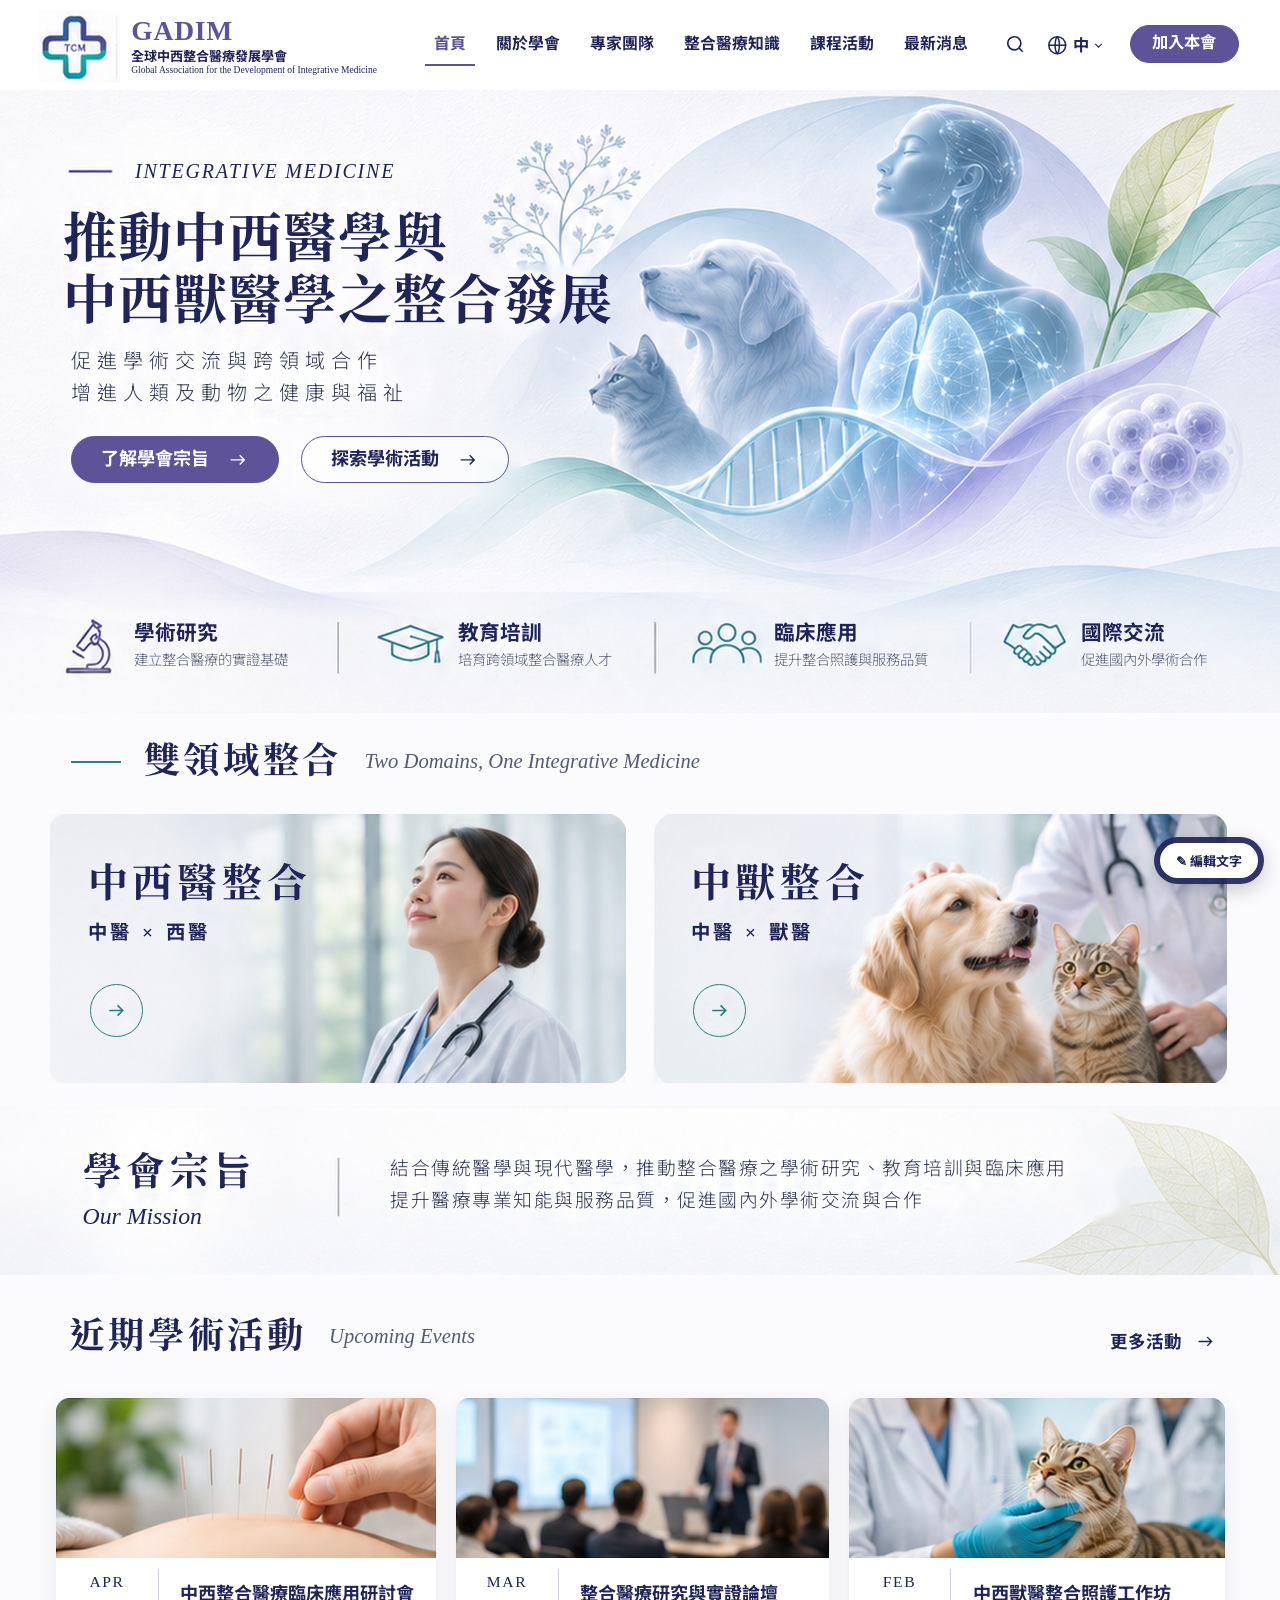
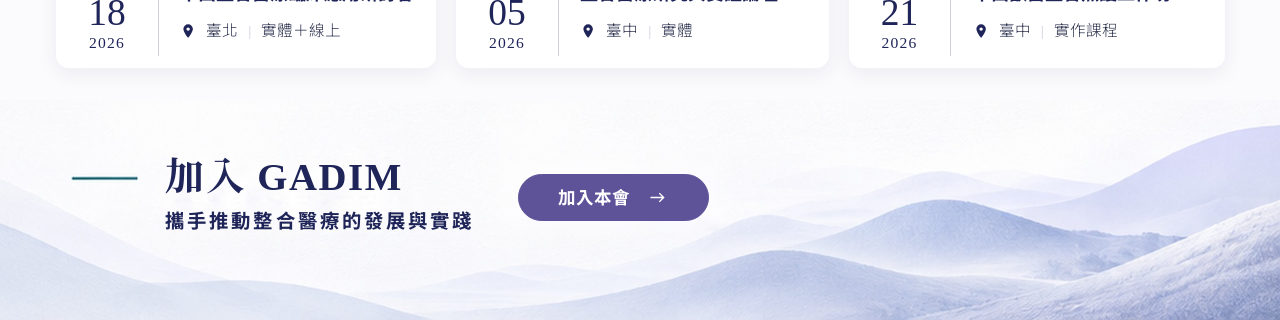
<file: index.html>
<!doctype html>
<html lang="zh-Hant">
<head>
<meta charset="utf-8">
<meta name="viewport" content="width=device-width, initial-scale=1">
<title>GADIM 全球中西整合醫療發展學會</title>
<meta name="description" content="全球中西整合醫療發展學會（GADIM）推動中西醫學與中西獸醫學之整合發展。">
<!-- 備用字型：電腦沒有微軟正黑體／新細明體時（如 Mac、手機）才會用到 -->
<link rel="preconnect" href="https://fonts.googleapis.com">
<link rel="preconnect" href="https://fonts.gstatic.com" crossorigin>
<link href="https://fonts.googleapis.com/css2?family=Noto+Sans+TC:wght@300;700&family=Noto+Serif+TC:wght@700&family=Tinos:ital,wght@0,400;0,700;1,400&display=swap" rel="stylesheet">
<link rel="stylesheet" href="style.css">
<link rel="stylesheet" href="header.css">
<link rel="stylesheet" href="nav-dropdown.css">
</head>
<body>
<div class="page">

<!-- ================= 頁首（共用，樣式見 header.css） ================= -->
<header class="gh">
  <div class="gh-inner">
    <a class="gh-brand" href="index.html" aria-label="GADIM 首頁">
      <img class="gh-logo gh-abs" style="--x:30;--y:8" src="images/logo.png" alt="GADIM 標誌">
      <div class="gh-text gh-abs" style="--x:105;--y:11">
        <div class="gh-name">GADIM</div>
        <div class="gh-zh">全球中西整合醫療發展學會</div>
        <div class="gh-en">Global Association for the Development of Integrative Medicine</div>
      </div>
    </a>
    <nav class="gh-nav gh-abs" id="nav" style="--x:347;--y:29" aria-label="主要導覽">
      <a href="index.html" class="active" aria-current="page">首頁</a>
      <a href="about.html">關於學會</a>
      <div class="nav-drop">
        <a href="expert-chen-jianlin.html" class="nav-drop-toggle" aria-haspopup="true" aria-expanded="false">專家團隊</a>
        <div class="nav-drop-menu">
          <ul class="nav-drop-list">
            <li class="nav-drop-group">中醫師</li>
            <li><a href="expert-chen-jianlin.html">陳建霖 醫師</a></li>
            <li><a href="expert-qiu-yingsheng.html">丘應生 醫師</a></li>
            <li><a href="expert-chen-yiguang.html">陳逸光 醫師</a></li>
            <li class="nav-drop-group">西醫師</li>
            <li><a href="expert-lin-xintai.html">林新泰 醫師</a></li>
            <li class="nav-drop-group">獸醫師</li>
            <li><a href="expert-lin-gengxuan.html">林耿玄 獸醫師</a></li>
            <li class="nav-drop-group">護理師</li>
            <li><a href="expert-luo-xiaofen.html">羅筱芬 護理師</a></li>
          </ul>
        </div>
      </div>
      <a href="index.html">整合醫療知識</a>
      <a href="index.html">課程活動</a>
      <a href="index.html">最新消息</a>
    </nav>
    <div class="gh-tools">
      <button class="gh-icon gh-search gh-abs" style="--x:803;--y:26" aria-label="搜尋">
        <svg viewBox="0 0 24 24" fill="none" stroke="currentColor" stroke-width="1.8"><circle cx="11" cy="11" r="7"/><path d="m20 20-4-4"/></svg>
      </button>
      <button class="gh-icon gh-lang gh-abs" style="--x:837;--y:26" aria-label="語言">
        <svg viewBox="0 0 24 24" fill="none" stroke="currentColor" stroke-width="1.6"><circle cx="12" cy="12" r="9"/><path d="M3 12h18M12 3c3 3.5 3 14.5 0 18M12 3c-3 3.5-3 14.5 0 18"/></svg>
        <span>中</span>
        <svg viewBox="0 0 24 24" fill="none" stroke="currentColor" stroke-width="2" style="width:.8em;height:.8em"><path d="m6 9 6 6 6-6"/></svg>
      </button>
      <a class="gh-join gh-abs" style="--x:904;--y:20" href="join.html"><span>加入本會</span></a>
      <button class="gh-icon gh-menu" aria-label="選單" aria-controls="nav" onclick="document.getElementById('nav').classList.toggle('open')">
        <svg viewBox="0 0 24 24" fill="none" stroke="currentColor" stroke-width="2"><path d="M4 7h16M4 12h16M4 17h16"/></svg>
      </button>
    </div>
  </div>
</header>

<main>
  <!-- ================= 主視覺 ================= -->
  <section class="hero">
    <div class="hero-bg" role="img" aria-label="人體、狗與貓的整合醫學意象圖"></div>
    <div class="hero-copy">
      <div class="eyebrow abs" style="--x:108;--y:56">INTEGRATIVE MEDICINE</div>
      <h1 class="font-title abs" style="--x:50;--y:94">推動中西醫學與<br>中西獸醫學之整合發展</h1>
      <p class="hero-lead abs" style="--x:57;--y:205">促進學術交流與跨領域合作<br>增進人類及動物之健康與福祉</p>
      <div class="hero-actions abs" style="--x:57;--y:277">
        <a class="btn btn-primary" href="about.html#mission"><span>了解學會宗旨</span>
          <svg class="arrow" viewBox="0 0 24 24" fill="none" stroke="currentColor" stroke-width="1.6"><path d="M4 12h15m-5-5 5 5-5 5"/></svg></a>
        <a class="btn btn-outline" href="#events"><span>探索學術活動</span>
          <svg class="arrow" viewBox="0 0 24 24" fill="none" stroke="currentColor" stroke-width="1.6"><path d="M4 12h15m-5-5 5 5-5 5"/></svg></a>
      </div>
    </div>
  </section>

  <!-- ================= 四大特色 ================= -->
  <section class="features">
    <div class="feature">
      <img class="feature-icon abs" style="--x:48;--y:18;--iw:48" src="images/icon1.png" alt="">
      <div class="feature-text abs" style="--x:107;--y:26"><h3 class="font-sub">學術研究</h3><p>建立整合醫療的實證基礎</p></div>
    </div>
    <span class="vline" style="left:calc(270 * var(--u));top:calc(27 * var(--u))"></span>
    <div class="feature">
      <img class="feature-icon abs" style="--x:296;--y:20;--iw:64" src="images/icon2.png" alt="">
      <div class="feature-text abs" style="--x:366;--y:26"><h3 class="font-sub">教育培訓</h3><p>培育跨領域整合醫療人才</p></div>
    </div>
    <span class="vline" style="left:calc(523 * var(--u));top:calc(27 * var(--u))"></span>
    <div class="feature">
      <img class="feature-icon abs" style="--x:549;--y:20;--iw:64" src="images/icon3.png" alt="">
      <div class="feature-text abs" style="--x:619;--y:26"><h3 class="font-sub">臨床應用</h3><p>提升整合照護與服務品質</p></div>
    </div>
    <span class="vline" style="left:calc(777 * var(--u));top:calc(27 * var(--u))"></span>
    <div class="feature">
      <img class="feature-icon abs" style="--x:797;--y:20;--iw:61" src="images/icon4.png" alt="">
      <div class="feature-text abs" style="--x:865;--y:26"><h3 class="font-sub">國際交流</h3><p>促進國內外學術合作</p></div>
    </div>
  </section>

  <!-- ================= 雙領域整合 ================= -->
  <section class="domains-sec">
    <div class="section-title abs" style="--x:57;--y:22">
      <span class="dash"></span>
      <h2 class="font-title">雙領域整合</h2>
      <span class="en-italic">Two Domains, One Integrative Medicine</span>
    </div>
    <a class="domain-card abs" href="#" style="--x:40;--y:81;--w:461;--img:url('images/card-tcm.jpg')">
      <div class="in"><h3 class="font-title">中西醫整合</h3><p>中醫 × 西醫</p></div>
      <span class="circle-btn"><svg class="arrow" viewBox="0 0 24 24" fill="none" stroke="currentColor" stroke-width="1.6"><path d="M5 12h13m-5-5 5 5-5 5"/></svg></span>
    </a>
    <a class="domain-card abs" href="#" style="--x:522;--y:81;--w:459;--img:url('images/card-vet.jpg')">
      <div class="in"><h3 class="font-title">中獸整合</h3><p>中醫 × 獸醫</p></div>
      <span class="circle-btn"><svg class="arrow" viewBox="0 0 24 24" fill="none" stroke="currentColor" stroke-width="1.6"><path d="M5 12h13m-5-5 5 5-5 5"/></svg></span>
    </a>
  </section>

  <!-- ================= 學會宗旨 ================= -->
  <section class="mission" id="mission">
    <div class="mission-title abs" style="--x:66;--y:33">
      <h2 class="font-title">學會宗旨</h2>
      <div class="en-italic">Our Mission</div>
    </div>
    <p class="mission-text abs" style="--x:312;--y:37">結合傳統醫學與現代醫學，推動整合醫療之學術研究、教育培訓與臨床應用<br>提升醫療專業知能與服務品質，促進國內外學術交流與合作</p>
  </section>

  <!-- ================= 近期學術活動 ================= -->
  <section class="events-sec" id="events">
    <div class="events-head">
      <div class="section-title abs" style="--x:55;--y:32">
        <h2 class="font-title">近期學術活動</h2>
        <span class="en-italic">Upcoming Events</span>
      </div>
      <a class="more-link abs" style="--x:888;--y:42" href="#"><span>更多活動</span>
        <svg class="arrow" viewBox="0 0 24 24" fill="none" stroke="currentColor" stroke-width="1.6"><path d="M4 12h15m-5-5 5 5-5 5"/></svg></a>
    </div>

    <a class="event-card abs" href="#" style="--x:45;--y:98;--w:304">
      <img src="images/event1.jpg" alt="針灸臨床">
      <div class="event-body">
        <div class="event-date"><span class="m">APR</span><span class="d">18</span><span class="y">2026</span></div>
        <div class="event-info">
          <h3 class="font-sub">中西整合醫療臨床應用研討會</h3>
          <div class="event-meta"><svg viewBox="0 0 24 24" fill="currentColor"><path d="M12 2a7 7 0 0 0-7 7c0 5 7 13 7 13s7-8 7-13a7 7 0 0 0-7-7zm0 9.5A2.5 2.5 0 1 1 12 6.5a2.5 2.5 0 0 1 0 5z"/></svg><span>臺北</span><span class="sep">|</span><span>實體＋線上</span></div>
        </div>
      </div>
    </a>
    <a class="event-card abs" href="#" style="--x:365;--y:98;--w:298">
      <img src="images/event2.jpg" alt="研究論壇會場">
      <div class="event-body">
        <div class="event-date"><span class="m">MAR</span><span class="d">05</span><span class="y">2026</span></div>
        <div class="event-info">
          <h3 class="font-sub">整合醫療研究與實證論壇</h3>
          <div class="event-meta"><svg viewBox="0 0 24 24" fill="currentColor"><path d="M12 2a7 7 0 0 0-7 7c0 5 7 13 7 13s7-8 7-13a7 7 0 0 0-7-7zm0 9.5A2.5 2.5 0 1 1 12 6.5a2.5 2.5 0 0 1 0 5z"/></svg><span>臺中</span><span class="sep">|</span><span>實體</span></div>
        </div>
      </div>
    </a>
    <a class="event-card abs" href="#" style="--x:679;--y:98;--w:301">
      <img src="images/event3.jpg" alt="獸醫照護貓咪">
      <div class="event-body">
        <div class="event-date"><span class="m">FEB</span><span class="d">21</span><span class="y">2026</span></div>
        <div class="event-info">
          <h3 class="font-sub">中西獸醫整合照護工作坊</h3>
          <div class="event-meta"><svg viewBox="0 0 24 24" fill="currentColor"><path d="M12 2a7 7 0 0 0-7 7c0 5 7 13 7 13s7-8 7-13a7 7 0 0 0-7-7zm0 9.5A2.5 2.5 0 1 1 12 6.5a2.5 2.5 0 0 1 0 5z"/></svg><span>臺中</span><span class="sep">|</span><span>實作課程</span></div>
        </div>
      </div>
    </a>
  </section>

  <!-- ================= 加入 GADIM ================= -->
  <section class="join" id="join">
    <div class="join-title abs" style="--x:132;--y:43">
      <div>
        <h2 class="font-title">加入 GADIM</h2>
        <p>攜手推動整合醫療的發展與實踐</p>
      </div>
    </div>
    <a class="btn btn-primary abs" style="--x:414;--y:59" href="join.html"><span>加入本會</span>
      <svg class="arrow" viewBox="0 0 24 24" fill="none" stroke="currentColor" stroke-width="1.6"><path d="M4 12h15m-5-5 5 5-5 5"/></svg></a>
  </section>
</main>
</div>

<!-- ================= 文字編輯工具 ================= -->
<div class="edit-bar" data-tool>
  <button type="button" id="editToggle">✎ 編輯文字</button>
  <button type="button" id="saveBtn" hidden>下載修改後的網頁</button>
</div>
<div class="toast" id="toast" data-tool></div>

<script src="editor.js"></script>
<script src="nav-dropdown.js"></script>
</body>
</html>
</file>
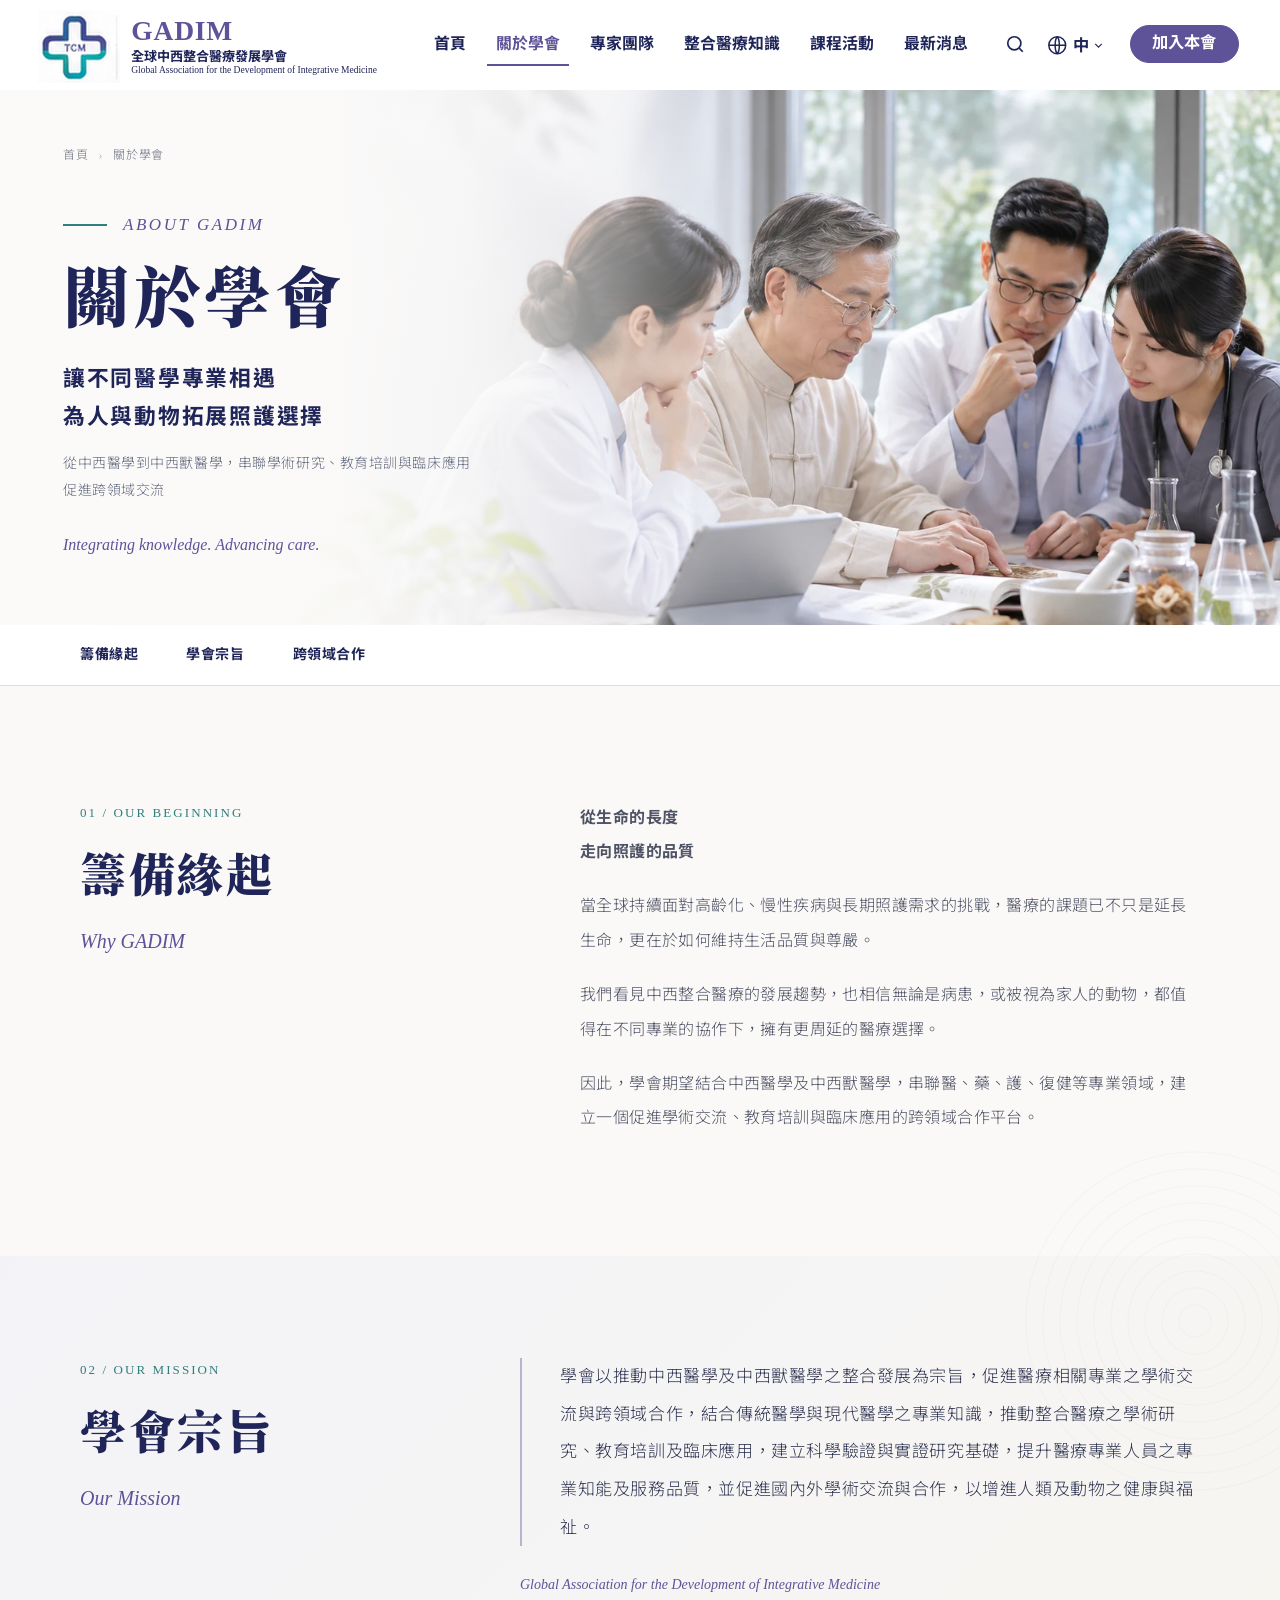
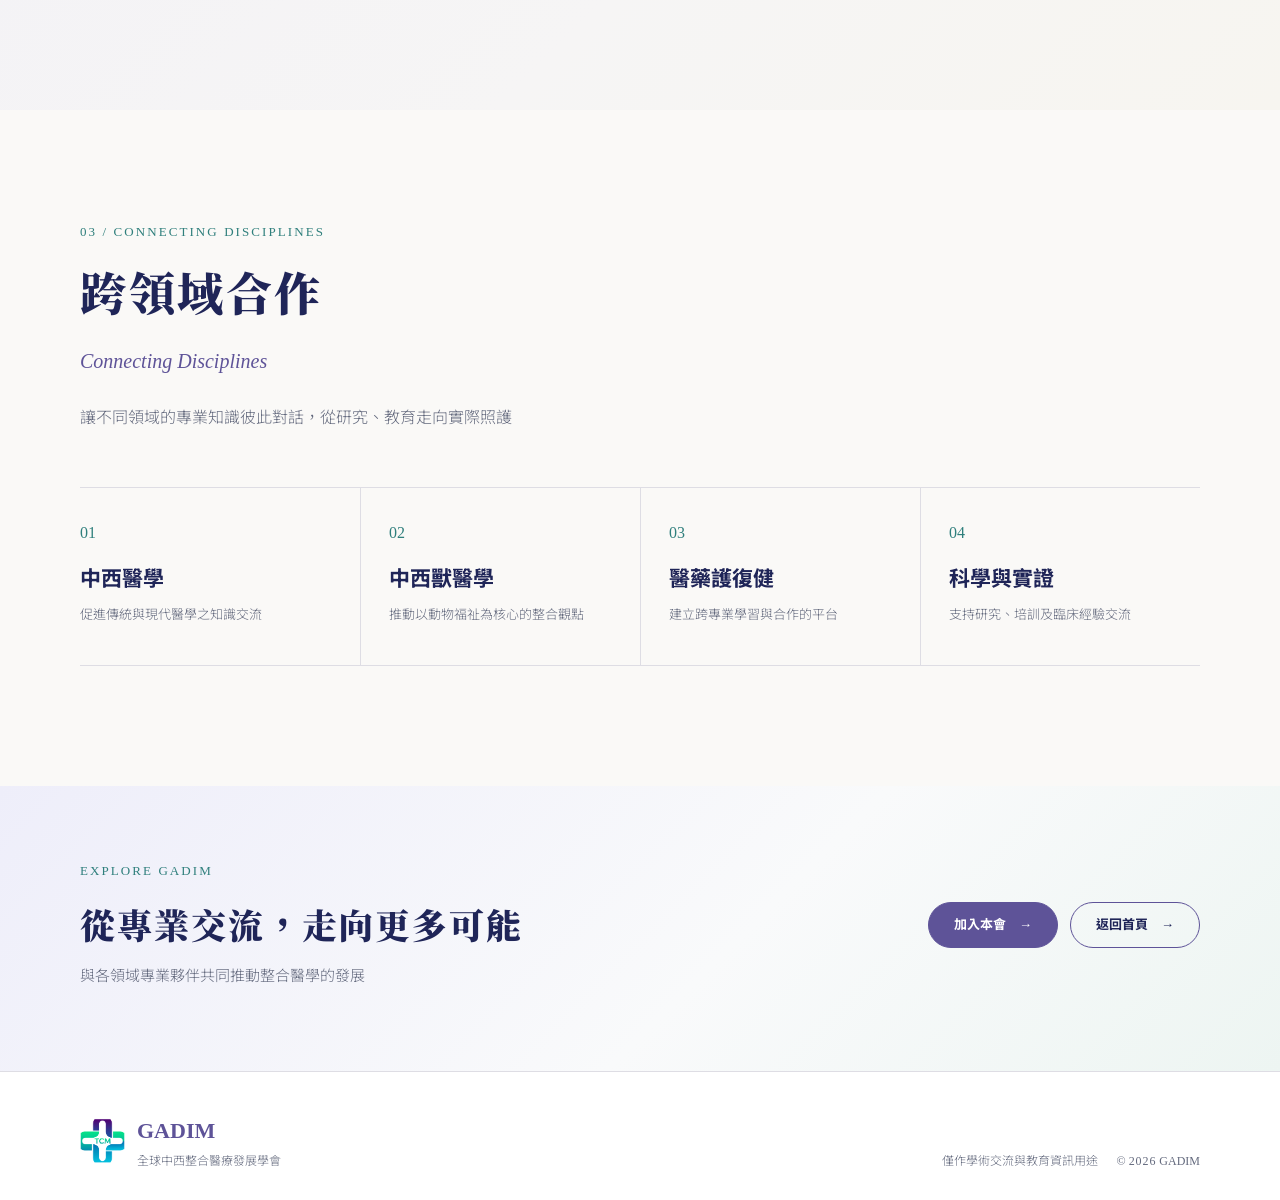
<file: about.html>
<!doctype html>
<html lang="zh-Hant">
<head>
<meta charset="utf-8">
<meta name="viewport" content="width=device-width, initial-scale=1">
<meta name="description" content="GADIM 全球中西整合醫療發展學會，致力於中西醫學與中西獸醫學整合，促進學術交流、跨專業合作、教育培訓與臨床應用。">
<title>關於學會｜GADIM 全球中西整合醫療發展學會</title>
<link rel="stylesheet" href="about.css">
<link rel="stylesheet" href="header.css">
<link rel="stylesheet" href="nav-dropdown.css">
</head>
<body>
<div class="page">
<!-- ================= 頁首（共用，樣式見 header.css） ================= -->
<header class="gh">
  <div class="gh-inner">
    <a class="gh-brand" href="index.html" aria-label="GADIM 首頁">
      <img class="gh-logo gh-abs" style="--x:30;--y:8" src="images/logo.png" alt="GADIM 標誌">
      <div class="gh-text gh-abs" style="--x:105;--y:11">
        <div class="gh-name">GADIM</div>
        <div class="gh-zh">全球中西整合醫療發展學會</div>
        <div class="gh-en">Global Association for the Development of Integrative Medicine</div>
      </div>
    </a>
    <nav class="gh-nav gh-abs" id="nav" style="--x:347;--y:29" aria-label="主要導覽">
      <a href="index.html">首頁</a>
      <a href="about.html" class="active" aria-current="page">關於學會</a>
      <div class="nav-drop">
        <a href="expert-chen-jianlin.html" class="nav-drop-toggle" aria-haspopup="true" aria-expanded="false">專家團隊</a>
        <div class="nav-drop-menu">
          <ul class="nav-drop-list">
            <li class="nav-drop-group">中醫師</li>
            <li><a href="expert-chen-jianlin.html">陳建霖 醫師</a></li>
            <li><a href="expert-qiu-yingsheng.html">丘應生 醫師</a></li>
            <li><a href="expert-chen-yiguang.html">陳逸光 醫師</a></li>
            <li class="nav-drop-group">西醫師</li>
            <li><a href="expert-lin-xintai.html">林新泰 醫師</a></li>
            <li class="nav-drop-group">獸醫師</li>
            <li><a href="expert-lin-gengxuan.html">林耿玄 獸醫師</a></li>
            <li class="nav-drop-group">護理師</li>
            <li><a href="expert-luo-xiaofen.html">羅筱芬 護理師</a></li>
          </ul>
        </div>
      </div>
      <a href="index.html">整合醫療知識</a>
      <a href="index.html">課程活動</a>
      <a href="index.html">最新消息</a>
    </nav>
    <div class="gh-tools">
      <button class="gh-icon gh-search gh-abs" style="--x:803;--y:26" aria-label="搜尋">
        <svg viewBox="0 0 24 24" fill="none" stroke="currentColor" stroke-width="1.8"><circle cx="11" cy="11" r="7"/><path d="m20 20-4-4"/></svg>
      </button>
      <button class="gh-icon gh-lang gh-abs" style="--x:837;--y:26" aria-label="語言">
        <svg viewBox="0 0 24 24" fill="none" stroke="currentColor" stroke-width="1.6"><circle cx="12" cy="12" r="9"/><path d="M3 12h18M12 3c3 3.5 3 14.5 0 18M12 3c-3 3.5-3 14.5 0 18"/></svg>
        <span>中</span>
        <svg viewBox="0 0 24 24" fill="none" stroke="currentColor" stroke-width="2" style="width:.8em;height:.8em"><path d="m6 9 6 6 6-6"/></svg>
      </button>
      <a class="gh-join gh-abs" style="--x:904;--y:20" href="join.html"><span>加入本會</span></a>
      <button class="gh-icon gh-menu" aria-label="選單" aria-controls="nav" onclick="document.getElementById('nav').classList.toggle('open')">
        <svg viewBox="0 0 24 24" fill="none" stroke="currentColor" stroke-width="2"><path d="M4 7h16M4 12h16M4 17h16"/></svg>
      </button>
    </div>
  </div>
</header>
<main>
<section class="about-hero" aria-label="關於學會頁首">
<div class="hero-content">
 <div class="breadcrumb"><a href="index.html">首頁</a><span>›</span>關於學會</div>
 <div class="eyebrow">ABOUT GADIM</div>
 <h1 class="zh-title">關於學會</h1>
 <p class="hero-lead">讓不同醫學專業相遇<br>為人與動物拓展照護選擇</p>
 <p class="hero-caption">從中西醫學到中西獸醫學<span class="cap-sep">，</span><br class="cap-m">串聯學術研究、教育培訓與臨床應用<br>促進跨領域交流</p>
 <p class="hero-micro">Integrating knowledge. Advancing care.</p>
</div>
</section>
<nav class="subnav" aria-label="本頁導覽"><div class="subnav-inner"><a href="#story">籌備緣起</a><a href="#mission">學會宗旨</a><a href="#principles">跨領域合作</a></div></nav>
<section class="story" id="story"><div class="shell"><div class="story-grid">
 <div><span class="section-index">01 / OUR BEGINNING</span><h2 class="zh-title">籌備緣起</h2><div class="en-italic">Why GADIM</div></div>
 <div class="story-copy"><p class="story-intro">從生命的長度<br>走向照護的品質</p>
 <p>當全球持續面對高齡化、慢性疾病與長期照護需求的挑戰，醫療的課題已不只是延長生命，更在於如何維持生活品質與尊嚴。</p>
 <p>我們看見中西整合醫療的發展趨勢，也相信無論是病患，或被視為家人的動物，都值得在不同專業的協作下，擁有更周延的醫療選擇。</p>
 <p>因此，學會期望結合中西醫學及中西獸醫學，串聯醫、藥、護、復健等專業領域，建立一個促進學術交流、教育培訓與臨床應用的跨領域合作平台。</p>
 </div></div></div></section>
<section class="mission" id="mission"><div class="shell"><div class="mission-grid">
 <div><span class="section-index">02 / OUR MISSION</span><h2 class="zh-title">學會宗旨</h2><div class="en-italic">Our Mission</div></div>
 <div><p class="mission-copy">學會以推動中西醫學及中西獸醫學之整合發展為宗旨，促進醫療相關專業之學術交流與跨領域合作，結合傳統醫學與現代醫學之專業知識，推動整合醫療之學術研究、教育培訓及臨床應用，建立科學驗證與實證研究基礎，提升醫療專業人員之專業知能及服務品質，並促進國內外學術交流與合作，以增進人類及動物之健康與福祉。</p><p class="mission-small">Global Association for the Development of Integrative Medicine</p></div>
 </div></div></section>
<section class="principles" id="principles"><div class="shell">
 <div class="principles-header"><span class="section-index">03 / CONNECTING DISCIPLINES</span><h2 class="zh-title">跨領域合作</h2><div class="en-italic">Connecting Disciplines</div><p>讓不同領域的專業知識彼此對話，從研究、教育走向實際照護</p></div>
 <div class="principles-grid">
 <div class="principle"><b>01</b><h3 class="zh-sub">中西醫學</h3><p>促進傳統與現代醫學之知識交流</p></div>
 <div class="principle"><b>02</b><h3 class="zh-sub">中西獸醫學</h3><p>推動以動物福祉為核心的整合觀點</p></div>
 <div class="principle"><b>03</b><h3 class="zh-sub">醫藥護復健</h3><p>建立跨專業學習與合作的平台</p></div>
 <div class="principle"><b>04</b><h3 class="zh-sub">科學與實證</h3><p>支持研究、培訓及臨床經驗交流</p></div>
 </div></div></section>
<section class="cta"><div class="shell"><div class="cta-inner"><div><span class="section-index">EXPLORE GADIM</span><h2 class="zh-title">從專業交流，走向更多可能</h2><p>與各領域專業夥伴共同推動整合醫學的發展</p></div><div class="cta-actions"><a class="pill" href="index.html#join">加入本會　→</a><a class="pill outline" href="index.html">返回首頁　→</a></div></div></div></section>
</main>
<footer class="footer"><div class="shell"><div class="footer-inner"><div class="footer-logo"><img src="images/logo-hd.png" alt=""><div><strong>GADIM</strong><div class="small">全球中西整合醫療發展學會</div></div></div><div class="footer-links"><span>僅作學術交流與教育資訊用途</span><span>© <span class="en">2026</span> GADIM</span></div></div></div></footer>
</div>
<script src="nav-dropdown.js"></script>
</body></html>
</file>
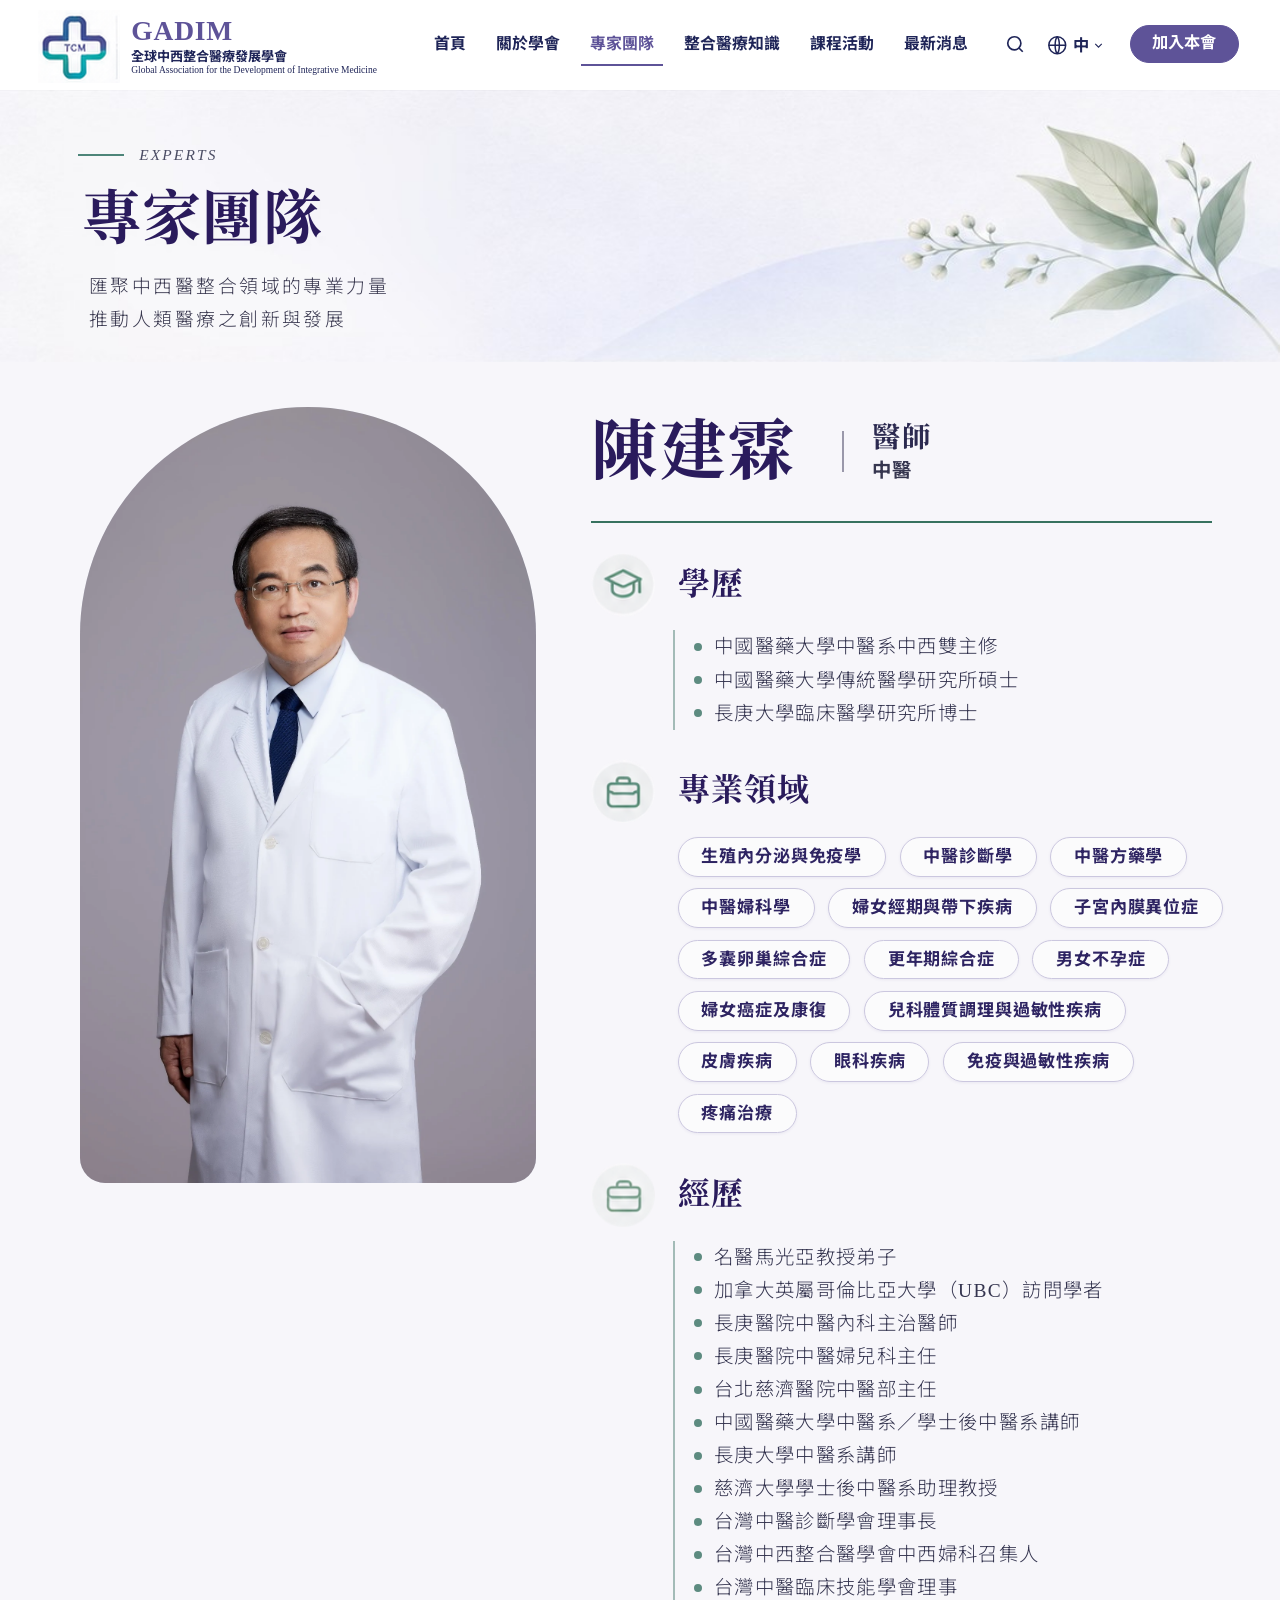
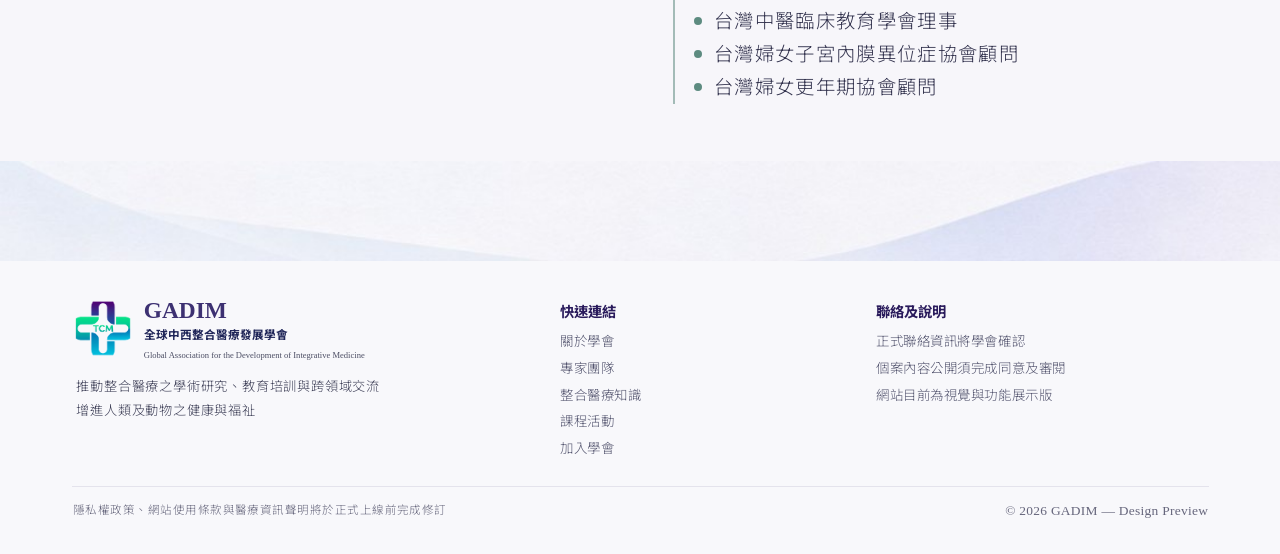
<file: expert-chen-jianlin.html>
<!doctype html>
<html lang="zh-Hant">
<head>
<meta charset="utf-8">
<meta name="viewport" content="width=device-width, initial-scale=1">
<title>陳建霖 醫師｜GADIM 全球中西整合醫療發展學會</title>
<meta name="description" content="GADIM 專家團隊：陳建霖醫師，中醫。學歷、專業領域與經歷。">
<!-- 備用字型：電腦沒有微軟正黑體／新細明體時（如 Mac、手機）才會用到 -->
<link rel="preconnect" href="https://fonts.googleapis.com">
<link rel="preconnect" href="https://fonts.gstatic.com" crossorigin>
<link href="https://fonts.googleapis.com/css2?family=Noto+Sans+TC:wght@300;700&family=Noto+Serif+TC:wght@700&family=Tinos:ital,wght@0,400;0,700;1,400&display=swap" rel="stylesheet">
<link rel="stylesheet" href="expert.css">
<link rel="stylesheet" href="header.css">
<link rel="stylesheet" href="nav-dropdown.css">
</head>
<body>
<div class="page">

<!-- ================= 頁首（共用，樣式見 header.css） ================= -->
<header class="gh">
  <div class="gh-inner">
    <a class="gh-brand" href="index.html" aria-label="GADIM 首頁">
      <img class="gh-logo gh-abs" style="--x:30;--y:8" src="images/logo.png" alt="GADIM 標誌">
      <div class="gh-text gh-abs" style="--x:105;--y:11">
        <div class="gh-name">GADIM</div>
        <div class="gh-zh">全球中西整合醫療發展學會</div>
        <div class="gh-en">Global Association for the Development of Integrative Medicine</div>
      </div>
    </a>
    <nav class="gh-nav gh-abs" id="nav" style="--x:347;--y:29" aria-label="主要導覽">
      <a href="index.html">首頁</a>
      <a href="about.html">關於學會</a>
      <div class="nav-drop">
        <a href="expert-chen-jianlin.html" class="nav-drop-toggle active" aria-haspopup="true" aria-expanded="false">專家團隊</a>
        <div class="nav-drop-menu">
          <ul class="nav-drop-list">
            <li class="nav-drop-group">中醫師</li>
            <li><a href="expert-chen-jianlin.html" aria-current="page">陳建霖 醫師</a></li>
            <li><a href="expert-qiu-yingsheng.html">丘應生 醫師</a></li>
            <li><a href="expert-chen-yiguang.html">陳逸光 醫師</a></li>
            <li class="nav-drop-group">西醫師</li>
            <li><a href="expert-lin-xintai.html">林新泰 醫師</a></li>
            <li class="nav-drop-group">獸醫師</li>
            <li><a href="expert-lin-gengxuan.html">林耿玄 獸醫師</a></li>
            <li class="nav-drop-group">護理師</li>
            <li><a href="expert-luo-xiaofen.html">羅筱芬 護理師</a></li>
          </ul>
        </div>
      </div>
      <a href="index.html">整合醫療知識</a>
      <a href="index.html">課程活動</a>
      <a href="index.html">最新消息</a>
    </nav>
    <div class="gh-tools">
      <button class="gh-icon gh-search gh-abs" style="--x:803;--y:26" aria-label="搜尋">
        <svg viewBox="0 0 24 24" fill="none" stroke="currentColor" stroke-width="1.8"><circle cx="11" cy="11" r="7"/><path d="m20 20-4-4"/></svg>
      </button>
      <button class="gh-icon gh-lang gh-abs" style="--x:837;--y:26" aria-label="語言">
        <svg viewBox="0 0 24 24" fill="none" stroke="currentColor" stroke-width="1.6"><circle cx="12" cy="12" r="9"/><path d="M3 12h18M12 3c3 3.5 3 14.5 0 18M12 3c-3 3.5-3 14.5 0 18"/></svg>
        <span>中</span>
        <svg viewBox="0 0 24 24" fill="none" stroke="currentColor" stroke-width="2" style="width:.8em;height:.8em"><path d="m6 9 6 6 6-6"/></svg>
      </button>
      <a class="gh-join gh-abs" style="--x:904;--y:20" href="join.html"><span>加入本會</span></a>
      <button class="gh-icon gh-menu" aria-label="選單" aria-controls="nav" onclick="document.getElementById('nav').classList.toggle('open')">
        <svg viewBox="0 0 24 24" fill="none" stroke="currentColor" stroke-width="2"><path d="M4 7h16M4 12h16M4 17h16"/></svg>
      </button>
    </div>
  </div>
</header>

<main class="expert expert-flow">
  <!-- ===== 頁首標題 ===== -->
  <section class="hero">
    <img class="hero-leaf" src="images/experts/hero-leaf.jpg" alt="" aria-hidden="true">
    <div class="eyebrow abs" style="--x:68;--y:50">EXPERTS</div>
    <h1 class="hero-title f-title abs" style="--x:72;--y:88">專家團隊</h1>
    <!-- 頁首副標依專家類別選用（兩行、不加標點）：
         醫師　：匯聚中西醫整合領域的專業力量 / 推動人類醫療之創新與發展
         獸醫師：匯聚中西獸醫整合領域的專業力量 / 推動動物醫療之創新與發展
         護理師：匯聚整合照護領域的專業力量 / 推動護理照護之創新與發展 -->
    <p class="hero-lead abs" data-category="醫師" style="--x:78;--y:158">匯聚中西醫整合領域的專業力量<br>推動人類醫療之創新與發展</p>
  </section>

  <!-- ===== 專家介紹（共用版型：照片在左、內容依序往下排） ===== -->
  <section class="ep">
    <div class="ep-grid">
      <div class="ep-photo"><img src="images/experts/chen-jianlin.webp" alt="陳建霖醫師肖像" style="object-position:50% 18%"></div>
      <div class="ep-info">
        <div class="name-row">
          <h2 class="name f-title" style="--fs:58">陳建霖</h2>
          <span class="name-divider"></span>
          <p class="cred">醫師<small>中醫</small></p>
        </div>
        <div class="name-line"></div>

        <div class="ep-sec">
          <img class="ep-icon" src="images/experts/lin-xintai-icon-edu.png" alt="">
          <h2 class="f-title">學歷</h2>
          <ul class="ep-list">
            <li>中國醫藥大學中醫系中西雙主修</li>
            <li>中國醫藥大學傳統醫學研究所碩士</li>
            <li>長庚大學臨床醫學研究所博士</li>
          </ul>
        </div>

        <div class="ep-sec">
          <img class="ep-icon" src="images/experts/lin-xintai-icon-focus.png" alt="">
          <h2 class="f-title">專業領域</h2>
          <ul class="ep-chips">
            <li>生殖內分泌與免疫學</li>
            <li>中醫診斷學</li>
            <li>中醫方藥學</li>
            <li>中醫婦科學</li>
            <li>婦女經期與帶下疾病</li>
            <li>子宮內膜異位症</li>
            <li>多囊卵巢綜合症</li>
            <li>更年期綜合症</li>
            <li>男女不孕症</li>
            <li>婦女癌症及康復</li>
            <li>兒科體質調理與過敏性疾病</li>
            <li>皮膚疾病</li>
            <li>眼科疾病</li>
            <li>免疫與過敏性疾病</li>
            <li>疼痛治療</li>
          </ul>
        </div>

        <div class="ep-sec">
          <img class="ep-icon" src="images/experts/lin-gengxuan-icon-work.png" alt="">
          <h2 class="f-title">經歷</h2>
          <ul class="ep-list">
            <li>名醫馬光亞教授弟子</li>
            <li>加拿大英屬哥倫比亞大學（UBC）訪問學者</li>
            <li>長庚醫院中醫內科主治醫師</li>
            <li>長庚醫院中醫婦兒科主任</li>
            <li>台北慈濟醫院中醫部主任</li>
            <li>中國醫藥大學中醫系／學士後中醫系講師</li>
            <li>長庚大學中醫系講師</li>
            <li>慈濟大學學士後中醫系助理教授</li>
            <li>台灣中醫診斷學會理事長</li>
            <li>台灣中西整合醫學會中西婦科召集人</li>
            <li>台灣中醫臨床技能學會理事</li>
            <li>台灣中醫臨床教育學會理事</li>
            <li>台灣婦女子宮內膜異位症協會顧問</li>
            <li>台灣婦女更年期協會顧問</li>
          </ul>
        </div>
      </div>
    </div>
    <img class="ep-wave" src="images/experts/wave.jpg" alt="" aria-hidden="true">
  </section>
</main>

<!-- ================= 頁尾 ================= -->
<footer class="site-footer">
  <div class="f-brand">
    <img class="f-logo abs" style="--x:66;--y:34" src="images/logo-hd.png" alt="GADIM 標誌">
    <div class="abs" style="--x:126;--y:33">
      <div class="f-name">GADIM</div>
      <div class="f-zh">全球中西整合醫療發展學會</div>
      <div class="f-en">Global Association for the Development of Integrative Medicine</div>
    </div>
  </div>
  <p class="f-desc abs" style="--x:67;--y:100">推動整合醫療之學術研究、教育培訓與跨領域交流<br>增進人類及動物之健康與福祉</p>
  <div class="f-col abs" style="--x:491;--y:38">
    <h3>快速連結</h3>
    <ul>
      <li><a href="about.html">關於學會</a></li>
      <li><a href="expert-chen-jianlin.html">專家團隊</a></li>
      <li><a href="index.html">整合醫療知識</a></li>
      <li><a href="index.html">課程活動</a></li>
      <li><a href="index.html#join">加入學會</a></li>
    </ul>
  </div>
  <div class="f-col abs" style="--x:768;--y:38">
    <h3>聯絡及說明</h3>
    <ul>
      <li>正式聯絡資訊將學會確認</li>
      <li>個案內容公開須完成同意及審閱</li>
      <li>網站目前為視覺與功能展示版</li>
    </ul>
  </div>
  <div class="f-rule abs" style="--x:63;--y:197"></div>
  <p class="f-note abs" style="--x:64;--y:214">隱私權政策、網站使用條款與醫療資訊聲明將於正式上線前完成修訂</p>
  <p class="f-copy abs" style="--x:0;--y:213">© 2026 GADIM — Design Preview</p>
</footer>

</div>
<script src="nav-dropdown.js"></script>
</body>
</html>
</file>
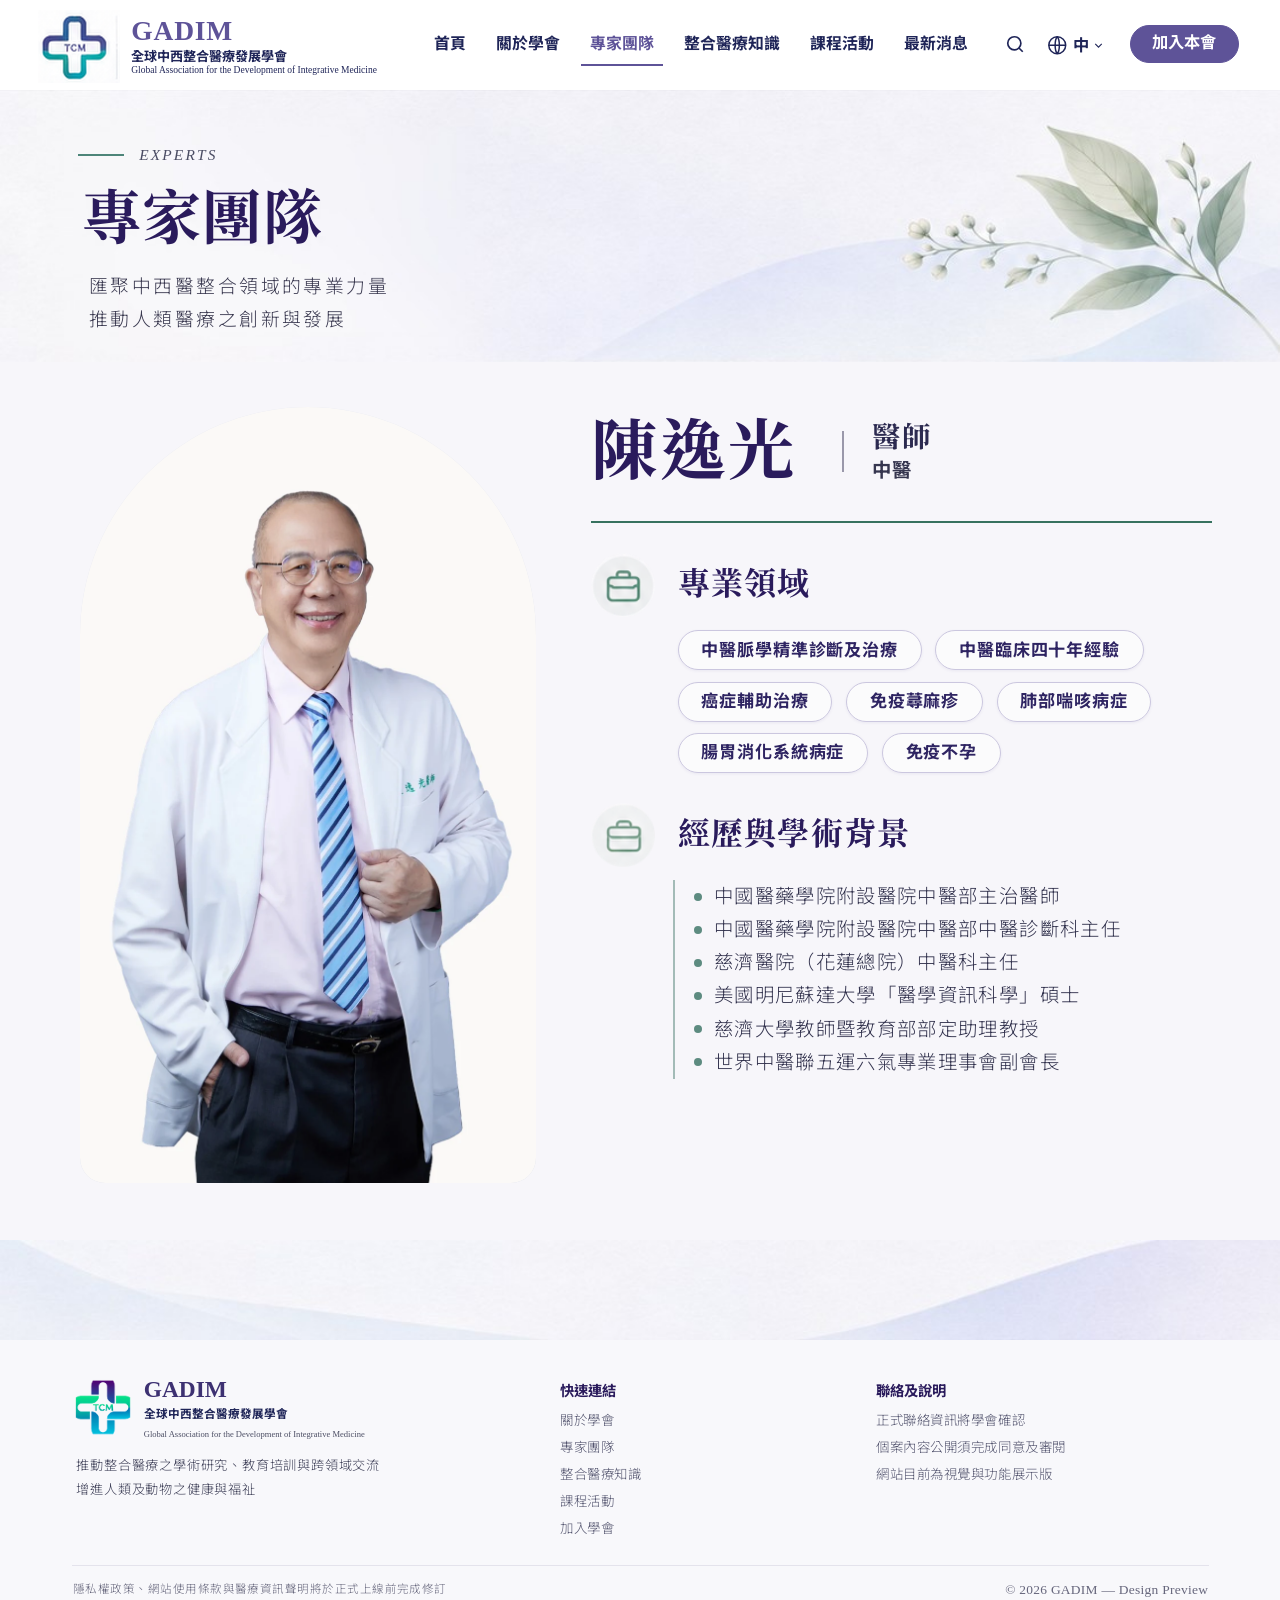
<file: expert-chen-yiguang.html>
<!doctype html>
<html lang="zh-Hant">
<head>
<meta charset="utf-8">
<meta name="viewport" content="width=device-width, initial-scale=1">
<title>陳逸光 醫師｜GADIM 全球中西整合醫療發展學會</title>
<meta name="description" content="GADIM 專家團隊：陳逸光醫師，中醫。專業領域與經歷。">
<!-- 備用字型：電腦沒有微軟正黑體／新細明體時（如 Mac、手機）才會用到 -->
<link rel="preconnect" href="https://fonts.googleapis.com">
<link rel="preconnect" href="https://fonts.gstatic.com" crossorigin>
<link href="https://fonts.googleapis.com/css2?family=Noto+Sans+TC:wght@300;700&family=Noto+Serif+TC:wght@700&family=Tinos:ital,wght@0,400;0,700;1,400&display=swap" rel="stylesheet">
<link rel="stylesheet" href="expert.css">
<link rel="stylesheet" href="header.css">
<link rel="stylesheet" href="nav-dropdown.css">
</head>
<body>
<div class="page">

<!-- ================= 頁首（共用，樣式見 header.css） ================= -->
<header class="gh">
  <div class="gh-inner">
    <a class="gh-brand" href="index.html" aria-label="GADIM 首頁">
      <img class="gh-logo gh-abs" style="--x:30;--y:8" src="images/logo.png" alt="GADIM 標誌">
      <div class="gh-text gh-abs" style="--x:105;--y:11">
        <div class="gh-name">GADIM</div>
        <div class="gh-zh">全球中西整合醫療發展學會</div>
        <div class="gh-en">Global Association for the Development of Integrative Medicine</div>
      </div>
    </a>
    <nav class="gh-nav gh-abs" id="nav" style="--x:347;--y:29" aria-label="主要導覽">
      <a href="index.html">首頁</a>
      <a href="about.html">關於學會</a>
      <div class="nav-drop">
        <a href="expert-chen-jianlin.html" class="nav-drop-toggle active" aria-haspopup="true" aria-expanded="false">專家團隊</a>
        <div class="nav-drop-menu">
          <ul class="nav-drop-list">
            <li class="nav-drop-group">中醫師</li>
            <li><a href="expert-chen-jianlin.html">陳建霖 醫師</a></li>
            <li><a href="expert-qiu-yingsheng.html">丘應生 醫師</a></li>
            <li><a href="expert-chen-yiguang.html" aria-current="page">陳逸光 醫師</a></li>
            <li class="nav-drop-group">西醫師</li>
            <li><a href="expert-lin-xintai.html">林新泰 醫師</a></li>
            <li class="nav-drop-group">獸醫師</li>
            <li><a href="expert-lin-gengxuan.html">林耿玄 獸醫師</a></li>
            <li class="nav-drop-group">護理師</li>
            <li><a href="expert-luo-xiaofen.html">羅筱芬 護理師</a></li>
          </ul>
        </div>
      </div>
      <a href="index.html">整合醫療知識</a>
      <a href="index.html">課程活動</a>
      <a href="index.html">最新消息</a>
    </nav>
    <div class="gh-tools">
      <button class="gh-icon gh-search gh-abs" style="--x:803;--y:26" aria-label="搜尋">
        <svg viewBox="0 0 24 24" fill="none" stroke="currentColor" stroke-width="1.8"><circle cx="11" cy="11" r="7"/><path d="m20 20-4-4"/></svg>
      </button>
      <button class="gh-icon gh-lang gh-abs" style="--x:837;--y:26" aria-label="語言">
        <svg viewBox="0 0 24 24" fill="none" stroke="currentColor" stroke-width="1.6"><circle cx="12" cy="12" r="9"/><path d="M3 12h18M12 3c3 3.5 3 14.5 0 18M12 3c-3 3.5-3 14.5 0 18"/></svg>
        <span>中</span>
        <svg viewBox="0 0 24 24" fill="none" stroke="currentColor" stroke-width="2" style="width:.8em;height:.8em"><path d="m6 9 6 6 6-6"/></svg>
      </button>
      <a class="gh-join gh-abs" style="--x:904;--y:20" href="join.html"><span>加入本會</span></a>
      <button class="gh-icon gh-menu" aria-label="選單" aria-controls="nav" onclick="document.getElementById('nav').classList.toggle('open')">
        <svg viewBox="0 0 24 24" fill="none" stroke="currentColor" stroke-width="2"><path d="M4 7h16M4 12h16M4 17h16"/></svg>
      </button>
    </div>
  </div>
</header>

<main class="expert expert-flow">
  <!-- ===== 頁首標題 ===== -->
  <section class="hero">
    <img class="hero-leaf" src="images/experts/hero-leaf.jpg" alt="" aria-hidden="true">
    <div class="eyebrow abs" style="--x:68;--y:50">EXPERTS</div>
    <h1 class="hero-title f-title abs" style="--x:72;--y:88">專家團隊</h1>
    <!-- 頁首副標依專家類別選用（兩行、不加標點）：
         醫師　：匯聚中西醫整合領域的專業力量 / 推動人類醫療之創新與發展
         獸醫師：匯聚中西獸醫整合領域的專業力量 / 推動動物醫療之創新與發展
         護理師：匯聚整合照護領域的專業力量 / 推動護理照護之創新與發展 -->
    <p class="hero-lead abs" data-category="醫師" style="--x:78;--y:158">匯聚中西醫整合領域的專業力量<br>推動人類醫療之創新與發展</p>
  </section>

  <!-- ===== 專家介紹（共用版型：照片在左、內容依序往下排） ===== -->
  <section class="ep">
    <div class="ep-grid">
      <div class="ep-photo"><img src="images/experts/chen-yiguang.webp" alt="陳逸光醫師肖像" style="object-position:50% 10%"></div>
      <div class="ep-info">
        <div class="name-row">
          <h2 class="name f-title" style="--fs:58">陳逸光</h2>
          <span class="name-divider"></span>
          <p class="cred">醫師<small>中醫</small></p>
        </div>
        <div class="name-line"></div>

        <div class="ep-sec">
          <img class="ep-icon" src="images/experts/lin-xintai-icon-focus.png" alt="">
          <h2 class="f-title">專業領域</h2>
          <ul class="ep-chips">
            <li>中醫脈學精準診斷及治療</li>
            <li>中醫臨床四十年經驗</li>
            <li>癌症輔助治療</li>
            <li>免疫蕁麻疹</li>
            <li>肺部喘咳病症</li>
            <li>腸胃消化系統病症</li>
            <li>免疫不孕</li>
          </ul>
        </div>

        <div class="ep-sec">
          <img class="ep-icon" src="images/experts/lin-gengxuan-icon-work.png" alt="">
          <h2 class="f-title">經歷與學術背景</h2>
          <ul class="ep-list">
            <li>中國醫藥學院附設醫院中醫部主治醫師</li>
            <li>中國醫藥學院附設醫院中醫部中醫診斷科主任</li>
            <li>慈濟醫院（花蓮總院）中醫科主任</li>
            <li>美國明尼蘇達大學「醫學資訊科學」碩士</li>
            <li>慈濟大學教師暨教育部部定助理教授</li>
            <li>世界中醫聯五運六氣專業理事會副會長</li>
          </ul>
        </div>
      </div>
    </div>
    <img class="ep-wave" src="images/experts/wave.jpg" alt="" aria-hidden="true">
  </section>
</main>

<!-- ================= 頁尾 ================= -->
<footer class="site-footer">
  <div class="f-brand">
    <img class="f-logo abs" style="--x:66;--y:34" src="images/logo-hd.png" alt="GADIM 標誌">
    <div class="abs" style="--x:126;--y:33">
      <div class="f-name">GADIM</div>
      <div class="f-zh">全球中西整合醫療發展學會</div>
      <div class="f-en">Global Association for the Development of Integrative Medicine</div>
    </div>
  </div>
  <p class="f-desc abs" style="--x:67;--y:100">推動整合醫療之學術研究、教育培訓與跨領域交流<br>增進人類及動物之健康與福祉</p>
  <div class="f-col abs" style="--x:491;--y:38">
    <h3>快速連結</h3>
    <ul>
      <li><a href="about.html">關於學會</a></li>
      <li><a href="expert-chen-jianlin.html">專家團隊</a></li>
      <li><a href="index.html">整合醫療知識</a></li>
      <li><a href="index.html">課程活動</a></li>
      <li><a href="index.html#join">加入學會</a></li>
    </ul>
  </div>
  <div class="f-col abs" style="--x:768;--y:38">
    <h3>聯絡及說明</h3>
    <ul>
      <li>正式聯絡資訊將學會確認</li>
      <li>個案內容公開須完成同意及審閱</li>
      <li>網站目前為視覺與功能展示版</li>
    </ul>
  </div>
  <div class="f-rule abs" style="--x:63;--y:197"></div>
  <p class="f-note abs" style="--x:64;--y:214">隱私權政策、網站使用條款與醫療資訊聲明將於正式上線前完成修訂</p>
  <p class="f-copy abs" style="--x:0;--y:213">© 2026 GADIM — Design Preview</p>
</footer>

</div>
<script src="nav-dropdown.js"></script>
</body>
</html>
</file>
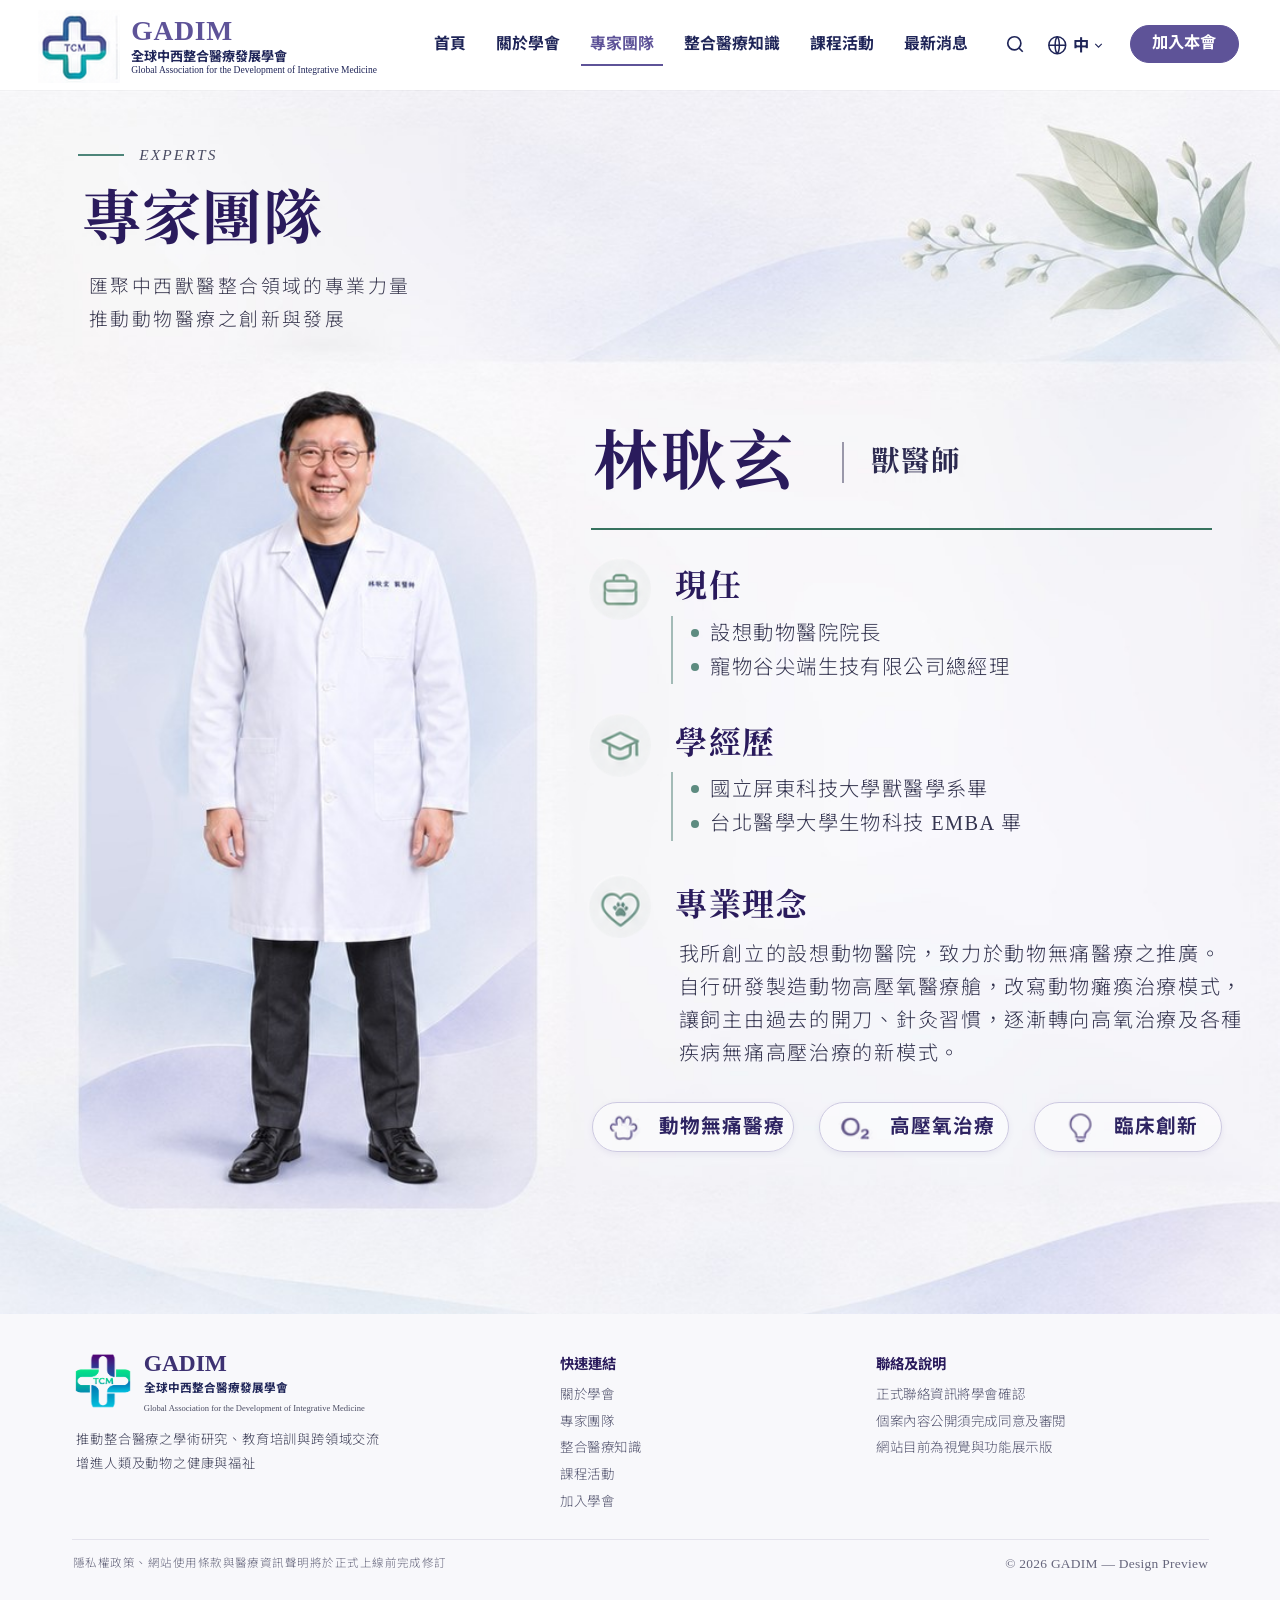
<file: expert-lin-gengxuan.html>
<!doctype html>
<html lang="zh-Hant">
<head>
<meta charset="utf-8">
<meta name="viewport" content="width=device-width, initial-scale=1">
<title>林耿玄 獸醫師｜GADIM 全球中西整合醫療發展學會</title>
<meta name="description" content="GADIM 專家團隊：林耿玄獸醫師，設想動物醫院院長。現任、學經歷與專業理念。">
<!-- 備用字型：電腦沒有微軟正黑體／新細明體時（如 Mac、手機）才會用到 -->
<link rel="preconnect" href="https://fonts.googleapis.com">
<link rel="preconnect" href="https://fonts.gstatic.com" crossorigin>
<link href="https://fonts.googleapis.com/css2?family=Noto+Sans+TC:wght@300;700&family=Noto+Serif+TC:wght@700&family=Tinos:ital,wght@0,400;0,700;1,400&display=swap" rel="stylesheet">
<link rel="stylesheet" href="expert.css">
<link rel="stylesheet" href="header.css">
<link rel="stylesheet" href="nav-dropdown.css">
</head>
<body>
<div class="page">

<!-- ================= 頁首（共用，樣式見 header.css） ================= -->
<header class="gh">
  <div class="gh-inner">
    <a class="gh-brand" href="index.html" aria-label="GADIM 首頁">
      <img class="gh-logo gh-abs" style="--x:30;--y:8" src="images/logo.png" alt="GADIM 標誌">
      <div class="gh-text gh-abs" style="--x:105;--y:11">
        <div class="gh-name">GADIM</div>
        <div class="gh-zh">全球中西整合醫療發展學會</div>
        <div class="gh-en">Global Association for the Development of Integrative Medicine</div>
      </div>
    </a>
    <nav class="gh-nav gh-abs" id="nav" style="--x:347;--y:29" aria-label="主要導覽">
      <a href="index.html">首頁</a>
      <a href="about.html">關於學會</a>
      <div class="nav-drop">
        <a href="expert-chen-jianlin.html" class="nav-drop-toggle active" aria-haspopup="true" aria-expanded="false">專家團隊</a>
        <div class="nav-drop-menu">
          <ul class="nav-drop-list">
            <li class="nav-drop-group">中醫師</li>
            <li><a href="expert-chen-jianlin.html">陳建霖 醫師</a></li>
            <li><a href="expert-qiu-yingsheng.html">丘應生 醫師</a></li>
            <li><a href="expert-chen-yiguang.html">陳逸光 醫師</a></li>
            <li class="nav-drop-group">西醫師</li>
            <li><a href="expert-lin-xintai.html">林新泰 醫師</a></li>
            <li class="nav-drop-group">獸醫師</li>
            <li><a href="expert-lin-gengxuan.html" aria-current="page">林耿玄 獸醫師</a></li>
            <li class="nav-drop-group">護理師</li>
            <li><a href="expert-luo-xiaofen.html">羅筱芬 護理師</a></li>
          </ul>
        </div>
      </div>
      <a href="index.html">整合醫療知識</a>
      <a href="index.html">課程活動</a>
      <a href="index.html">最新消息</a>
    </nav>
    <div class="gh-tools">
      <button class="gh-icon gh-search gh-abs" style="--x:803;--y:26" aria-label="搜尋">
        <svg viewBox="0 0 24 24" fill="none" stroke="currentColor" stroke-width="1.8"><circle cx="11" cy="11" r="7"/><path d="m20 20-4-4"/></svg>
      </button>
      <button class="gh-icon gh-lang gh-abs" style="--x:837;--y:26" aria-label="語言">
        <svg viewBox="0 0 24 24" fill="none" stroke="currentColor" stroke-width="1.6"><circle cx="12" cy="12" r="9"/><path d="M3 12h18M12 3c3 3.5 3 14.5 0 18M12 3c-3 3.5-3 14.5 0 18"/></svg>
        <span>中</span>
        <svg viewBox="0 0 24 24" fill="none" stroke="currentColor" stroke-width="2" style="width:.8em;height:.8em"><path d="m6 9 6 6 6-6"/></svg>
      </button>
      <a class="gh-join gh-abs" style="--x:904;--y:20" href="join.html"><span>加入本會</span></a>
      <button class="gh-icon gh-menu" aria-label="選單" aria-controls="nav" onclick="document.getElementById('nav').classList.toggle('open')">
        <svg viewBox="0 0 24 24" fill="none" stroke="currentColor" stroke-width="2"><path d="M4 7h16M4 12h16M4 17h16"/></svg>
      </button>
    </div>
  </div>
</header>

<main class="expert">
  <img class="expert-bg" src="images/experts/lin-gengxuan-bg.jpg" alt="" aria-hidden="true">

  <!-- ===== 頁首標題 ===== -->
  <section class="hero">
    <img class="hero-leaf" src="images/experts/hero-leaf.jpg" alt="" aria-hidden="true">
    <div class="eyebrow abs" style="--x:68;--y:50">EXPERTS</div>
    <h1 class="hero-title f-title abs" style="--x:72;--y:88">專家團隊</h1>
    <!-- 頁首副標依專家類別選用（兩行、不加標點）：
         醫師　：匯聚中西醫整合領域的專業力量 / 推動人類醫療之創新與發展
         獸醫師：匯聚中西獸醫整合領域的專業力量 / 推動動物醫療之創新與發展
         護理師：匯聚整合照護領域的專業力量 / 推動護理照護之創新與發展 -->
    <p class="hero-lead abs" data-category="vet" style="--x:78;--y:158">匯聚中西獸醫整合領域的專業力量<br>推動動物醫療之創新與發展</p>
  </section>

  <!-- ===== 醫師介紹 ===== -->
  <section class="profile">
    <img class="portrait" src="images/experts/lin-gengxuan-portrait.jpg" alt="林耿玄獸醫師肖像">

    <div class="name-row abs" style="--x:520;--y:298;--gap:40">
      <h2 class="name f-title" style="--fs:57">林耿玄</h2>
      <span class="name-divider"></span>
      <p class="cred">獸醫師</p>
    </div>
    <div class="name-line abs" style="--x:518;--y:384"></div>

    <div class="sec abs" style="--x:515;--y:409">
      <img class="sec-icon" src="images/experts/lin-gengxuan-icon-work.png" alt="">
      <h2 class="f-title" style="--h:27">現任</h2>
      <ul class="sec-list" style="--lx:73;--ly:52;--lh:30;--lp:33;--lf:17.8">
          <li>設想動物醫院院長</li>
          <li>寵物谷尖端生技有限公司總經理</li>
      </ul>
    </div>

    <div class="sec abs" style="--x:515;--y:546">
      <img class="sec-icon" src="images/experts/lin-gengxuan-icon-edu.png" alt="">
      <h2 class="f-title" style="--h:27">學經歷</h2>
      <ul class="sec-list" style="--lx:73;--ly:52;--lh:30;--lp:33;--lf:17.8">
          <li>國立屏東科技大學獸醫學系畢</li>
          <li>台北醫學大學生物科技 EMBA 畢</li>
      </ul>
    </div>

    <div class="sec abs" style="--x:515;--y:687">
      <img class="sec-icon" src="images/experts/lin-gengxuan-icon-heart.png" alt="">
      <h2 class="f-title" style="--h:28">專業理念</h2>
      <p class="sec-text" style="--py:56.5;--plh:29;--pf:17.6">我所創立的設想動物醫院，致力於動物無痛醫療之推廣。<br class="d">自行研發製造動物高壓氧醫療艙，改寫動物癱瘓治療模式，<br class="d">讓飼主由過去的開刀、針灸習慣，逐漸轉向高氧治療及各種<br class="d">疾病無痛高壓治療的新模式。</p>
    </div>

    <ul class="tags abs" style="--x:519;--y:887;--th:44;--tf:17.2;--cols:calc(177 * var(--u)) calc(167 * var(--u)) calc(165 * var(--u))">
      <li><img src="images/experts/lin-gengxuan-tag-paw.png" alt="">動物無痛醫療</li>
      <li><img src="images/experts/lin-gengxuan-tag-o2.png" alt="">高壓氧治療</li>
      <li><img src="images/experts/lin-gengxuan-tag-bulb.png" alt="">臨床創新</li>
    </ul>
  </section>
</main>

<!-- ================= 頁尾 ================= -->
<footer class="site-footer">
  <div class="f-brand">
    <img class="f-logo abs" style="--x:66;--y:34" src="images/logo-hd.png" alt="GADIM 標誌">
    <div class="abs" style="--x:126;--y:33">
      <div class="f-name">GADIM</div>
      <div class="f-zh">全球中西整合醫療發展學會</div>
      <div class="f-en">Global Association for the Development of Integrative Medicine</div>
    </div>
  </div>
  <p class="f-desc abs" style="--x:67;--y:100">推動整合醫療之學術研究、教育培訓與跨領域交流<br>增進人類及動物之健康與福祉</p>
  <div class="f-col abs" style="--x:491;--y:38">
    <h3>快速連結</h3>
    <ul>
      <li><a href="about.html">關於學會</a></li>
      <li><a href="expert-chen-jianlin.html">專家團隊</a></li>
      <li><a href="index.html">整合醫療知識</a></li>
      <li><a href="index.html">課程活動</a></li>
      <li><a href="index.html#join">加入學會</a></li>
    </ul>
  </div>
  <div class="f-col abs" style="--x:768;--y:38">
    <h3>聯絡及說明</h3>
    <ul>
      <li>正式聯絡資訊將學會確認</li>
      <li>個案內容公開須完成同意及審閱</li>
      <li>網站目前為視覺與功能展示版</li>
    </ul>
  </div>
  <div class="f-rule abs" style="--x:63;--y:197"></div>
  <p class="f-note abs" style="--x:64;--y:214">隱私權政策、網站使用條款與醫療資訊聲明將於正式上線前完成修訂</p>
  <p class="f-copy abs" style="--x:0;--y:213">© 2026 GADIM — Design Preview</p>
</footer>

</div>
<script src="nav-dropdown.js"></script>
</body>
</html>
</file>
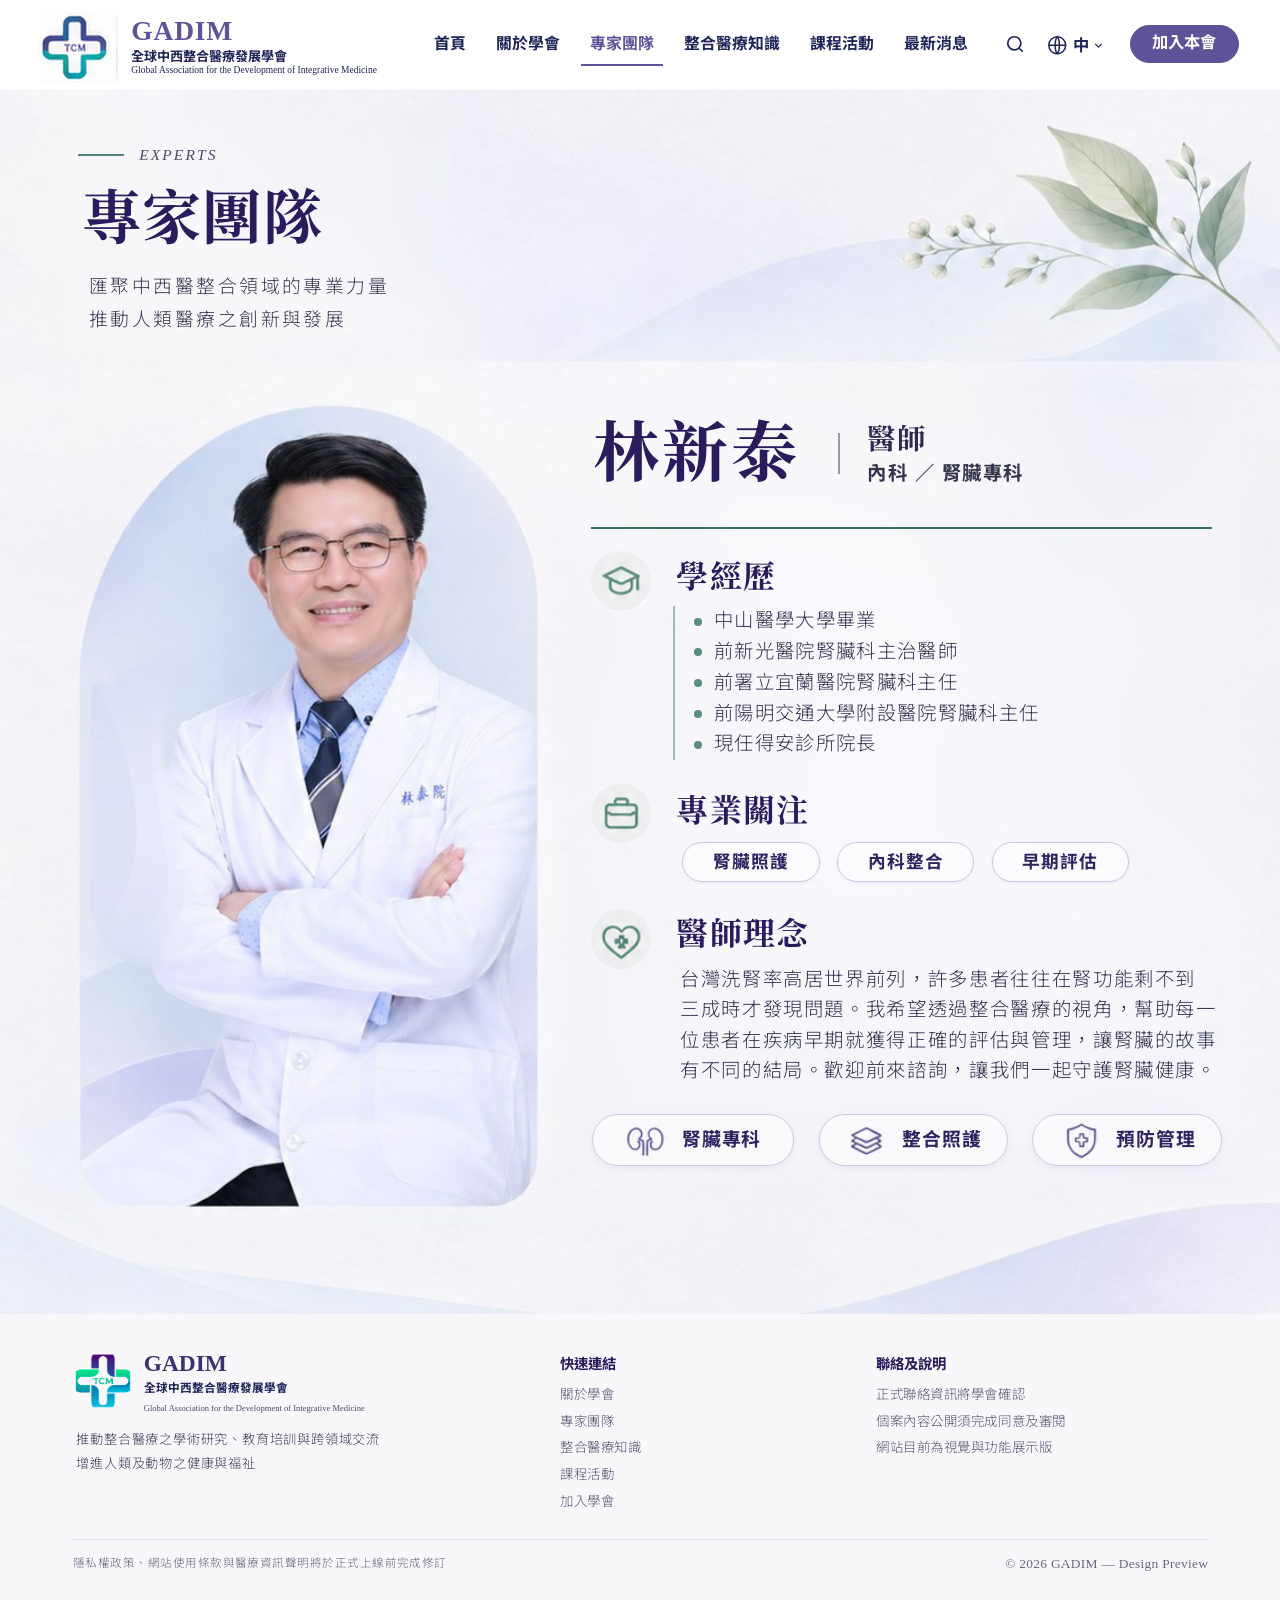
<file: expert-lin-xintai.html>
<!doctype html>
<html lang="zh-Hant">
<head>
<meta charset="utf-8">
<meta name="viewport" content="width=device-width, initial-scale=1">
<title>林新泰 醫師｜GADIM 全球中西整合醫療發展學會</title>
<meta name="description" content="GADIM 專家團隊：林新泰醫師，內科／腎臟專科。學經歷、專業關注與醫師理念。">
<!-- 備用字型：電腦沒有微軟正黑體／新細明體時（如 Mac、手機）才會用到 -->
<link rel="preconnect" href="https://fonts.googleapis.com">
<link rel="preconnect" href="https://fonts.gstatic.com" crossorigin>
<link href="https://fonts.googleapis.com/css2?family=Noto+Sans+TC:wght@300;700&family=Noto+Serif+TC:wght@700&family=Tinos:ital,wght@0,400;0,700;1,400&display=swap" rel="stylesheet">
<link rel="stylesheet" href="expert.css">
<link rel="stylesheet" href="header.css">
<link rel="stylesheet" href="nav-dropdown.css">
</head>
<body>
<div class="page">

<!-- ================= 頁首（共用，樣式見 header.css） ================= -->
<header class="gh">
  <div class="gh-inner">
    <a class="gh-brand" href="index.html" aria-label="GADIM 首頁">
      <img class="gh-logo gh-abs" style="--x:30;--y:8" src="images/logo.png" alt="GADIM 標誌">
      <div class="gh-text gh-abs" style="--x:105;--y:11">
        <div class="gh-name">GADIM</div>
        <div class="gh-zh">全球中西整合醫療發展學會</div>
        <div class="gh-en">Global Association for the Development of Integrative Medicine</div>
      </div>
    </a>
    <nav class="gh-nav gh-abs" id="nav" style="--x:347;--y:29" aria-label="主要導覽">
      <a href="index.html">首頁</a>
      <a href="about.html">關於學會</a>
      <div class="nav-drop">
        <a href="expert-chen-jianlin.html" class="nav-drop-toggle active" aria-haspopup="true" aria-expanded="false">專家團隊</a>
        <div class="nav-drop-menu">
          <ul class="nav-drop-list">
            <li class="nav-drop-group">中醫師</li>
            <li><a href="expert-chen-jianlin.html">陳建霖 醫師</a></li>
            <li><a href="expert-qiu-yingsheng.html">丘應生 醫師</a></li>
            <li><a href="expert-chen-yiguang.html">陳逸光 醫師</a></li>
            <li class="nav-drop-group">西醫師</li>
            <li><a href="expert-lin-xintai.html" aria-current="page">林新泰 醫師</a></li>
            <li class="nav-drop-group">獸醫師</li>
            <li><a href="expert-lin-gengxuan.html">林耿玄 獸醫師</a></li>
            <li class="nav-drop-group">護理師</li>
            <li><a href="expert-luo-xiaofen.html">羅筱芬 護理師</a></li>
          </ul>
        </div>
      </div>
      <a href="index.html">整合醫療知識</a>
      <a href="index.html">課程活動</a>
      <a href="index.html">最新消息</a>
    </nav>
    <div class="gh-tools">
      <button class="gh-icon gh-search gh-abs" style="--x:803;--y:26" aria-label="搜尋">
        <svg viewBox="0 0 24 24" fill="none" stroke="currentColor" stroke-width="1.8"><circle cx="11" cy="11" r="7"/><path d="m20 20-4-4"/></svg>
      </button>
      <button class="gh-icon gh-lang gh-abs" style="--x:837;--y:26" aria-label="語言">
        <svg viewBox="0 0 24 24" fill="none" stroke="currentColor" stroke-width="1.6"><circle cx="12" cy="12" r="9"/><path d="M3 12h18M12 3c3 3.5 3 14.5 0 18M12 3c-3 3.5-3 14.5 0 18"/></svg>
        <span>中</span>
        <svg viewBox="0 0 24 24" fill="none" stroke="currentColor" stroke-width="2" style="width:.8em;height:.8em"><path d="m6 9 6 6 6-6"/></svg>
      </button>
      <a class="gh-join gh-abs" style="--x:904;--y:20" href="join.html"><span>加入本會</span></a>
      <button class="gh-icon gh-menu" aria-label="選單" aria-controls="nav" onclick="document.getElementById('nav').classList.toggle('open')">
        <svg viewBox="0 0 24 24" fill="none" stroke="currentColor" stroke-width="2"><path d="M4 7h16M4 12h16M4 17h16"/></svg>
      </button>
    </div>
  </div>
</header>

<main class="expert">
  <img class="expert-bg" src="images/experts/lin-xintai-bg.jpg" alt="" aria-hidden="true">

  <!-- ===== 頁首標題 ===== -->
  <section class="hero">
    <img class="hero-leaf" src="images/experts/hero-leaf.jpg" alt="" aria-hidden="true">
    <div class="eyebrow abs" style="--x:68;--y:50">EXPERTS</div>
    <h1 class="hero-title f-title abs" style="--x:72;--y:88">專家團隊</h1>
    <!-- 頁首副標依專家類別選用（兩行、不加標點）：
         醫師　：匯聚中西醫整合領域的專業力量 / 推動人類醫療之創新與發展
         獸醫師：匯聚中西獸醫整合領域的專業力量 / 推動動物醫療之創新與發展
         護理師：匯聚整合照護領域的專業力量 / 推動護理照護之創新與發展 -->
    <p class="hero-lead abs" data-category="doctor" style="--x:78;--y:158">匯聚中西醫整合領域的專業力量<br>推動人類醫療之創新與發展</p>
  </section>

  <!-- ===== 醫師介紹 ===== -->
  <section class="profile">
    <img class="portrait" src="images/experts/lin-xintai-portrait.jpg" alt="林新泰醫師肖像">

    <div class="name-row abs" style="--x:520;--y:290;--gap:34">
      <h2 class="name f-title" style="--fs:58">林新泰</h2>
      <span class="name-divider"></span>
      <p class="cred">醫師<small>內科 ／ 腎臟專科</small></p>
    </div>
    <div class="name-line abs" style="--x:518;--y:383"></div>

    <div class="sec abs" style="--x:516;--y:403">
      <img class="sec-icon" src="images/experts/lin-xintai-icon-edu.png" alt="">
      <h2 class="f-title" style="--h:25">學經歷</h2>
      <ul class="sec-list" style="--ly:49.5;--lh:27">
          <li>中山醫學大學畢業</li>
          <li>前新光醫院腎臟科主治醫師</li>
          <li>前署立宜蘭醫院腎臟科主任</li>
          <li>前陽明交通大學附設醫院腎臟科主任</li>
          <li>現任得安診所院長</li>
      </ul>
    </div>

    <div class="sec abs" style="--x:516;--y:605">
      <img class="sec-icon" src="images/experts/lin-xintai-icon-focus.png" alt="">
      <h2 class="f-title" style="--h:28">專業關注</h2>
      <ul class="chips">
        <li>腎臟照護</li>
        <li>內科整合</li>
        <li>早期評估</li>
      </ul>
    </div>

    <div class="sec abs" style="--x:516;--y:716">
      <img class="sec-icon" src="images/experts/lin-xintai-icon-heart.png" alt="">
      <h2 class="f-title" style="--h:25">醫師理念</h2>
      <p class="sec-text" style="--py:50.7;--plh:26.7">台灣洗腎率高居世界前列，許多患者往往在腎功能剩不到<br class="d">三成時才發現問題。我希望透過整合醫療的視角，幫助每一<br class="d">位患者在疾病早期就獲得正確的評估與管理，讓腎臟的故事<br class="d">有不同的結局。歡迎前來諮詢，讓我們一起守護腎臟健康。</p>
    </div>

    <ul class="tags abs" style="--x:519;--y:898;--th:45;--cols:calc(177 * var(--u)) calc(166 * var(--u)) calc(166 * var(--u))">
      <li><img src="images/experts/lin-xintai-tag-kidney.png" alt="">腎臟專科</li>
      <li><img src="images/experts/lin-xintai-tag-layers.png" alt="">整合照護</li>
      <li><img src="images/experts/lin-xintai-tag-shield.png" alt="">預防管理</li>
    </ul>
  </section>
</main>

<!-- ================= 頁尾 ================= -->
<footer class="site-footer">
  <div class="f-brand">
    <img class="f-logo abs" style="--x:66;--y:34" src="images/logo-hd.png" alt="GADIM 標誌">
    <div class="abs" style="--x:126;--y:33">
      <div class="f-name">GADIM</div>
      <div class="f-zh">全球中西整合醫療發展學會</div>
      <div class="f-en">Global Association for the Development of Integrative Medicine</div>
    </div>
  </div>
  <p class="f-desc abs" style="--x:67;--y:100">推動整合醫療之學術研究、教育培訓與跨領域交流<br>增進人類及動物之健康與福祉</p>
  <div class="f-col abs" style="--x:491;--y:38">
    <h3>快速連結</h3>
    <ul>
      <li><a href="about.html">關於學會</a></li>
      <li><a href="expert-chen-jianlin.html">專家團隊</a></li>
      <li><a href="index.html">整合醫療知識</a></li>
      <li><a href="index.html">課程活動</a></li>
      <li><a href="index.html#join">加入學會</a></li>
    </ul>
  </div>
  <div class="f-col abs" style="--x:768;--y:38">
    <h3>聯絡及說明</h3>
    <ul>
      <li>正式聯絡資訊將學會確認</li>
      <li>個案內容公開須完成同意及審閱</li>
      <li>網站目前為視覺與功能展示版</li>
    </ul>
  </div>
  <div class="f-rule abs" style="--x:63;--y:197"></div>
  <p class="f-note abs" style="--x:64;--y:214">隱私權政策、網站使用條款與醫療資訊聲明將於正式上線前完成修訂</p>
  <p class="f-copy abs" style="--x:0;--y:213">© 2026 GADIM — Design Preview</p>
</footer>

</div>
<script src="nav-dropdown.js"></script>
</body>
</html>
</file>
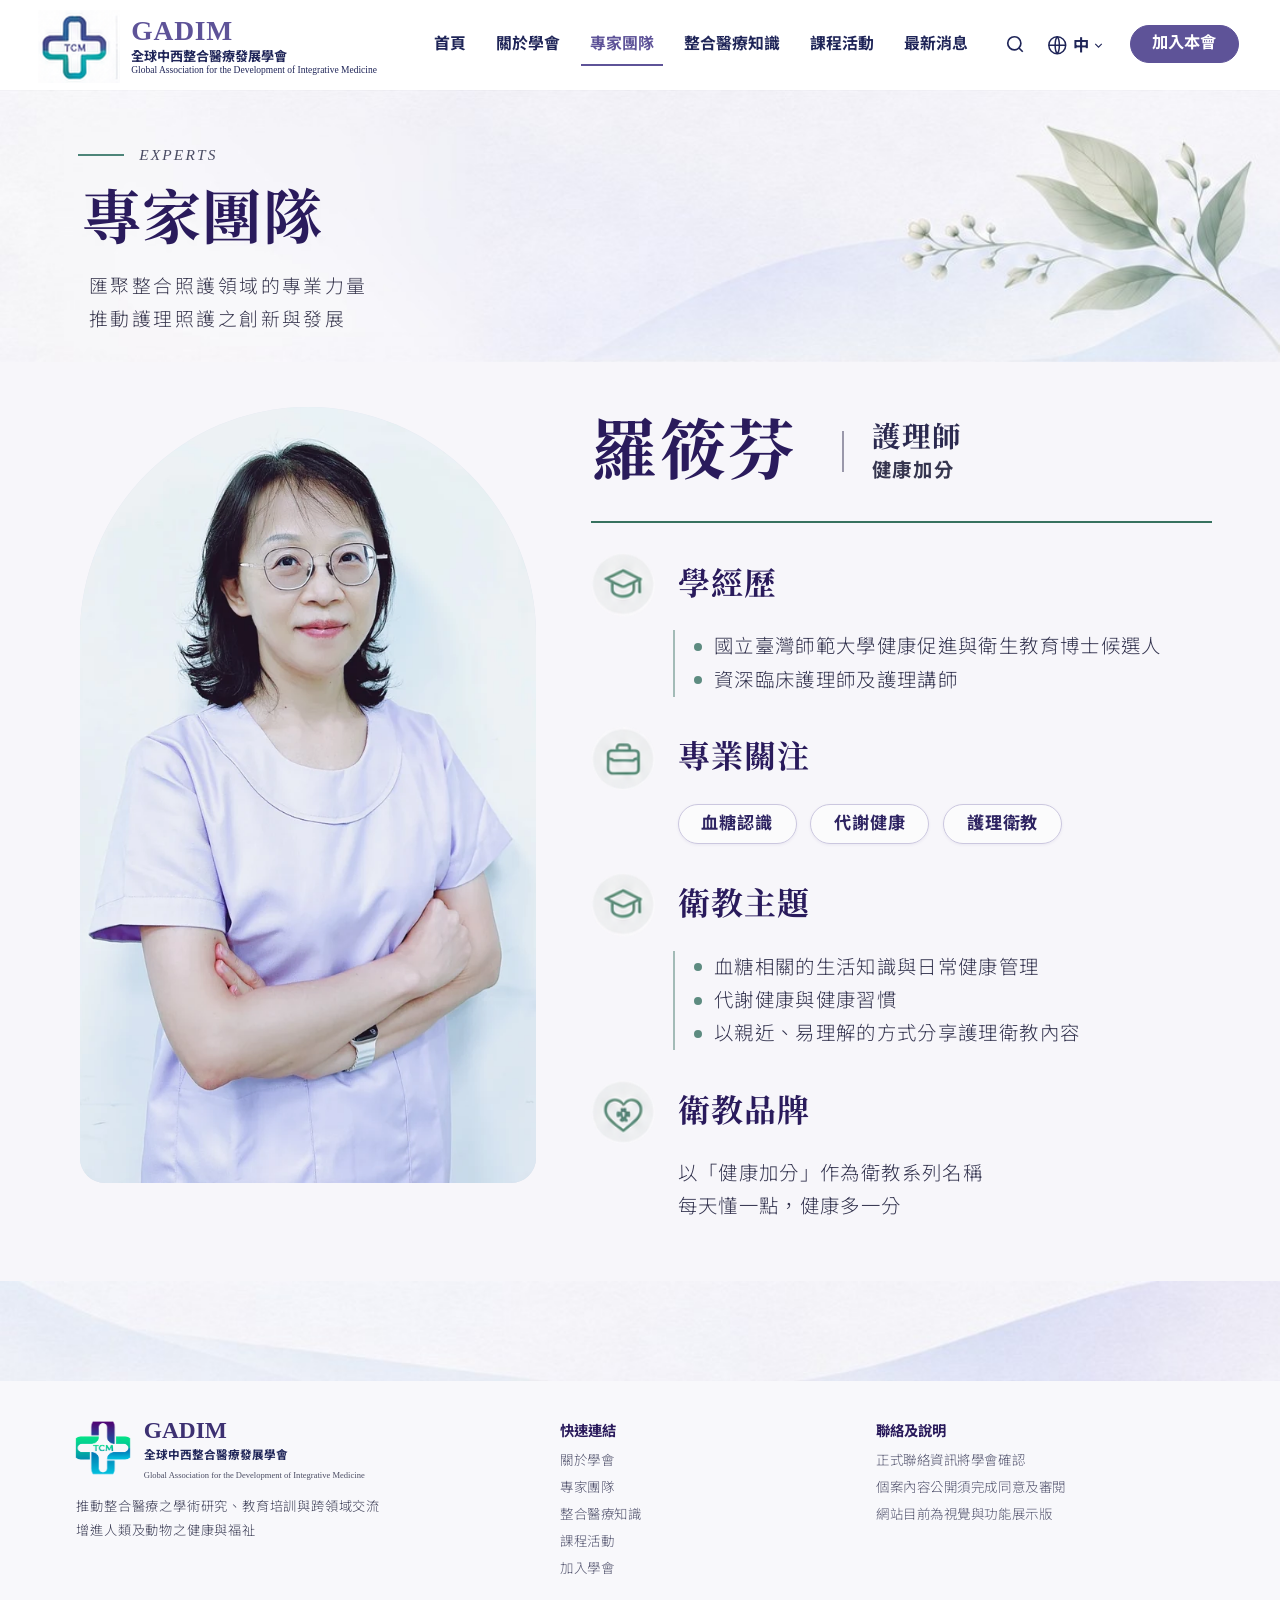
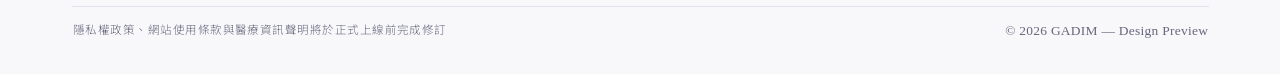
<file: expert-luo-xiaofen.html>
<!doctype html>
<html lang="zh-Hant">
<head>
<meta charset="utf-8">
<meta name="viewport" content="width=device-width, initial-scale=1">
<title>羅筱芬 護理師｜GADIM 全球中西整合醫療發展學會</title>
<meta name="description" content="GADIM 專家團隊：羅筱芬護理師，血糖、代謝健康與護理衛教。">
<!-- 備用字型：電腦沒有微軟正黑體／新細明體時（如 Mac、手機）才會用到 -->
<link rel="preconnect" href="https://fonts.googleapis.com">
<link rel="preconnect" href="https://fonts.gstatic.com" crossorigin>
<link href="https://fonts.googleapis.com/css2?family=Noto+Sans+TC:wght@300;700&family=Noto+Serif+TC:wght@700&family=Tinos:ital,wght@0,400;0,700;1,400&display=swap" rel="stylesheet">
<link rel="stylesheet" href="expert.css">
<link rel="stylesheet" href="header.css">
<link rel="stylesheet" href="nav-dropdown.css">
</head>
<body>
<div class="page">

<!-- ================= 頁首（共用，樣式見 header.css） ================= -->
<header class="gh">
  <div class="gh-inner">
    <a class="gh-brand" href="index.html" aria-label="GADIM 首頁">
      <img class="gh-logo gh-abs" style="--x:30;--y:8" src="images/logo.png" alt="GADIM 標誌">
      <div class="gh-text gh-abs" style="--x:105;--y:11">
        <div class="gh-name">GADIM</div>
        <div class="gh-zh">全球中西整合醫療發展學會</div>
        <div class="gh-en">Global Association for the Development of Integrative Medicine</div>
      </div>
    </a>
    <nav class="gh-nav gh-abs" id="nav" style="--x:347;--y:29" aria-label="主要導覽">
      <a href="index.html">首頁</a>
      <a href="about.html">關於學會</a>
      <div class="nav-drop">
        <a href="expert-chen-jianlin.html" class="nav-drop-toggle active" aria-haspopup="true" aria-expanded="false">專家團隊</a>
        <div class="nav-drop-menu">
          <ul class="nav-drop-list">
            <li class="nav-drop-group">中醫師</li>
            <li><a href="expert-chen-jianlin.html">陳建霖 醫師</a></li>
            <li><a href="expert-qiu-yingsheng.html">丘應生 醫師</a></li>
            <li><a href="expert-chen-yiguang.html">陳逸光 醫師</a></li>
            <li class="nav-drop-group">西醫師</li>
            <li><a href="expert-lin-xintai.html">林新泰 醫師</a></li>
            <li class="nav-drop-group">獸醫師</li>
            <li><a href="expert-lin-gengxuan.html">林耿玄 獸醫師</a></li>
            <li class="nav-drop-group">護理師</li>
            <li><a href="expert-luo-xiaofen.html" aria-current="page">羅筱芬 護理師</a></li>
          </ul>
        </div>
      </div>
      <a href="index.html">整合醫療知識</a>
      <a href="index.html">課程活動</a>
      <a href="index.html">最新消息</a>
    </nav>
    <div class="gh-tools">
      <button class="gh-icon gh-search gh-abs" style="--x:803;--y:26" aria-label="搜尋">
        <svg viewBox="0 0 24 24" fill="none" stroke="currentColor" stroke-width="1.8"><circle cx="11" cy="11" r="7"/><path d="m20 20-4-4"/></svg>
      </button>
      <button class="gh-icon gh-lang gh-abs" style="--x:837;--y:26" aria-label="語言">
        <svg viewBox="0 0 24 24" fill="none" stroke="currentColor" stroke-width="1.6"><circle cx="12" cy="12" r="9"/><path d="M3 12h18M12 3c3 3.5 3 14.5 0 18M12 3c-3 3.5-3 14.5 0 18"/></svg>
        <span>中</span>
        <svg viewBox="0 0 24 24" fill="none" stroke="currentColor" stroke-width="2" style="width:.8em;height:.8em"><path d="m6 9 6 6 6-6"/></svg>
      </button>
      <a class="gh-join gh-abs" style="--x:904;--y:20" href="join.html"><span>加入本會</span></a>
      <button class="gh-icon gh-menu" aria-label="選單" aria-controls="nav" onclick="document.getElementById('nav').classList.toggle('open')">
        <svg viewBox="0 0 24 24" fill="none" stroke="currentColor" stroke-width="2"><path d="M4 7h16M4 12h16M4 17h16"/></svg>
      </button>
    </div>
  </div>
</header>

<main class="expert expert-flow">
  <!-- ===== 頁首標題 ===== -->
  <section class="hero">
    <img class="hero-leaf" src="images/experts/hero-leaf.jpg" alt="" aria-hidden="true">
    <div class="eyebrow abs" style="--x:68;--y:50">EXPERTS</div>
    <h1 class="hero-title f-title abs" style="--x:72;--y:88">專家團隊</h1>
    <!-- 頁首副標依專家類別選用（兩行、不加標點）：
         醫師　：匯聚中西醫整合領域的專業力量 / 推動人類醫療之創新與發展
         獸醫師：匯聚中西獸醫整合領域的專業力量 / 推動動物醫療之創新與發展
         護理師：匯聚整合照護領域的專業力量 / 推動護理照護之創新與發展 -->
    <p class="hero-lead abs" data-category="護理師" style="--x:78;--y:158">匯聚整合照護領域的專業力量<br>推動護理照護之創新與發展</p>
  </section>

  <!-- ===== 專家介紹（共用版型：照片在左、內容依序往下排） ===== -->
  <section class="ep">
    <div class="ep-grid">
      <div class="ep-photo"><img src="images/experts/luo-xiaofen.webp" alt="羅筱芬護理師肖像" style="object-position:50% 10%"></div>
      <div class="ep-info">
        <div class="name-row">
          <h2 class="name f-title" style="--fs:58">羅筱芬</h2>
          <span class="name-divider"></span>
          <p class="cred">護理師<small>健康加分</small></p>
        </div>
        <div class="name-line"></div>

        <div class="ep-sec">
          <img class="ep-icon" src="images/experts/lin-xintai-icon-edu.png" alt="">
          <h2 class="f-title">學經歷</h2>
          <ul class="ep-list">
            <li>國立臺灣師範大學健康促進與衛生教育博士候選人</li>
            <li>資深臨床護理師及護理講師</li>
          </ul>
        </div>

        <div class="ep-sec">
          <img class="ep-icon" src="images/experts/lin-xintai-icon-focus.png" alt="">
          <h2 class="f-title">專業關注</h2>
          <ul class="ep-chips">
            <li>血糖認識</li>
            <li>代謝健康</li>
            <li>護理衛教</li>
          </ul>
        </div>

        <div class="ep-sec">
          <img class="ep-icon" src="images/experts/lin-xintai-icon-edu.png" alt="">
          <h2 class="f-title">衛教主題</h2>
          <ul class="ep-list">
            <li>血糖相關的生活知識與日常健康管理</li>
            <li>代謝健康與健康習慣</li>
            <li>以親近、易理解的方式分享護理衛教內容</li>
          </ul>
        </div>

        <div class="ep-sec">
          <img class="ep-icon" src="images/experts/lin-xintai-icon-heart.png" alt="">
          <h2 class="f-title">衛教品牌</h2>
          <p class="ep-text">以「健康加分」作為衛教系列名稱<br>每天懂一點，健康多一分</p>
        </div>
      </div>
    </div>
    <img class="ep-wave" src="images/experts/wave.jpg" alt="" aria-hidden="true">
  </section>
</main>

<!-- ================= 頁尾 ================= -->
<footer class="site-footer">
  <div class="f-brand">
    <img class="f-logo abs" style="--x:66;--y:34" src="images/logo-hd.png" alt="GADIM 標誌">
    <div class="abs" style="--x:126;--y:33">
      <div class="f-name">GADIM</div>
      <div class="f-zh">全球中西整合醫療發展學會</div>
      <div class="f-en">Global Association for the Development of Integrative Medicine</div>
    </div>
  </div>
  <p class="f-desc abs" style="--x:67;--y:100">推動整合醫療之學術研究、教育培訓與跨領域交流<br>增進人類及動物之健康與福祉</p>
  <div class="f-col abs" style="--x:491;--y:38">
    <h3>快速連結</h3>
    <ul>
      <li><a href="about.html">關於學會</a></li>
      <li><a href="expert-chen-jianlin.html">專家團隊</a></li>
      <li><a href="index.html">整合醫療知識</a></li>
      <li><a href="index.html">課程活動</a></li>
      <li><a href="index.html#join">加入學會</a></li>
    </ul>
  </div>
  <div class="f-col abs" style="--x:768;--y:38">
    <h3>聯絡及說明</h3>
    <ul>
      <li>正式聯絡資訊將學會確認</li>
      <li>個案內容公開須完成同意及審閱</li>
      <li>網站目前為視覺與功能展示版</li>
    </ul>
  </div>
  <div class="f-rule abs" style="--x:63;--y:197"></div>
  <p class="f-note abs" style="--x:64;--y:214">隱私權政策、網站使用條款與醫療資訊聲明將於正式上線前完成修訂</p>
  <p class="f-copy abs" style="--x:0;--y:213">© 2026 GADIM — Design Preview</p>
</footer>

</div>
<script src="nav-dropdown.js"></script>
</body>
</html>
</file>
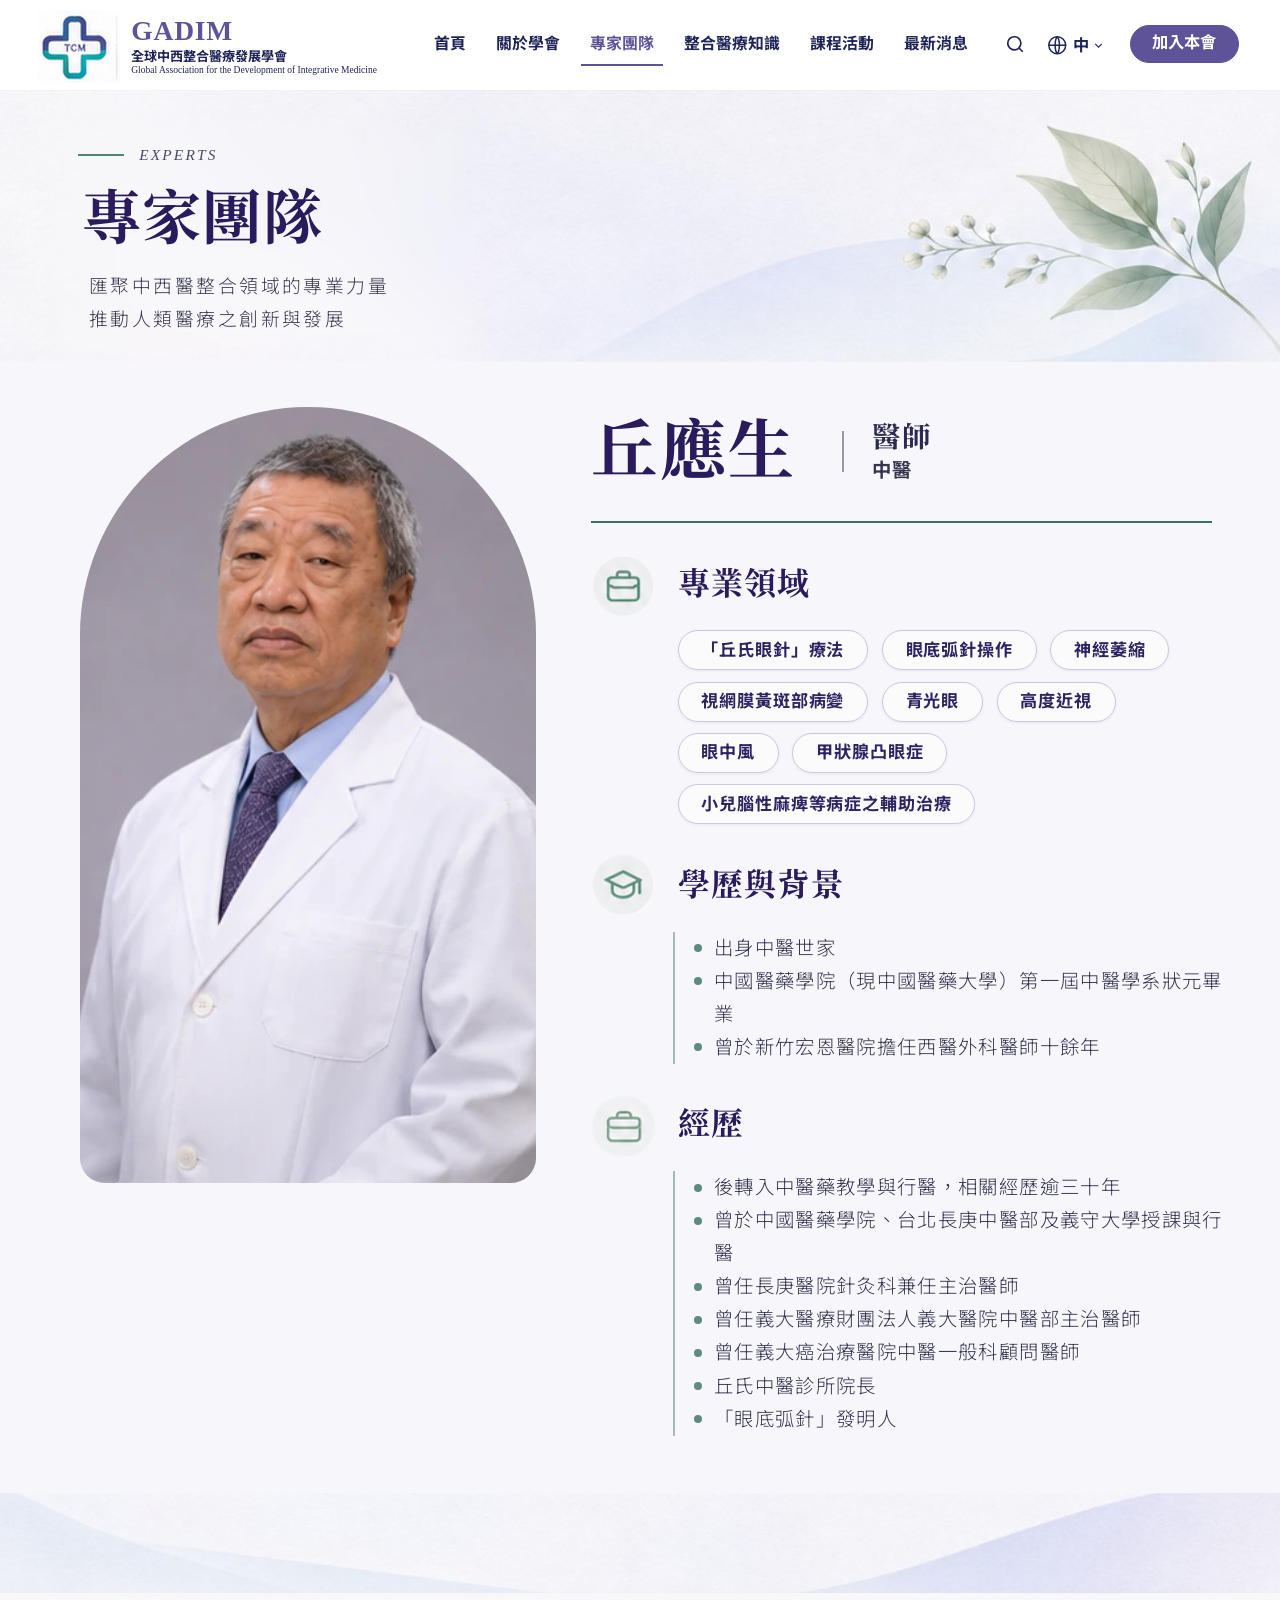
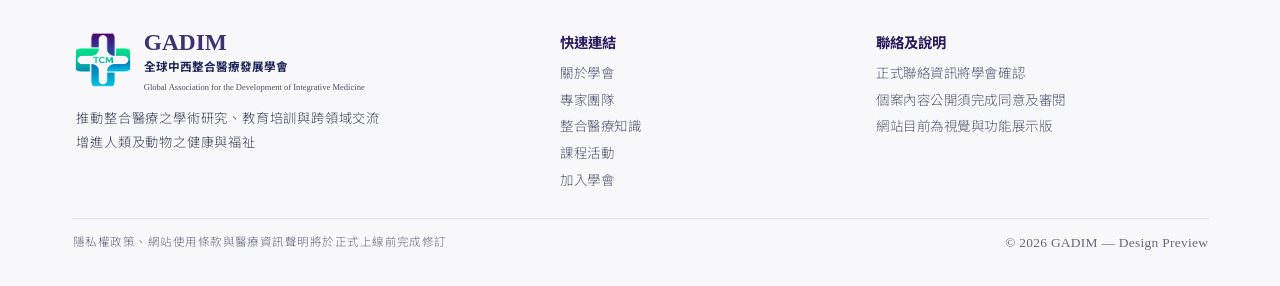
<file: expert-qiu-yingsheng.html>
<!doctype html>
<html lang="zh-Hant">
<head>
<meta charset="utf-8">
<meta name="viewport" content="width=device-width, initial-scale=1">
<title>丘應生 醫師｜GADIM 全球中西整合醫療發展學會</title>
<meta name="description" content="GADIM 專家團隊：丘應生醫師，中醫。專業領域、學歷與背景、經歷。">
<!-- 備用字型：電腦沒有微軟正黑體／新細明體時（如 Mac、手機）才會用到 -->
<link rel="preconnect" href="https://fonts.googleapis.com">
<link rel="preconnect" href="https://fonts.gstatic.com" crossorigin>
<link href="https://fonts.googleapis.com/css2?family=Noto+Sans+TC:wght@300;700&family=Noto+Serif+TC:wght@700&family=Tinos:ital,wght@0,400;0,700;1,400&display=swap" rel="stylesheet">
<link rel="stylesheet" href="expert.css">
<link rel="stylesheet" href="header.css">
<link rel="stylesheet" href="nav-dropdown.css">
</head>
<body>
<div class="page">

<!-- ================= 頁首（共用，樣式見 header.css） ================= -->
<header class="gh">
  <div class="gh-inner">
    <a class="gh-brand" href="index.html" aria-label="GADIM 首頁">
      <img class="gh-logo gh-abs" style="--x:30;--y:8" src="images/logo.png" alt="GADIM 標誌">
      <div class="gh-text gh-abs" style="--x:105;--y:11">
        <div class="gh-name">GADIM</div>
        <div class="gh-zh">全球中西整合醫療發展學會</div>
        <div class="gh-en">Global Association for the Development of Integrative Medicine</div>
      </div>
    </a>
    <nav class="gh-nav gh-abs" id="nav" style="--x:347;--y:29" aria-label="主要導覽">
      <a href="index.html">首頁</a>
      <a href="about.html">關於學會</a>
      <div class="nav-drop">
        <a href="expert-chen-jianlin.html" class="nav-drop-toggle active" aria-haspopup="true" aria-expanded="false">專家團隊</a>
        <div class="nav-drop-menu">
          <ul class="nav-drop-list">
            <li class="nav-drop-group">中醫師</li>
            <li><a href="expert-chen-jianlin.html">陳建霖 醫師</a></li>
            <li><a href="expert-qiu-yingsheng.html" aria-current="page">丘應生 醫師</a></li>
            <li><a href="expert-chen-yiguang.html">陳逸光 醫師</a></li>
            <li class="nav-drop-group">西醫師</li>
            <li><a href="expert-lin-xintai.html">林新泰 醫師</a></li>
            <li class="nav-drop-group">獸醫師</li>
            <li><a href="expert-lin-gengxuan.html">林耿玄 獸醫師</a></li>
            <li class="nav-drop-group">護理師</li>
            <li><a href="expert-luo-xiaofen.html">羅筱芬 護理師</a></li>
          </ul>
        </div>
      </div>
      <a href="index.html">整合醫療知識</a>
      <a href="index.html">課程活動</a>
      <a href="index.html">最新消息</a>
    </nav>
    <div class="gh-tools">
      <button class="gh-icon gh-search gh-abs" style="--x:803;--y:26" aria-label="搜尋">
        <svg viewBox="0 0 24 24" fill="none" stroke="currentColor" stroke-width="1.8"><circle cx="11" cy="11" r="7"/><path d="m20 20-4-4"/></svg>
      </button>
      <button class="gh-icon gh-lang gh-abs" style="--x:837;--y:26" aria-label="語言">
        <svg viewBox="0 0 24 24" fill="none" stroke="currentColor" stroke-width="1.6"><circle cx="12" cy="12" r="9"/><path d="M3 12h18M12 3c3 3.5 3 14.5 0 18M12 3c-3 3.5-3 14.5 0 18"/></svg>
        <span>中</span>
        <svg viewBox="0 0 24 24" fill="none" stroke="currentColor" stroke-width="2" style="width:.8em;height:.8em"><path d="m6 9 6 6 6-6"/></svg>
      </button>
      <a class="gh-join gh-abs" style="--x:904;--y:20" href="join.html"><span>加入本會</span></a>
      <button class="gh-icon gh-menu" aria-label="選單" aria-controls="nav" onclick="document.getElementById('nav').classList.toggle('open')">
        <svg viewBox="0 0 24 24" fill="none" stroke="currentColor" stroke-width="2"><path d="M4 7h16M4 12h16M4 17h16"/></svg>
      </button>
    </div>
  </div>
</header>

<main class="expert expert-flow">
  <!-- ===== 頁首標題 ===== -->
  <section class="hero">
    <img class="hero-leaf" src="images/experts/hero-leaf.jpg" alt="" aria-hidden="true">
    <div class="eyebrow abs" style="--x:68;--y:50">EXPERTS</div>
    <h1 class="hero-title f-title abs" style="--x:72;--y:88">專家團隊</h1>
    <!-- 頁首副標依專家類別選用（兩行、不加標點）：
         醫師　：匯聚中西醫整合領域的專業力量 / 推動人類醫療之創新與發展
         獸醫師：匯聚中西獸醫整合領域的專業力量 / 推動動物醫療之創新與發展
         護理師：匯聚整合照護領域的專業力量 / 推動護理照護之創新與發展 -->
    <p class="hero-lead abs" data-category="醫師" style="--x:78;--y:158">匯聚中西醫整合領域的專業力量<br>推動人類醫療之創新與發展</p>
  </section>

  <!-- ===== 專家介紹（共用版型：照片在左、內容依序往下排） ===== -->
  <section class="ep">
    <div class="ep-grid">
      <div class="ep-photo"><img src="images/experts/qiu-yingsheng.webp" alt="丘應生醫師演講照片" style="object-position:50% 20%"></div>
      <div class="ep-info">
        <div class="name-row">
          <h2 class="name f-title" style="--fs:58">丘應生</h2>
          <span class="name-divider"></span>
          <p class="cred">醫師<small>中醫</small></p>
        </div>
        <div class="name-line"></div>

        <div class="ep-sec">
          <img class="ep-icon" src="images/experts/lin-xintai-icon-focus.png" alt="">
          <h2 class="f-title">專業領域</h2>
          <ul class="ep-chips">
            <li>「丘氏眼針」療法</li>
            <li>眼底弧針操作</li>
            <li>神經萎縮</li>
            <li>視網膜黃斑部病變</li>
            <li>青光眼</li>
            <li>高度近視</li>
            <li>眼中風</li>
            <li>甲狀腺凸眼症</li>
            <li>小兒腦性麻痺等病症之輔助治療</li>
          </ul>
        </div>

        <div class="ep-sec">
          <img class="ep-icon" src="images/experts/lin-xintai-icon-edu.png" alt="">
          <h2 class="f-title">學歷與背景</h2>
          <ul class="ep-list">
            <li>出身中醫世家</li>
            <li>中國醫藥學院（現中國醫藥大學）第一屆中醫學系狀元畢業</li>
            <li>曾於新竹宏恩醫院擔任西醫外科醫師十餘年</li>
          </ul>
        </div>

        <div class="ep-sec">
          <img class="ep-icon" src="images/experts/lin-gengxuan-icon-work.png" alt="">
          <h2 class="f-title">經歷</h2>
          <ul class="ep-list">
            <li>後轉入中醫藥教學與行醫，相關經歷逾三十年</li>
            <li>曾於中國醫藥學院、台北長庚中醫部及義守大學授課與行醫</li>
            <li>曾任長庚醫院針灸科兼任主治醫師</li>
            <li>曾任義大醫療財團法人義大醫院中醫部主治醫師</li>
            <li>曾任義大癌治療醫院中醫一般科顧問醫師</li>
            <li>丘氏中醫診所院長</li>
            <li>「眼底弧針」發明人</li>
          </ul>
        </div>
      </div>
    </div>
    <img class="ep-wave" src="images/experts/wave.jpg" alt="" aria-hidden="true">
  </section>
</main>

<!-- ================= 頁尾 ================= -->
<footer class="site-footer">
  <div class="f-brand">
    <img class="f-logo abs" style="--x:66;--y:34" src="images/logo-hd.png" alt="GADIM 標誌">
    <div class="abs" style="--x:126;--y:33">
      <div class="f-name">GADIM</div>
      <div class="f-zh">全球中西整合醫療發展學會</div>
      <div class="f-en">Global Association for the Development of Integrative Medicine</div>
    </div>
  </div>
  <p class="f-desc abs" style="--x:67;--y:100">推動整合醫療之學術研究、教育培訓與跨領域交流<br>增進人類及動物之健康與福祉</p>
  <div class="f-col abs" style="--x:491;--y:38">
    <h3>快速連結</h3>
    <ul>
      <li><a href="about.html">關於學會</a></li>
      <li><a href="expert-chen-jianlin.html">專家團隊</a></li>
      <li><a href="index.html">整合醫療知識</a></li>
      <li><a href="index.html">課程活動</a></li>
      <li><a href="index.html#join">加入學會</a></li>
    </ul>
  </div>
  <div class="f-col abs" style="--x:768;--y:38">
    <h3>聯絡及說明</h3>
    <ul>
      <li>正式聯絡資訊將學會確認</li>
      <li>個案內容公開須完成同意及審閱</li>
      <li>網站目前為視覺與功能展示版</li>
    </ul>
  </div>
  <div class="f-rule abs" style="--x:63;--y:197"></div>
  <p class="f-note abs" style="--x:64;--y:214">隱私權政策、網站使用條款與醫療資訊聲明將於正式上線前完成修訂</p>
  <p class="f-copy abs" style="--x:0;--y:213">© 2026 GADIM — Design Preview</p>
</footer>

</div>
<script src="nav-dropdown.js"></script>
</body>
</html>
</file>
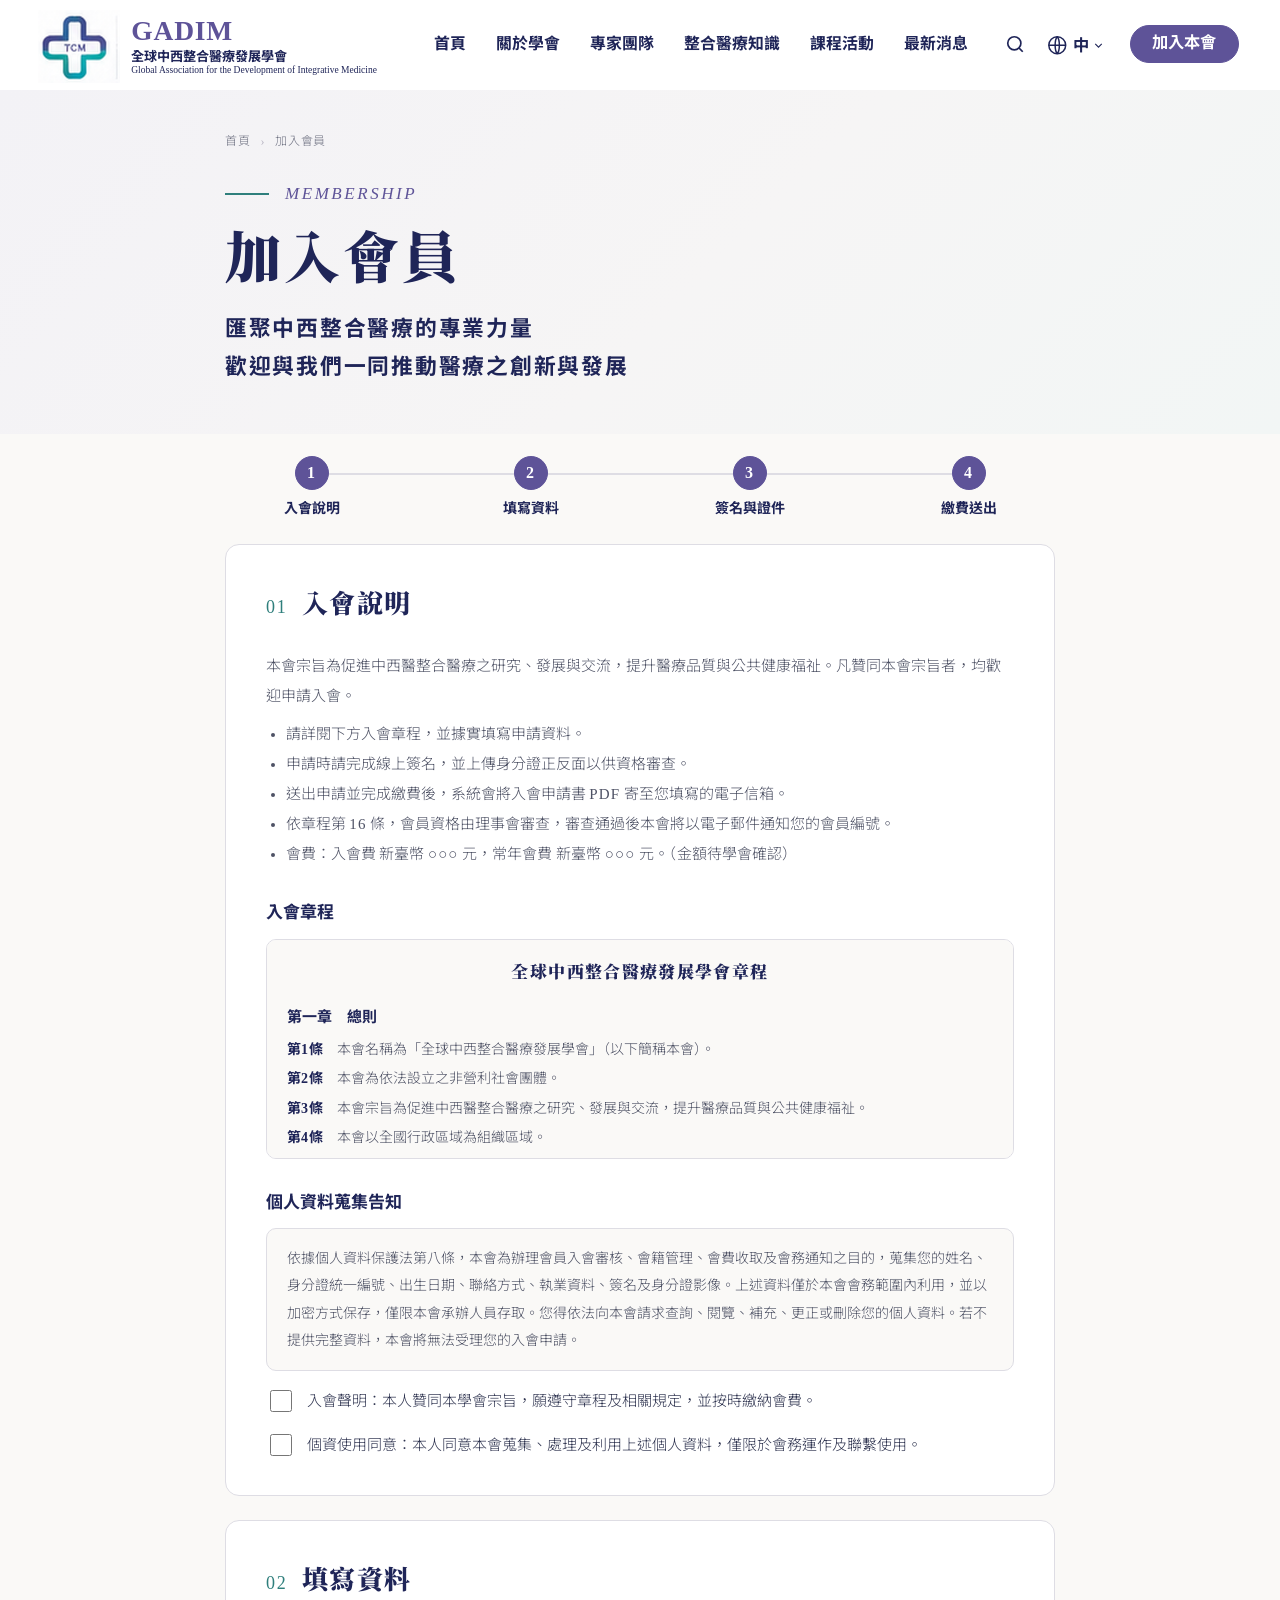
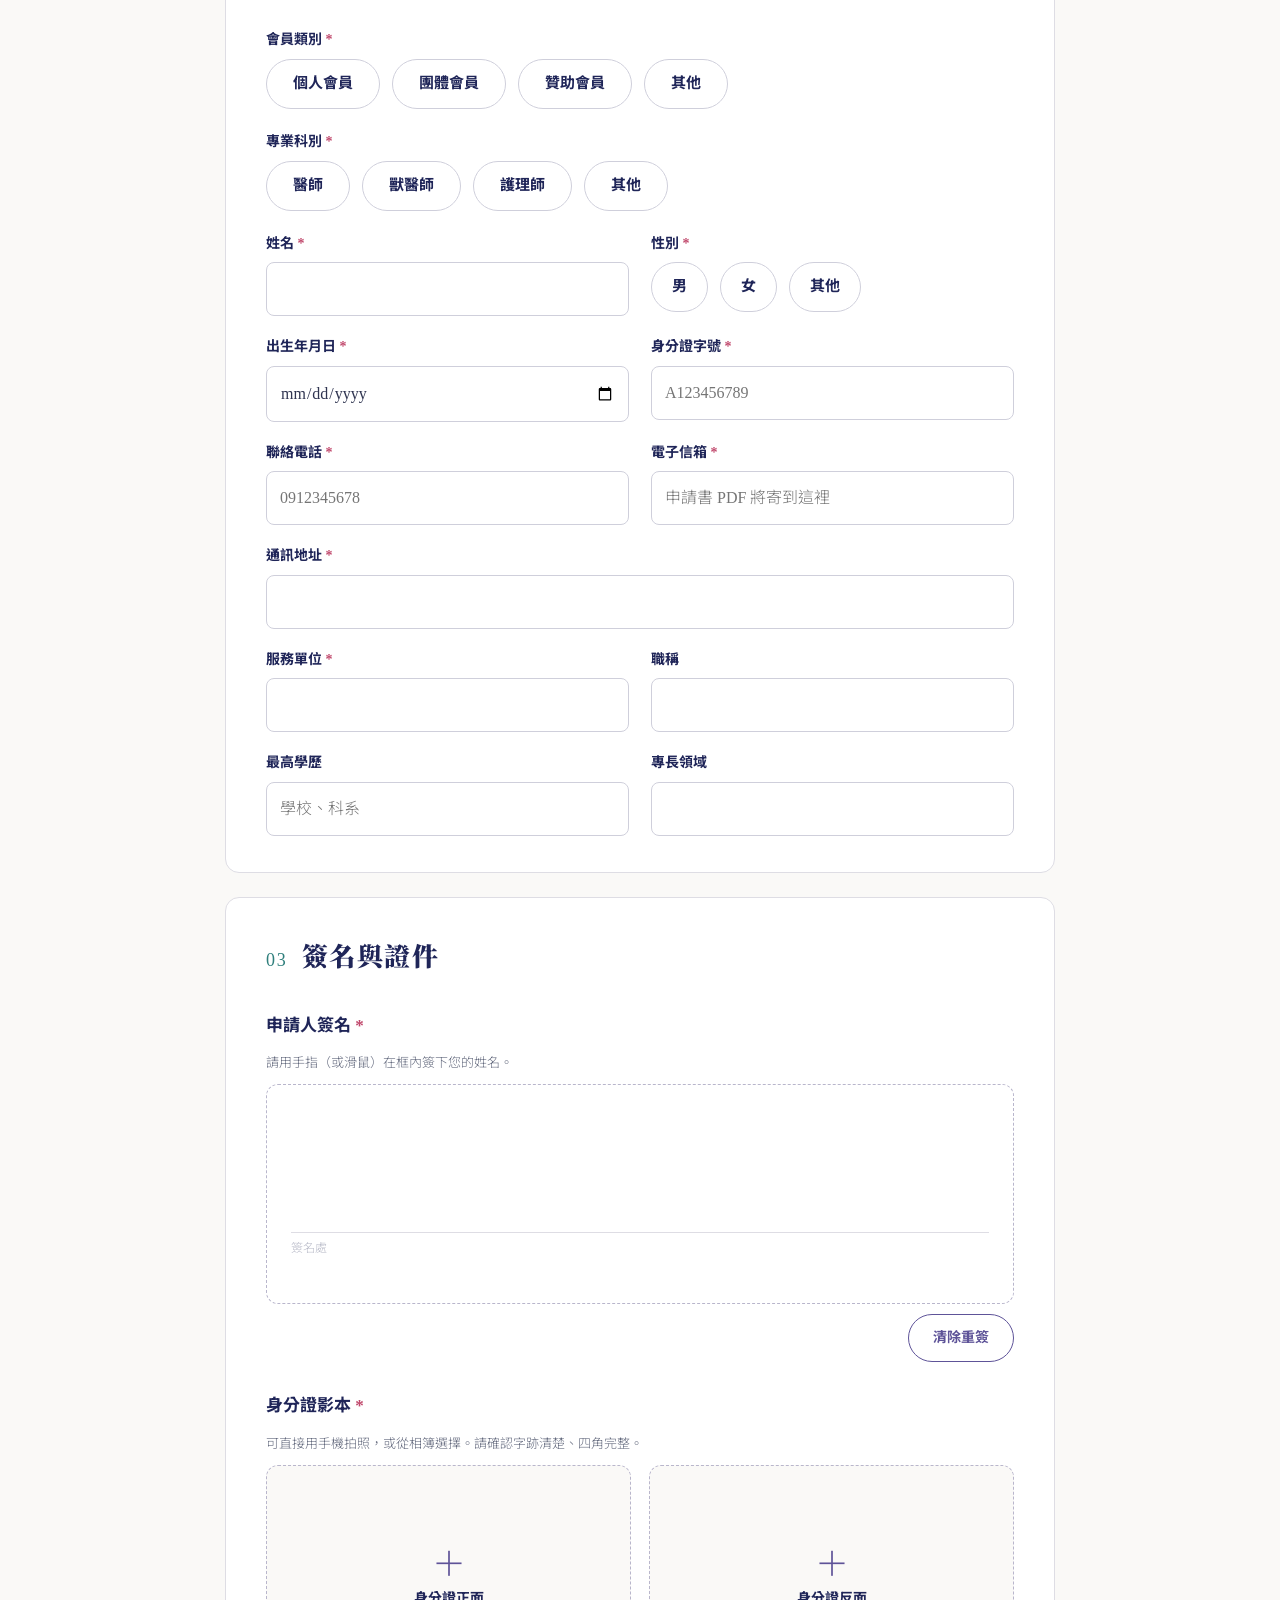
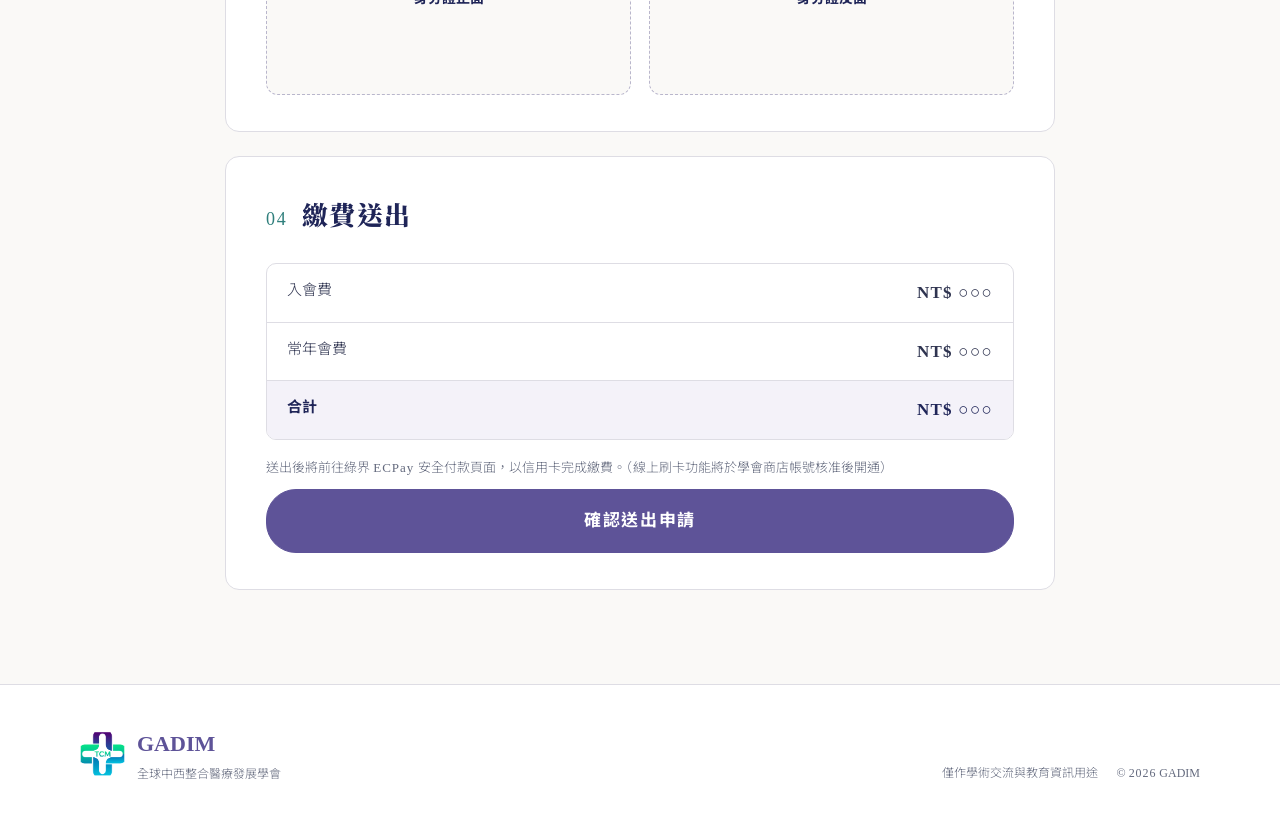
<file: join.html>
<!doctype html>
<html lang="zh-Hant">
<head>
<meta charset="utf-8">
<meta name="viewport" content="width=device-width, initial-scale=1">
<meta name="description" content="GADIM 全球中西整合醫療發展學會，致力於中西醫學與中西獸醫學整合，促進學術交流、跨專業合作、教育培訓與臨床應用。">
<title>加入會員｜GADIM 全球中西整合醫療發展學會</title>
<link rel="stylesheet" href="about.css">
<link rel="stylesheet" href="join.css?v=4">
<link rel="stylesheet" href="header.css">
<link rel="stylesheet" href="nav-dropdown.css">
</head>
<body>
<div class="page">
<header class="gh">
  <div class="gh-inner">
    <a class="gh-brand" href="index.html" aria-label="GADIM 首頁">
      <img class="gh-logo gh-abs" style="--x:30;--y:8" src="images/logo.png" alt="GADIM 標誌">
      <div class="gh-text gh-abs" style="--x:105;--y:11">
        <div class="gh-name">GADIM</div>
        <div class="gh-zh">全球中西整合醫療發展學會</div>
        <div class="gh-en">Global Association for the Development of Integrative Medicine</div>
      </div>
    </a>
    <nav class="gh-nav gh-abs" id="nav" style="--x:347;--y:29" aria-label="主要導覽">
      <a href="index.html">首頁</a>
      <a href="about.html">關於學會</a>
      <div class="nav-drop">
        <a href="expert-chen-jianlin.html" class="nav-drop-toggle" aria-haspopup="true" aria-expanded="false">專家團隊</a>
        <div class="nav-drop-menu">
          <ul class="nav-drop-list">
            <li class="nav-drop-group">中醫師</li>
            <li><a href="expert-chen-jianlin.html">陳建霖 醫師</a></li>
            <li><a href="expert-qiu-yingsheng.html">丘應生 醫師</a></li>
            <li><a href="expert-chen-yiguang.html">陳逸光 醫師</a></li>
            <li class="nav-drop-group">西醫師</li>
            <li><a href="expert-lin-xintai.html">林新泰 醫師</a></li>
            <li class="nav-drop-group">獸醫師</li>
            <li><a href="expert-lin-gengxuan.html">林耿玄 獸醫師</a></li>
            <li class="nav-drop-group">護理師</li>
            <li><a href="expert-luo-xiaofen.html">羅筱芬 護理師</a></li>
          </ul>
        </div>
      </div>
      <a href="index.html">整合醫療知識</a>
      <a href="index.html">課程活動</a>
      <a href="index.html">最新消息</a>
    </nav>
    <div class="gh-tools">
      <button class="gh-icon gh-search gh-abs" style="--x:803;--y:26" aria-label="搜尋">
        <svg viewBox="0 0 24 24" fill="none" stroke="currentColor" stroke-width="1.8"><circle cx="11" cy="11" r="7"/><path d="m20 20-4-4"/></svg>
      </button>
      <button class="gh-icon gh-lang gh-abs" style="--x:837;--y:26" aria-label="語言">
        <svg viewBox="0 0 24 24" fill="none" stroke="currentColor" stroke-width="1.6"><circle cx="12" cy="12" r="9"/><path d="M3 12h18M12 3c3 3.5 3 14.5 0 18M12 3c-3 3.5-3 14.5 0 18"/></svg>
        <span>中</span>
        <svg viewBox="0 0 24 24" fill="none" stroke="currentColor" stroke-width="2" style="width:.8em;height:.8em"><path d="m6 9 6 6 6-6"/></svg>
      </button>
      <a class="gh-join gh-abs" style="--x:904;--y:20" href="join.html" aria-current="page"><span>加入本會</span></a>
      <button class="gh-icon gh-menu" aria-label="選單" aria-controls="nav" onclick="document.getElementById('nav').classList.toggle('open')">
        <svg viewBox="0 0 24 24" fill="none" stroke="currentColor" stroke-width="2"><path d="M4 7h16M4 12h16M4 17h16"/></svg>
      </button>
    </div>
  </div>
</header>
<main>
<section class="join-hero" aria-label="加入會員頁首">
 <div class="shell">
  <div class="breadcrumb"><a href="index.html">首頁</a><span>›</span>加入會員</div>
  <div class="eyebrow">MEMBERSHIP</div>
  <h1 class="zh-title">加入會員</h1>
  <p class="hero-lead">匯聚中西整合醫療的專業力量<br>歡迎與我們一同推動醫療之創新與發展</p>
 </div>
</section>

<ol class="steps" aria-label="申請步驟">
 <li class="on"><span class="en">1</span>入會說明</li>
 <li><span class="en">2</span>填寫資料</li>
 <li><span class="en">3</span>簽名與證件</li>
 <li><span class="en">4</span>繳費送出</li>
</ol>

<form id="joinForm" class="join-form shell" novalidate>
 <input name="website" tabindex="-1" autocomplete="off" aria-hidden="true" style="position:absolute;left:-9999px;width:1px;height:1px;opacity:0">

 <!-- ===== 1 入會說明 ===== -->
 <section class="card" id="sec-intro">
  <h2 class="card-title"><span class="en">01</span>入會說明</h2>
  <!-- 【待提供】正式入會說明文字，請替換以下暫定內容 -->
  <!-- 【待確認】會費金額 -->
  <div class="notice">
   <p>本會宗旨為促進中西醫整合醫療之研究、發展與交流，提升醫療品質與公共健康福祉。凡贊同本會宗旨者，均歡迎申請入會。</p>
   <ul>
    <li>請詳閱下方入會章程，並據實填寫申請資料。</li>
    <li>申請時請完成線上簽名，並上傳身分證正反面以供資格審查。</li>
    <li>送出申請並完成繳費後，系統會將入會申請書 <span class="en">PDF</span> 寄至您填寫的電子信箱。</li>
    <li>依章程第 <span class="en">16</span> 條，會員資格由理事會審查，審查通過後本會將以電子郵件通知您的會員編號。</li>
    <li>會費：入會費 新臺幣 <span class="en">○○○</span> 元，常年會費 新臺幣 <span class="en">○○○</span> 元。（金額待學會確認）</li>
   </ul>
  </div>

  <h3 class="sub-title">入會章程</h3>
  <div class="scrollbox" tabindex="0" aria-label="入會章程全文">
   <h4 class="doc-title">全球中西整合醫療發展學會章程</h4>
   <h4>第一章　總則</h4>
   <p><strong>第<span class="en">1</span>條</strong>　本會名稱為「全球中西整合醫療發展學會」（以下簡稱本會）。</p>
   <p><strong>第<span class="en">2</span>條</strong>　本會為依法設立之非營利社會團體。</p>
   <p><strong>第<span class="en">3</span>條</strong>　本會宗旨為促進中西醫整合醫療之研究、發展與交流，提升醫療品質與公共健康福祉。</p>
   <p><strong>第<span class="en">4</span>條</strong>　本會以全國行政區域為組織區域。</p>
   <p><strong>第<span class="en">5</span>條</strong>　本會會址設於台北市南京東路三段<span class="en">118</span>號<span class="en">6</span>樓之<span class="en">2</span>。</p>
   <h4>第二章　任務</h4>
   <p><strong>第<span class="en">6</span>條</strong>　本會之任務如下：</p>
   <p class="item">一、推動中西整合醫療相關學術研究與發展。</p>
   <p class="item">二、舉辦學術研討會、講座及教育訓練。</p>
   <p class="item">三、促進國內外相關機構之交流合作。</p>
   <p class="item">四、提供專業諮詢與推廣健康知識。</p>
   <p class="item">五、其他符合本會宗旨之事項。</p>
   <h4>第三章　會員</h4>
   <p><strong>第<span class="en">7</span>條</strong>　本會會員分為下列各類：</p>
   <p class="item">一、個人會員：凡贊同本會宗旨，填具申請書並經審查通過者。</p>
   <p class="item">二、團體會員：相關機構或團體經申請通過者。</p>
   <p class="item">三、贊助會員：贊助本會工作之個人或團體。</p>
   <p><strong>第<span class="en">8</span>條</strong>　會員之權利如下：</p>
   <p class="item">一、出席會員大會並行使表決權、選舉權及被選舉權（贊助會員無表決權）。</p>
   <p class="item">二、參與本會各項活動。</p>
   <p><strong>第<span class="en">9</span>條</strong>　會員之義務如下：</p>
   <p class="item">一、遵守本會章程及決議。</p>
   <p class="item">二、按時繳納會費。</p>
   <p><strong>第<span class="en">10</span>條</strong>　會員有違反法令或本會章程者，得經理事會決議予以警告或除名。</p>
   <h4>第四章　組織及職權</h4>
   <p><strong>第<span class="en">11</span>條</strong>　本會以會員大會為最高權力機構。</p>
   <p><strong>第<span class="en">12</span>條</strong>　本會設理事會及監事會。</p>
   <p><strong>第<span class="en">13</span>條</strong>　理事會置理事<span class="en">9</span>人，監事會置監事<span class="en">3</span>人，由會員大會選舉之。</p>
   <p><strong>第<span class="en">14</span>條</strong>　理事中互選一人為理事長，對外代表本會。</p>
   <p><strong>第<span class="en">15</span>條</strong>　監事中互選一人為常務監事。</p>
   <p><strong>第<span class="en">16</span>條</strong>　理事會職權如下：</p>
   <p class="item">一、執行會員大會決議。</p>
   <p class="item">二、審查會員資格。</p>
   <p class="item">三、編列預算及決算。</p>
   <p><strong>第<span class="en">17</span>條</strong>　監事會職權如下：</p>
   <p class="item">一、監察理事會工作。</p>
   <p class="item">二、審核決算。</p>
   <h4>第五章　會議</h4>
   <p><strong>第<span class="en">18</span>條</strong>　會員大會每年召開一次，必要時得召開臨時會。</p>
   <p><strong>第<span class="en">19</span>條</strong>　理事會及監事會每年至少召開一次。</p>
   <p><strong>第<span class="en">20</span>條</strong>　會議決議以出席人數過半數同意行之（另有規定者從其規定）。</p>
   <h4>第六章　經費及會計</h4>
   <p><strong>第<span class="en">21</span>條</strong>　本會經費來源如下：</p>
   <p class="item">一、入會費。</p>
   <p class="item">二、常年會費。</p>
   <p class="item">三、捐款及補助。</p>
   <p class="item">四、其他合法收入。</p>
   <p><strong>第<span class="en">22</span>條</strong>　本會會計年度以曆年制為準（<span class="en">1</span>月<span class="en">1</span>日至<span class="en">12</span>月<span class="en">31</span>日）。</p>
   <p><strong>第<span class="en">23</span>條</strong>　本會應編列年度預算及決算，提會員大會審議。</p>
   <h4>第七章　附則</h4>
   <p><strong>第<span class="en">24</span>條</strong>　本章程未規定事項，悉依相關法令辦理。</p>
   <p><strong>第<span class="en">25</span>條</strong>　本章程經會員大會通過並報主管機關核備後施行，修正時亦同。</p>
  </div>

  <h3 class="sub-title">個人資料蒐集告知</h3>
  <div class="scrollbox short" tabindex="0" aria-label="個人資料蒐集告知">
   <p>依據個人資料保護法第八條，本會為辦理會員入會審核、會籍管理、會費收取及會務通知之目的，蒐集您的姓名、身分證統一編號、出生日期、聯絡方式、執業資料、簽名及身分證影像。上述資料僅於本會會務範圍內利用，並以加密方式保存，僅限本會承辦人員存取。您得依法向本會請求查詢、閱覽、補充、更正或刪除您的個人資料。若不提供完整資料，本會將無法受理您的入會申請。</p>
  </div>

  <label class="check"><input type="checkbox" name="agreeRules" required><span>入會聲明：本人贊同本學會宗旨，願遵守章程及相關規定，並按時繳納會費。</span></label>
  <label class="check"><input type="checkbox" name="agreePrivacy" required><span>個資使用同意：本人同意本會蒐集、處理及利用上述個人資料，僅限於會務運作及聯繫使用。</span></label>
 </section>

 <!-- ===== 2 基本資料 ===== -->
 <section class="card" id="sec-data">
  <h2 class="card-title"><span class="en">02</span>填寫資料</h2>

  <fieldset class="field full">
   <legend>會員類別 <i>*</i></legend>
   <div class="choices" data-name="memberType">
    <label class="choice"><input type="radio" name="memberType" value="個人會員" required><span>個人會員</span></label>
    <label class="choice"><input type="radio" name="memberType" value="團體會員"><span>團體會員</span></label>
    <label class="choice"><input type="radio" name="memberType" value="贊助會員"><span>贊助會員</span></label>
    <label class="choice"><input type="radio" name="memberType" value="其他"><span>其他</span></label>
   </div>
   <input class="other-input" name="memberTypeOther" placeholder="請說明其他類別" hidden>
  </fieldset>

  <fieldset class="field full">
   <legend>專業科別 <i>*</i></legend>
   <div class="choices" data-name="category">
    <label class="choice"><input type="radio" name="category" value="醫師" required><span>醫師</span></label>
    <label class="choice"><input type="radio" name="category" value="獸醫師"><span>獸醫師</span></label>
    <label class="choice"><input type="radio" name="category" value="護理師"><span>護理師</span></label>
    <label class="choice"><input type="radio" name="category" value="其他"><span>其他</span></label>
   </div>
  </fieldset>

  <div class="grid">
   <label class="field"><span>姓名 <i>*</i></span><input name="name" required autocomplete="name"></label>
   <fieldset class="field">
    <legend>性別 <i>*</i></legend>
    <div class="choices small" data-name="gender">
     <label class="choice"><input type="radio" name="gender" value="男" required><span>男</span></label>
     <label class="choice"><input type="radio" name="gender" value="女"><span>女</span></label>
     <label class="choice"><input type="radio" name="gender" value="其他"><span>其他</span></label>
    </div>
   </fieldset>
   <label class="field"><span>出生年月日 <i>*</i></span><input name="birthday" type="date" required autocomplete="bday"></label>
   <label class="field"><span>身分證字號 <i>*</i></span><input name="idNumber" required maxlength="10" autocomplete="off" placeholder="A123456789"></label>
   <label class="field"><span>聯絡電話 <i>*</i></span><input name="phone" type="tel" required autocomplete="tel" placeholder="0912345678"></label>
   <label class="field"><span>電子信箱 <i>*</i></span><input name="email" type="email" required autocomplete="email" placeholder="申請書 PDF 將寄到這裡"></label>
   <label class="field full"><span>通訊地址 <i>*</i></span><input name="address" required autocomplete="street-address"></label>
   <label class="field"><span>服務單位 <i>*</i></span><input name="org" required autocomplete="organization"></label>
   <label class="field"><span>職稱</span><input name="title" autocomplete="organization-title"></label>
   <label class="field"><span>最高學歷</span><input name="education" placeholder="學校、科系"></label>
   <label class="field"><span>專長領域</span><input name="specialty"></label>
  </div>
 </section>

 <!-- ===== 3 簽名與證件 ===== -->
 <section class="card" id="sec-sign">
  <h2 class="card-title"><span class="en">03</span>簽名與證件</h2>

  <h3 class="sub-title">申請人簽名 <i>*</i></h3>
  <p class="hint">請用手指（或滑鼠）在框內簽下您的姓名。</p>
  <div class="sign-wrap">
   <span class="sign-line" aria-hidden="true">簽名處</span>
   <canvas id="signPad" aria-label="簽名板"></canvas>
  </div>
  <div class="sign-tools"><button type="button" class="btn ghost" id="signClear">清除重簽</button></div>

  <h3 class="sub-title">身分證影本 <i>*</i></h3>
  <p class="hint">可直接用手機拍照，或從相簿選擇。請確認字跡清楚、四角完整。</p>
  <div class="id-grid">
   <label class="upload" data-side="front">
    <input type="file" name="idFront" accept="image/*" required>
    <span class="upload-box"><img alt=""><b>＋</b><em>身分證正面</em></span>
   </label>
   <label class="upload" data-side="back">
    <input type="file" name="idBack" accept="image/*" required>
    <span class="upload-box"><img alt=""><b>＋</b><em>身分證反面</em></span>
   </label>
  </div>
 </section>

 <!-- ===== 4 繳費送出 ===== -->
 <section class="card" id="sec-pay">
  <h2 class="card-title"><span class="en">04</span>繳費送出</h2>
  <div class="fee">
   <div><span>入會費</span><b class="en">NT$ ○○○</b></div>
   <div><span>常年會費</span><b class="en">NT$ ○○○</b></div>
   <div class="total"><span>合計</span><b class="en">NT$ ○○○</b></div>
  </div>
  <p class="hint">送出後將前往綠界 <span class="en">ECPay</span> 安全付款頁面，以信用卡完成繳費。（線上刷卡功能將於學會商店帳號核准後開通）</p>
  <p class="form-error" id="formError" role="alert" hidden></p>
  <button type="submit" class="btn primary big">確認送出申請</button>
 </section>
</form>

<!-- 送出後預覽：這份版面就是寄給會員的 PDF 內容 -->
<section class="shell result" id="result" hidden>
 <div class="card">
  <h2 class="card-title">申請資料預覽</h2>
  <p class="hint">目前為預覽版本，尚未連接學會後台，資料不會被送出或儲存。正式上線後，送出即會產生此份 <span class="en">PDF</span> 寄到您的信箱，並同步存檔至學會。</p>
  <div id="preview" class="pdf-preview"></div>
  <button type="button" class="btn ghost" id="backEdit">返回修改</button>
 </div>
</section>
</main>
<footer class="footer"><div class="shell"><div class="footer-inner"><div class="footer-logo"><img src="images/logo-hd.png" alt=""><div><strong>GADIM</strong><div class="small">全球中西整合醫療發展學會</div></div></div><div class="footer-links"><span>僅作學術交流與教育資訊用途</span><span>© <span class="en">2026</span> GADIM</span></div></div></div></footer>
</div>
<script src="nav-dropdown.js"></script>
<script src="join.js?v=4"></script>
</body></html>
</file>
<file: style.css>
/* =========================================================
   GADIM 首頁樣式（依客戶確認版設計稿還原）
   - 圖片全部取自設計稿原圖，只移除圖上文字，未改色、未加效果
   - 桌機版：以設計稿 1024px 寬為基準等比例縮放（--u = 設計稿 1px）
   - 手機版（760px 以下）：改為上下排列
   字型：大標＝粗明體／小標＝微軟正黑體粗體／內文＝微軟正黑體細體／英文數字＝Times New Roman
   ========================================================= */

:root {
  --en: "Times New Roman", Times, "Liberation Serif", Tinos;
  --ff-title: var(--en), "PMingLiU", "MingLiU", "新細明體", "Noto Serif TC", serif;
  --ff-sub: var(--en), "Microsoft JhengHei", "微軟正黑體", "Noto Sans TC", sans-serif;
  --ff-body: var(--en), "Microsoft JhengHei Light", "Microsoft JhengHei", "微軟正黑體", "Noto Sans TC", sans-serif;

  --navy: #1f2558;
  --purple: #5e5398;
  --teal: #2f7f7c;
  --text: #2f3450;
  --muted: #555a74;
  --line: #cfcfdc;
  --bg: #fbfbfd;
}

* { box-sizing: border-box; }
html { scroll-behavior: smooth; }
body {
  margin: 0; background: var(--bg); color: var(--text);
  font-family: var(--ff-body); font-weight: 300; line-height: 1.6;
  -webkit-font-smoothing: antialiased;
}
img { display: block; max-width: 100%; }
a { color: inherit; text-decoration: none; }
h1, h2, h3, p { margin: 0; font-weight: inherit; }

.font-title { font-family: var(--ff-title); font-weight: 700; color: var(--navy); }
.font-sub   { font-family: var(--ff-sub); font-weight: 700; color: var(--navy); }
.en-italic  { font-family: var(--en), serif; font-style: italic; font-weight: 400; color: var(--navy); }

/* 整頁以設計稿比例縮放 */
.page { max-width: 1440px; margin: 0 auto; container-type: inline-size; overflow: hidden; background: var(--bg); }
.page * { --u: calc(100cqw / 1024); }
.abs { position: absolute; left: calc(var(--x) * var(--u)); top: calc(var(--y) * var(--u)); }

.btn {
  display: inline-flex; align-items: center; justify-content: center; gap: calc(14 * var(--u));
  border-radius: 999px; border: 1.5px solid var(--purple);
  font-family: var(--ff-sub); font-weight: 700; white-space: nowrap; transition: .2s;
}
.btn-primary { background: var(--purple); color: #fff; }
.btn-primary:hover { background: #4b4185; }
.btn-outline { background: rgba(255,255,255,.55); color: var(--navy); }
.btn-outline:hover { background: #efedf7; }
.arrow { width: 1.2em; height: 1.2em; flex: none; }

/* ---------- 頁首 ---------- */
.site-header { position: sticky; top: env(safe-area-inset-top, 0px); z-index: 50; background: #fff; }
.header-inner { position: relative; height: calc(72 * var(--u)); }
.brand-logo { width: calc(66 * var(--u)); }
.brand-text { line-height: 1.2; }
.brand-name { font-family: var(--en), serif; font-weight: 700; font-size: calc(22 * var(--u)); color: var(--purple); letter-spacing: .03em; }
.brand-zh { font-family: var(--ff-sub); font-weight: 700; font-size: calc(10.5 * var(--u)); color: var(--navy); margin-top: calc(2 * var(--u)); }
.brand-en { font-family: var(--en), serif; font-size: calc(7.6 * var(--u)); color: var(--navy); }
.nav { display: flex; gap: calc(24 * var(--u)); }
.nav a { font-family: var(--ff-sub); font-weight: 700; font-size: calc(12.7 * var(--u)); color: var(--navy); position: relative; line-height: 1; }
.nav a.active { color: var(--purple); }
.nav a.active::after { content: ""; position: absolute; left: calc(-7 * var(--u)); right: calc(-7 * var(--u)); top: calc(22 * var(--u)); height: 2px; background: var(--purple); }
.nav a:hover { color: var(--purple); }
.header-tools { display: flex; align-items: center; }
.icon-btn { background: none; border: 0; padding: 0; color: var(--navy); cursor: pointer; display: inline-flex; align-items: center; gap: calc(3 * var(--u)); font-family: var(--ff-sub); font-weight: 700; font-size: calc(13 * var(--u)); }
.icon-btn svg { width: calc(18 * var(--u)); height: calc(18 * var(--u)); }
.header-join { width: calc(87 * var(--u)); height: calc(30 * var(--u)); font-size: calc(13 * var(--u)); }
.menu-toggle { display: none; }

/* ---------- 主視覺 ---------- */
.hero { position: relative; aspect-ratio: 1024 / 398; }
.hero-bg { position: absolute; inset: 0; background: url("images/hero.jpg") center / 100% 100% no-repeat; }
.eyebrow { font-family: var(--en), serif; font-style: italic; font-size: calc(16 * var(--u)); letter-spacing: .09em; color: var(--navy); line-height: calc(18 * var(--u)); }
.hero h1 { font-size: calc(43 * var(--u)); line-height: calc(50 * var(--u)); letter-spacing: .02em; white-space: nowrap; }
.hero-lead { font-size: calc(16 * var(--u)); line-height: calc(25 * var(--u)); letter-spacing: .3em; color: var(--text); white-space: nowrap; }
.hero-actions { display: flex; gap: calc(18 * var(--u)); }
.hero-actions .btn { width: calc(166 * var(--u)); height: calc(37 * var(--u)); font-size: calc(14.5 * var(--u)); }

/* ---------- 四大特色 ---------- */
.features { position: relative; aspect-ratio: 1024 / 100; background: url("images/features.jpg") center / 100% 100% no-repeat; }
.features .feature-icon, .features .vline { display: none; }
.feature-icon { width: calc(var(--iw) * var(--u)); height: auto; }
.feature-text h3 { font-size: calc(16.5 * var(--u)); line-height: calc(22 * var(--u)); }
.feature-text p { font-size: calc(11.5 * var(--u)); line-height: calc(20 * var(--u)); color: var(--muted); }
.vline { position: absolute; width: 1px; height: calc(42 * var(--u)); background: var(--line); }

/* ---------- 區塊標題 ---------- */
.section-title { display: flex; align-items: center; gap: calc(18 * var(--u)); white-space: nowrap; }
.section-title h2 { font-size: calc(29 * var(--u)); letter-spacing: .1em; line-height: 1.2; }
.section-title .en-italic { font-size: calc(16.5 * var(--u)); color: var(--muted); }
.dash { display: inline-block; width: calc(40 * var(--u)); height: 1.5px; background: var(--teal); }
.more-link { display: inline-flex; align-items: center; gap: calc(10 * var(--u)); font-family: var(--ff-sub); font-weight: 700; font-size: calc(14 * var(--u)); color: var(--navy); }

/* ---------- 雙領域整合 ---------- */
.domains-sec { position: relative; height: calc(315 * var(--u)); }
.domain-card {
  container-type: inline-size; display: block;
  aspect-ratio: var(--w) / 215; width: calc(var(--w) * var(--u));
  background: var(--img) center / 100% 100% no-repeat;
}
.domain-card * { --c: calc(100cqw / var(--w)); }
.domain-card .in { position: absolute; left: calc(30 * var(--c)); top: calc(36 * var(--c)); }
.domain-card h3 { font-size: calc(32 * var(--c)); line-height: calc(40 * var(--c)); letter-spacing: .12em; }
.domain-card p { font-family: var(--ff-sub); font-weight: 700; color: var(--navy); font-size: calc(15.5 * var(--c)); letter-spacing: .2em; margin-top: calc(6 * var(--c)); }
.circle-btn {
  position: absolute; left: calc(32 * var(--c)); top: calc(136 * var(--c));
  width: calc(42 * var(--c)); height: calc(42 * var(--c)); border-radius: 50%;
  border: 1.5px solid var(--teal); color: var(--teal); display: grid; place-items: center; transition: .2s;
}
.circle-btn .arrow { width: calc(20 * var(--c)); height: calc(20 * var(--c)); }
.domain-card:hover .circle-btn { background: var(--teal); color: #fff; }

/* ---------- 學會宗旨 ---------- */
.mission { position: relative; aspect-ratio: 1024 / 135; background: url("images/mission.jpg") center / 100% 100% no-repeat; }
.mission-title h2 { font-size: calc(31 * var(--u)); line-height: calc(38 * var(--u)); letter-spacing: .12em; }
.mission-title .en-italic { font-size: calc(19 * var(--u)); line-height: calc(26 * var(--u)); margin-top: calc(4 * var(--u)); }
.mission-text { width: calc(600 * var(--u)); font-size: calc(15 * var(--u)); line-height: calc(26 * var(--u)); letter-spacing: .08em; }

/* ---------- 近期學術活動 ---------- */
.events-sec { position: relative; height: calc(340 * var(--u)); }
.event-card {
  display: flex; flex-direction: column; width: calc(var(--w) * var(--u)); height: calc(216 * var(--u));
  background: #fff; border-radius: calc(10 * var(--u)); overflow: hidden;
  box-shadow: 0 calc(4 * var(--u)) calc(16 * var(--u)) rgba(50, 50, 100, .08); transition: transform .2s;
}
.event-card:hover { transform: translateY(-3px); }
.event-card img { width: 100%; height: calc(128 * var(--u)); object-fit: cover; }
.event-body { position: relative; flex: 1; display: flex; align-items: center; padding: 0 calc(14 * var(--u)) 0 0; }
.event-date { width: calc(82 * var(--u)); text-align: center; font-family: var(--en), serif; color: var(--navy); line-height: 1; flex: none; display: flex; flex-direction: column; gap: calc(3 * var(--u)); border-right: 1px solid var(--line); padding: calc(4 * var(--u)) 0; }
.event-date .m { font-size: calc(12.5 * var(--u)); letter-spacing: .1em; }
.event-date .d { font-size: calc(30 * var(--u)); }
.event-date .y { font-size: calc(12.5 * var(--u)); letter-spacing: .08em; }
.event-info { padding-left: calc(17 * var(--u)); }
.event-info h3 { font-size: calc(14.5 * var(--u)); line-height: calc(20 * var(--u)); }
.event-meta { display: flex; align-items: center; gap: calc(8 * var(--u)); font-size: calc(12.5 * var(--u)); margin-top: calc(9 * var(--u)); color: var(--text); white-space: nowrap; }
.event-meta svg { width: calc(13 * var(--u)); height: calc(13 * var(--u)); color: var(--navy); }
.event-meta .sep { color: var(--line); }

/* ---------- 加入 GADIM ---------- */
.join { position: relative; aspect-ratio: 1024 / 176; background: url("images/join.jpg") center / 100% 100% no-repeat; }
.join h2 { font-size: calc(31 * var(--u)); line-height: calc(36 * var(--u)); letter-spacing: .04em; white-space: nowrap; }
.join p { font-family: var(--ff-sub); font-weight: 700; color: var(--navy); font-size: calc(15.5 * var(--u)); letter-spacing: .16em; margin-top: calc(6 * var(--u)); white-space: nowrap; }
.join .btn { width: calc(153 * var(--u)); height: calc(38 * var(--u)); font-size: calc(14 * var(--u)); }

/* ---------- 編輯模式工具列 ---------- */
.edit-bar {
  position: fixed; right: calc(16px + env(safe-area-inset-right, 0px)); bottom: calc(16px + env(safe-area-inset-bottom, 0px)); z-index: 100;
  display: flex; gap: 8px; padding: 6px; border-radius: 999px; background: rgba(31,37,88,.92); box-shadow: 0 6px 20px rgba(0,0,0,.2);
}
.edit-bar button { border: 0; border-radius: 999px; padding: 8px 16px; cursor: pointer; font-family: var(--ff-sub); font-weight: 700; font-size: 13px; background: #fff; color: var(--navy); }
.edit-bar button[hidden] { display: none; }
.edit-bar button.on { background: #f3c94c; }
body.editing [data-editable] { outline: 1px dashed rgba(94,83,152,.5); outline-offset: 2px; }
body.editing [data-editable]:hover { outline-color: var(--purple); background: rgba(233,230,244,.5); }
body.editing [data-editable]:focus { outline: 2px solid var(--purple); background: rgba(255,255,255,.85); }
.toast { position: fixed; left: 50%; bottom: 80px; transform: translateX(-50%); background: var(--navy); color: #fff; padding: 8px 18px; border-radius: 8px; font-size: 14px; z-index: 101; opacity: 0; transition: .3s; pointer-events: none; }
.toast.show { opacity: 1; }

/* =========================================================
   手機版（760px 以下）：同樣使用原圖，改為上下排列
   ========================================================= */
@media (max-width: 760px) {
  .page * { --u: 1px; }
  .abs { position: static; }

  /* 頁首 */
  .header-inner { height: 64px; display: flex; align-items: center; gap: 10px; padding: 0 max(16px, env(safe-area-inset-right, 0px)) 0 max(16px, env(safe-area-inset-left, 0px)); }
  .brand { display: flex; align-items: center; gap: 8px; }
  .brand-logo { width: 46px; }
  .brand-name { font-size: 19px; }
  .brand-zh { font-size: 11px; margin-top: 1px; }
  .brand-en { display: none; }
  .header-tools { margin-left: auto; gap: 14px; }
  .search, .lang, .header-join { display: none !important; }
  .menu-toggle { display: inline-flex; }
  .menu-toggle svg { width: 26px; height: 26px; }
  .nav { display: none; position: absolute; top: 64px; left: 0; right: 0; flex-direction: column; gap: 0; background: #fff; padding: 4px 16px 12px; box-shadow: 0 10px 20px rgba(0,0,0,.06); }
  .nav.open { display: flex; }
  .nav a { font-size: 15px; padding: 12px 4px; border-bottom: 1px solid #eee; }
  .nav a.active::after { display: none; }

  /* 主視覺：文字在上、原圖在下 */
  .hero { aspect-ratio: auto; display: flex; flex-direction: column; background: #f9f9fb; }
  .hero-copy { order: 1; padding: 32px 20px 8px; }
  .hero-bg { position: relative; order: 2; inset: auto; aspect-ratio: 644 / 398; background-size: auto 100%; background-position: right center; }
  .hero .eyebrow { display: flex; align-items: center; gap: 14px; font-size: 14px; line-height: 1.4; }
  .hero .eyebrow::before { content: ""; width: 32px; height: 1.5px; background: var(--navy); }
  .hero h1 { font-size: clamp(24px, 7.2vw, 34px); line-height: 1.38; margin-top: 14px; }
  .hero-lead { font-size: 14.5px; line-height: 1.75; letter-spacing: .14em; margin-top: 14px; }
  .hero-actions { margin-top: 22px; gap: 12px; flex-wrap: wrap; }
  .hero-actions .btn { width: auto; height: 42px; padding: 0 22px; font-size: 14.5px; gap: 10px; }

  /* 四大特色：兩欄 */
  .features { aspect-ratio: auto; background: #f4f4f9; display: grid; grid-template-columns: 1fr 1fr; gap: 20px 12px; padding: 22px 16px; }
  .feature { display: flex; align-items: center; gap: 10px; min-width: 0; }
  .features .feature-icon { display: block; height: 42px; width: auto; flex: none; border-radius: 8px; }
  .feature-text h3 { font-size: 16px; line-height: 1.4; }
  .feature-text p { font-size: 11.5px; line-height: 1.5; letter-spacing: -.02em; }
  .vline { display: none; }

  /* 區塊標題 */
  .section-title { flex-wrap: wrap; gap: 4px 12px; white-space: normal; }
  .section-title h2 { font-size: 25px; }
  .section-title .en-italic { font-size: 15px; }
  .dash { width: 32px; }

  /* 雙領域整合：卡片上下排 */
  .domains-sec { height: auto; padding: 30px 16px; display: flex; flex-direction: column; gap: 16px; }
  .domains-sec .section-title { margin-bottom: 4px; }
  .domain-card { width: 100%; position: relative; left: auto; top: auto; }

  /* 學會宗旨 */
  .mission { aspect-ratio: auto; background-size: auto 100%; background-position: right center; padding: 28px 20px; display: flex; flex-direction: column; gap: 14px; }
  .mission-title h2 { font-size: 27px; line-height: 1.3; }
  .mission-title .en-italic { font-size: 17px; line-height: 1.4; margin-top: 0; }
  .mission-text { width: auto; font-size: 15px; line-height: 1.85; letter-spacing: .05em; }

  /* 近期學術活動 */
  .events-sec { height: auto; padding: 32px 16px; display: flex; flex-direction: column; gap: 16px; }
  .events-head { display: flex; justify-content: space-between; align-items: flex-end; gap: 12px; }
  .more-link { font-size: 14px; gap: 6px; flex: none; }
  .event-card { width: 100%; height: auto; border-radius: 10px; }
  .event-card img { height: auto; aspect-ratio: 304 / 128; }
  .event-body { padding: 14px 14px 14px 0; }
  .event-date { width: 76px; gap: 3px; }
  .event-date .m, .event-date .y { font-size: 12.5px; }
  .event-date .d { font-size: 30px; }
  .event-info { padding-left: 16px; }
  .event-info h3 { font-size: 15px; line-height: 1.45; }
  .event-meta { font-size: 13px; gap: 8px; margin-top: 6px; }
  .event-meta svg { width: 13px; height: 13px; }

  /* 加入 GADIM */
  .join { aspect-ratio: auto; background-size: auto 100%; background-position: 70% bottom; padding: 36px 20px 120px; display: flex; flex-direction: column; gap: 18px; align-items: flex-start; }
  .join-title { display: flex; align-items: center; gap: 14px; }
  .join-title::before { content: ""; width: 32px; height: 1.5px; background: var(--teal); flex: none; }
  .join h2 { font-size: 27px; line-height: 1.3; }
  .join p { font-size: 14.5px; letter-spacing: .1em; white-space: normal; }
  .join .btn { width: auto; height: 42px; padding: 0 26px; font-size: 14.5px; gap: 10px; }
}
</file>
<file: header.css>
/* =========================================================
   共用頁首（所有頁面同一份，以首頁設計稿為標準）
   - 桌機：以首頁設計稿 1024px 寬為基準等比例縮放（--hu = 設計稿 1px）
   - 手機（760px 以下）：漢堡選單
   字型：小標＝微軟正黑體粗體／英文數字＝Times New Roman
   ========================================================= */
.gh {
  --gh-en: "Times New Roman", Times, "Liberation Serif", Tinos;
  --gh-sub: var(--gh-en), "Microsoft JhengHei", "微軟正黑體", "Noto Sans TC", sans-serif;
  --gh-navy: #1f2558; --gh-purple: #5e5398;
  position: sticky; top: env(safe-area-inset-top, 0px); z-index: 50; background: #fff;
  container-type: inline-size; line-height: 1.2;
}
.gh * { --hu: calc(100cqw / 1024); box-sizing: border-box; }
.gh a { color: inherit; text-decoration: none; }
.gh-abs { position: absolute; left: calc(var(--x) * var(--hu)); top: calc(var(--y) * var(--hu)); }
.gh-inner { position: relative; height: calc(72 * var(--hu)); }
.gh-logo { display: block; width: calc(66 * var(--hu)); max-width: none; }
.gh-text { line-height: 1.2; }
.gh-name { font-family: var(--gh-en), serif; font-weight: 700; font-size: calc(22 * var(--hu)); color: var(--gh-purple); letter-spacing: .03em; }
.gh-zh { font-family: var(--gh-sub); font-weight: 700; font-size: calc(10.5 * var(--hu)); color: var(--gh-navy); margin-top: calc(2 * var(--hu)); white-space: nowrap; }
.gh-en { font-family: var(--gh-en), serif; font-weight: 400; font-size: calc(7.6 * var(--hu)); color: var(--gh-navy); white-space: nowrap; }
.gh-nav { display: flex; align-items: center; gap: calc(24 * var(--hu)); margin: 0; }
.gh-nav a { font-family: var(--gh-sub); font-weight: 700; font-size: calc(12.7 * var(--hu)); color: var(--gh-navy); position: relative; line-height: 1; white-space: nowrap; padding: 0; border: 0; letter-spacing: normal; }
.gh-nav a.active { color: var(--gh-purple); }
.gh-nav a.active::after { content: ""; position: absolute; left: calc(-7 * var(--hu)); right: calc(-7 * var(--hu)); top: calc(22 * var(--hu)); bottom: auto; height: 2px; background: var(--gh-purple); }
.gh-nav a:hover { color: var(--gh-purple); }
.gh-tools { display: flex; align-items: center; }
.gh-icon { background: none; border: 0; padding: 0; margin: 0; color: var(--gh-navy); cursor: pointer; display: inline-flex; align-items: center; gap: calc(3 * var(--hu)); font-family: var(--gh-sub); font-weight: 700; font-size: calc(13 * var(--hu)); line-height: 1.6; }
.gh-icon svg { width: calc(18 * var(--hu)); height: calc(18 * var(--hu)); }
.gh-join { display: inline-flex; align-items: center; justify-content: center; width: calc(87 * var(--hu)); height: calc(30 * var(--hu)); border-radius: 999px; border: 1.5px solid var(--gh-purple); background: var(--gh-purple); color: #fff !important; font-family: var(--gh-sub); font-weight: 700; font-size: calc(13 * var(--hu)); white-space: nowrap; transition: .2s; }
.gh-join:hover { background: #4b4185; }
.gh-menu { display: none; }

@media (max-width: 760px) {
  .gh * { --hu: 1px; }
  .gh-abs { position: static; }
  .gh-inner { height: 64px; display: flex; align-items: center; gap: 10px; padding: 0 max(16px, env(safe-area-inset-right, 0px)) 0 max(16px, env(safe-area-inset-left, 0px)); }
  .gh-brand { display: flex; align-items: center; gap: 8px; }
  .gh-logo { width: 46px; }
  .gh-name { font-size: 19px; }
  .gh-zh { font-size: 11px; margin-top: 1px; }
  .gh-en { display: none; }
  .gh-tools { margin-left: auto; gap: 14px; }
  .gh-search, .gh-lang, .gh-join { display: none !important; }
  .gh-menu { display: inline-flex; }
  .gh-menu svg { width: 26px; height: 26px; }
  .gh-nav { display: none; position: absolute; top: 64px; left: 0; right: 0; flex-direction: column; align-items: stretch; gap: 0; background: #fff; padding: 4px 16px 12px; box-shadow: 0 10px 20px rgba(0,0,0,.06); }
  .gh-nav.open { display: flex; }
  .gh-nav a { font-size: 15px; padding: 12px 4px; border-bottom: 1px solid #eee; }
  .gh-nav a.active::after { display: none; }
}
</file>
<file: nav-dropdown.css>
/* 「專家團隊」下拉選單（所有頁面共用）
   桌機：滑過或點一下展開；手機：在漢堡選單內點一下展開 */
.nav-drop { position: relative; display: inline-flex; align-items: center; }
.nav-drop-menu { position: absolute; top: 100%; left: 50%; transform: translate(-50%, 6px); padding-top: 14px; opacity: 0; visibility: hidden; transition: opacity .18s, transform .18s, visibility .18s; z-index: 60; }
.nav-drop:hover .nav-drop-menu,
.nav-drop:focus-within .nav-drop-menu,
.nav-drop.open .nav-drop-menu { opacity: 1; visibility: visible; transform: translate(-50%, 0); }
.nav-drop-list { list-style: none; margin: 0; padding: 8px 0; min-width: 160px; background: #fff; border: 1px solid #ebeaf2; border-radius: 12px; box-shadow: 0 14px 34px rgba(31, 37, 88, .13); }
.gh-nav .nav-drop-list a { display: block; padding: 10px 22px; border: 0; font-size: 14px; line-height: 1.4; letter-spacing: .04em; white-space: nowrap; text-align: left; color: #1f2558; }
.gh-nav .nav-drop-list a::after { display: none; }
.gh-nav .nav-drop-list a:hover, .gh-nav .nav-drop-list a[aria-current="page"] { color: #5e5398; background: #f4f2f9; }

/* 手機：漢堡選單打開時，子選單改為往下展開的清單 */
.gh-nav.open .nav-drop { display: block; }
.gh-nav.open .nav-drop-toggle { display: flex; justify-content: space-between; align-items: center; }
.gh-nav.open .nav-drop-toggle::before { content: ""; order: 2; width: 8px; height: 8px; border-right: 2px solid currentColor; border-bottom: 2px solid currentColor; transform: rotate(45deg); margin: -4px 6px 0 0; transition: transform .2s; }
.gh-nav.open .nav-drop.open .nav-drop-toggle::before { transform: rotate(-135deg); margin-top: 4px; }
.gh-nav.open .nav-drop-menu { position: static; transform: none; padding: 0; opacity: 1; visibility: visible; display: none; transition: none; }
.gh-nav.open .nav-drop.open .nav-drop-menu { display: block; }
.gh-nav.open .nav-drop-list { min-width: 0; padding: 0; border: 0; border-radius: 0; box-shadow: none; background: #f7f6fb; }
.gh-nav.open .nav-drop-list a { padding: 12px 4px 12px 22px; font-size: 15px; border-bottom: 1px solid #eee; }

/* 分類小標（醫師／獸醫師／護理師） */
.nav-drop-list .nav-drop-group { padding: 10px 22px 4px; font-size: 12px; line-height: 1.3; letter-spacing: .12em; color: #2f7f7c; font-family: "Times New Roman", Times, "Microsoft JhengHei", "微軟正黑體", "Noto Sans TC", sans-serif; font-weight: 700; }
.nav-drop-list .nav-drop-group:not(:first-child) { margin-top: 4px; border-top: 1px solid #eeedf3; padding-top: 12px; }
.nav-drop-list .nav-drop-group ~ li > a { padding-left: 30px; }
.gh-nav.open .nav-drop-list .nav-drop-group { padding: 12px 4px 6px 22px; border-bottom: 1px solid #eee; margin: 0; }
.gh-nav.open .nav-drop-list .nav-drop-group ~ li > a { padding-left: 34px; }
</file>
<file: about.css>
/* GADIM 關於學會版型 – 依已確認首頁的品牌變數延伸
   中文大標：粗明體｜小標：微軟正黑體 Bold｜內文：微軟正黑體 Light
   英文和阿拉伯數字：The New Time，缺字體則回退 Times New Roman
   這份 CSS 僅作用於關於學會頁，不修改首頁既有樣式。
*/
@import url('https://fonts.googleapis.com/css2?family=Noto+Sans+TC:wght@300;400;700&family=Noto+Serif+TC:wght@700;900&family=Tinos:ital,wght@0,400;0,700;1,400&display=swap');
:root { --navy:#1f2558; --purple:#5e5398; --teal:#2f7f7c; --ink:#2f3450; --muted:#646a7e; --paper:#faf9f7; --mist:#f1f2f5; --line:#dedde4; --light-beige:#f3f0eb; --en:'The New Time','Times New Roman',Times,'Liberation Serif',Tinos; --zh-title:'PMingLiU','MingLiU','新細明體','Noto Serif TC','Noto Serif CJK TC','Songti TC',serif; --zh-sub:'Microsoft JhengHei','微軟正黑體','Noto Sans TC',sans-serif; --zh-body:'Microsoft JhengHei Light','Microsoft JhengHei','微軟正黑體','Noto Sans TC',sans-serif; }
*{box-sizing:border-box}
html{scroll-behavior:smooth}
body{margin:0;background:var(--paper);color:var(--ink);font-family:var(--en),var(--zh-body);font-weight:300;font-size:16px;line-height:1.85;-webkit-font-smoothing:antialiased}
img{display:block;max-width:100%} a{text-decoration:none;color:inherit}button{font:inherit}h1,h2,h3,p{margin:0}
.zh-title{font-family:var(--en),var(--zh-title);font-weight:900;color:var(--navy);letter-spacing:.055em;line-height:1.4}
.zh-sub{font-family:var(--en),var(--zh-sub);font-weight:700;color:var(--navy)}
.en{font-family:var(--en);letter-spacing:.075em}.en-italic{font-family:var(--en);font-style:italic;color:var(--purple);font-weight:400}
.page{max-width:1440px;margin:auto;background:var(--paper);overflow:clip}
.header{position:sticky;top:0;z-index:20;background:rgba(255,255,255,.97);border-bottom:1px solid #f1eff3;backdrop-filter:blur(12px)}
.header-inner{height:88px;max-width:1352px;padding:0 40px;display:flex;align-items:center;gap:34px;margin:auto}
.brand{display:flex;align-items:center;gap:13px;min-width:285px;line-height:1.15}
.brand img{width:58px;height:58px;object-fit:contain}.brand-copy{display:flex;flex-direction:column}
.brand-main{font-family:var(--en);font-weight:700;font-size:27px;letter-spacing:.015em;color:var(--purple)}
.brand-zh{font-family:var(--en),var(--zh-sub);font-weight:700;font-size:12px;white-space:nowrap;line-height:1.3;color:var(--navy)}
.brand-en{font-family:var(--en);font-size:8.4px;line-height:1.3;color:var(--navy);white-space:nowrap}
.nav{display:flex;align-items:center;gap:25px;margin-left:auto}
.nav a{font-family:var(--en),var(--zh-sub);font-weight:700;line-height:1;white-space:nowrap;font-size:14px;color:var(--navy);position:relative;padding:16px 0}
.nav a:hover,.nav a.active{color:var(--purple)}.nav a.active:after{content:'';height:2px;position:absolute;bottom:7px;left:0;right:0;background:var(--purple)}
.tools{display:flex;align-items:center;gap:16px}.language{font-family:var(--en),var(--zh-sub);font-weight:700;color:var(--navy);font-size:13px;white-space:nowrap}
.pill{display:inline-flex;align-items:center;justify-content:center;gap:16px;border:1px solid var(--purple);background:var(--purple);color:white;padding:10px 25px;border-radius:30px;font-family:var(--en),var(--zh-sub);font-size:13px;font-weight:700;white-space:nowrap;transition:background .2s}
.pill:hover{background:#494079}.pill.outline{background:transparent;color:var(--navy)}.pill.outline:hover{background:#edeaf4}
.burger{display:none;border:0;background:none;padding:10px;cursor:pointer;color:var(--navy)}
.burger span{display:block;height:2px;width:24px;background:currentColor;margin:5px 0}
/* Inner-page editorial banner */
.about-hero{min-height:490px;position:relative;background:var(--paper);isolation:isolate;display:flex;align-items:center}
.about-hero:before{content:'';position:absolute;inset:0;z-index:-2;background-image:url('images/about-team.webp');background-repeat:no-repeat;background-position:right 40%;background-size:cover}
.about-hero:after{content:'';position:absolute;inset:0;z-index:-1;background:linear-gradient(90deg,rgba(251,250,249,1) 0%,rgba(251,250,249,.98) 26%,rgba(251,250,249,.86) 37%,rgba(251,250,249,.23) 56%,rgba(251,250,249,0) 76%)}
.hero-content{max-width:1250px;width:100%;margin:auto;padding:54px 48px 65px}
.breadcrumb{font-family:var(--en),var(--zh-body);font-size:12px;color:#6d7080;letter-spacing:.06em;margin-bottom:43px}.breadcrumb span{margin:0 10px;color:#bbb8c6}
.eyebrow{display:flex;align-items:center;gap:16px;font-family:var(--en);font-size:17px;letter-spacing:.15em;color:var(--purple);font-style:italic}
.eyebrow:before{content:'';width:44px;height:2px;background:var(--teal)}
.about-hero h1{font-size:clamp(40px,5.2vw,69px);margin:12px 0 14px}
.hero-lead{font-family:var(--en),var(--zh-sub);font-weight:700;color:var(--navy);line-height:1.75;letter-spacing:.08em;font-size:clamp(17px,1.7vw,22px);max-width:510px}
.hero-caption{color:var(--muted);font-size:14px;max-width:435px;line-height:1.9;margin-top:15px;letter-spacing:.04em}.hero-caption .cap-m{display:none}
.hero-micro{font-family:var(--en);font-style:italic;color:var(--purple);font-size:16px;margin-top:26px}
/* Sub-navigation, editorial spacing */
.subnav{background:white;border-bottom:1px solid var(--line)}.subnav-inner{max-width:1190px;margin:auto;display:flex;align-items:center;gap:48px;padding:17px 35px}
.subnav a{font-family:var(--en),var(--zh-sub);font-weight:700;color:var(--navy);font-size:14px;letter-spacing:.04em}.subnav a:hover{color:var(--purple)}
.shell{max-width:1190px;margin:0 auto;padding:0 35px}
.story{padding:115px 0 120px;position:relative}
.story-grid{display:grid;grid-template-columns:1fr 1.55fr;gap:100px;align-items:start}
.section-index{font-family:var(--en);font-size:13px;color:var(--teal);letter-spacing:.16em;margin-bottom:20px;display:block}
.story h2,.mission h2,.principles h2{font-size:clamp(33px,3.6vw,48px);margin:0 0 14px}
.story .en-italic,.mission .en-italic,.principles .en-italic{font-size:20px}
.story-intro{font-size:23px;line-height:1.85;font-weight:700;font-family:var(--en),var(--zh-sub);color:var(--navy);letter-spacing:.025em;margin-bottom:24px}
.story-copy{max-width:675px}.story-copy p{font-size:16px;line-height:2.15;letter-spacing:.025em;margin-bottom:20px;color:#4e5265}
.story-copy p:last-child{margin-bottom:0}
.hairline{height:1px;background:var(--line)}
/* Mission uses statutory wording unaltered */
.mission{padding:102px 0 112px;background:linear-gradient(135deg,#f3f2f6 0%,#f6f5f5 55%,#f7f5f0 100%);position:relative}
.mission:after{content:'';pointer-events:none;position:absolute;width:350px;height:350px;right:-90px;top:-110px;opacity:.24;border-radius:50%;background:repeating-radial-gradient(ellipse at center,transparent 0,transparent 15px,rgba(110,117,154,.20) 16px,transparent 17px)}
.mission-grid{display:grid;grid-template-columns:1fr 2fr;gap:100px;position:relative;z-index:1}
.mission-copy{color:var(--ink);line-height:2.22;font-size:17px;letter-spacing:.035em;border-left:2px solid rgba(94,83,152,.4);padding-left:38px}
.mission-small{margin-top:26px;font-family:var(--en);font-size:14px;color:var(--purple);font-style:italic}
/* Tight editorial feature grouping, not four giant text boxes */
.principles{padding:110px 0 120px}
.principles-header{max-width:690px;margin-bottom:54px}
.principles-header p{color:var(--muted);font-size:16px;margin-top:22px;line-height:1.95}
.principles-grid{display:grid;grid-template-columns:repeat(4,1fr);border-top:1px solid var(--line);border-bottom:1px solid var(--line)}
.principle{padding:30px 25px 38px 0;min-height:166px}
.principle+.principle{padding-left:28px;border-left:1px solid var(--line)}
.principle b{display:block;font-family:var(--en);font-size:16px;color:var(--teal);font-weight:400;margin-bottom:16px}
.principle h3{font-size:21px;line-height:1.5;margin-bottom:9px}.principle p{font-size:13px;color:var(--muted);line-height:1.75}
/* Footer / call-to-action */
.cta{padding:73px 0 80px;background:linear-gradient(135deg,#eeeefa,#f9fafb 57%,#edf5f2);}
.cta-inner{display:flex;justify-content:space-between;gap:30px;align-items:center}
.cta h2{font-size:35px}.cta p{margin-top:11px;color:var(--muted);font-size:15px}.cta-actions{display:flex;gap:12px}
.footer{padding:39px 0 28px;background:#fff;border-top:1px solid var(--line)}
.footer-inner{display:flex;justify-content:space-between;gap:25px;align-items:end}.footer-logo{display:flex;gap:12px;align-items:center}.footer-logo img{width:45px}.footer-logo strong{font-family:var(--en);font-size:22px;color:var(--purple)}
.footer .small{font-size:12px;color:var(--muted);line-height:1.7}.footer-links{display:flex;gap:19px;font-size:12px;color:var(--muted)}
@media(max-width:1160px){.header-inner{padding:0 22px;gap:16px}.brand{min-width:240px}.brand img{width:50px;height:50px}.brand-main{font-size:22px}.brand-zh{font-size:10px}.brand-en{font-size:7.1px}.nav{gap:16px}.nav a{font-size:12px}.tools{gap:9px}.pill{padding:9px 17px;font-size:12px}}
@media(max-width:900px){.header-inner{height:72px}.nav{display:none;position:absolute;top:72px;left:0;right:0;background:white;flex-direction:column;align-items:stretch;gap:0;padding:8px 20px 20px;box-shadow:0 15px 20px rgba(0,0,0,.07)}.nav.open{display:flex}.nav a{font-size:16px;padding:14px;border-bottom:1px solid #eee}.nav a.active:after{display:none}.burger{display:block}.tools{margin-left:auto}.language{display:none}.header-inner>.tools>.pill{display:none}.story-grid,.mission-grid{grid-template-columns:1fr;gap:38px}.principles-grid{grid-template-columns:repeat(2,1fr)}.principle:nth-child(3){border-left:0;border-top:1px solid var(--line);padding-left:0}.principle:nth-child(4){border-top:1px solid var(--line)}.principle{padding:30px}.mission-copy{padding-left:22px}}
@media(max-width:650px){.header-inner{padding:0 16px;height:66px}.brand{min-width:0;gap:9px}.brand img{width:43px;height:43px}.brand-main{font-size:19px}.brand-zh{font-size:10px}.brand-en{display:none}.nav{top:66px}.about-hero{display:block;min-height:0;background:#faf9f9}.about-hero:before{inset:auto 0 0;top:292px;background-size:cover;background-position:64% center}.about-hero:after{background:linear-gradient(180deg,rgba(250,249,249,1) 0%,rgba(250,249,249,1) 45%,rgba(250,249,249,0) 72%)}.hero-content{padding:23px 24px 240px;min-height:560px}.breadcrumb{margin-bottom:43px}.eyebrow{font-size:13px;gap:10px}.eyebrow:before{width:29px}.about-hero h1{font-size:42px;margin-top:15px}.hero-lead{font-size:18px;line-height:1.65}.hero-caption{font-size:13px;line-height:1.7;margin-top:12px}.hero-caption .cap-m{display:inline}.hero-caption .cap-sep{display:none}.hero-micro{margin-top:18px;font-size:14px}.subnav-inner{padding:17px 24px;gap:28px;overflow-x:auto;white-space:nowrap}.subnav a{font-size:13px}.shell{padding:0 24px}.story{padding:66px 0 74px}.story h2,.mission h2,.principles h2{font-size:34px}.story .en-italic,.mission .en-italic,.principles .en-italic{font-size:17px}.story-intro{font-size:19px}.story-copy p{font-size:15px;line-height:2}.mission{padding:68px 0 73px}.mission-copy{font-size:15px;line-height:2.05}.principles{padding:68px 0 78px}.principles-header{margin-bottom:35px}.principles-header p{font-size:15px}.principles-grid{grid-template-columns:1fr 1fr}.principle{padding:24px 10px 25px 0;min-height:148px}.principle+.principle{padding-left:15px}.principle:nth-child(3){padding-left:0}.principle h3{font-size:17px}.principle p{font-size:12px}.cta{padding:58px 0 64px}.cta-inner{display:block}.cta h2{font-size:30px}.cta-actions{margin-top:26px;flex-wrap:wrap}.footer-inner{align-items:start;flex-direction:column}.footer-links{flex-wrap:wrap}}
</file>
<file: expert.css>
/* =========================================================
   GADIM 專家團隊・醫師個人頁（依客戶確認版設計稿還原）
   - 背景、肖像、葉片、圖示全部取自設計稿原圖，只移除圖上文字
   - 桌機版：以設計稿 1122px 寬為基準等比例縮放（--u = 設計稿 1px）
   - 手機版（760px 以下）：改為上下排列
   字型：大標＝粗明體／小標＝微軟正黑體粗體／內文＝微軟正黑體細體／英文數字＝Times New Roman
   新增醫師：複製任一醫師頁，換掉文字與 images/experts/ 內的圖片即可
   ========================================================= */

:root {
  --en: "Times New Roman", Times, "Liberation Serif", Tinos;
  --ff-title: var(--en), "PMingLiU", "MingLiU", "新細明體", "Noto Serif TC", serif;
  --ff-sub: var(--en), "Microsoft JhengHei", "微軟正黑體", "Noto Sans TC", sans-serif;
  --ff-body: var(--en), "Microsoft JhengHei Light", "Microsoft JhengHei", "微軟正黑體", "Noto Sans TC", sans-serif;

  --navy: #1f2558;
  --ink: #2a1b5c;      /* 姓名、大標 */
  --purple: #5e5398;
  --join: #63598e;
  --teal: #37725f;
  --text: #34344f;
  --muted: #5d5d74;
  --bg: #f7f6fa;
}

* { box-sizing: border-box; }
html { scroll-behavior: smooth; }
body { margin: 0; background: var(--bg); color: var(--text); font-family: var(--ff-body); font-weight: 300; line-height: 1.6; -webkit-font-smoothing: antialiased; }
img { display: block; max-width: 100%; }
a { color: inherit; text-decoration: none; }
h1, h2, h3, p, ul { margin: 0; padding: 0; font-weight: inherit; }
ul { list-style: none; }

.page { max-width: 1440px; margin: 0 auto; container-type: inline-size; overflow: hidden; background: var(--bg); }
.page * { --u: calc(100cqw / 1122); }
.abs { position: absolute; left: calc(var(--x) * var(--u)); top: calc(var(--y) * var(--u)); }
.f-title { font-family: var(--ff-title); font-weight: 700; color: var(--ink); }
.f-sub { font-family: var(--ff-sub); font-weight: 700; }

/* ---------- 主內容：設計稿原圖背景 + 可編輯文字 ---------- */
.expert { position: relative; aspect-ratio: 1122 / 1073; }
.expert-bg { position: absolute; inset: 0; width: 100%; height: 100%; }
.hero-leaf, .portrait { display: none; }

.eyebrow { display: flex; align-items: center; gap: calc(13 * var(--u)); font-family: var(--en), serif; font-style: italic; font-size: calc(13.5 * var(--u)); letter-spacing: .14em; color: #4a4c63; line-height: 1; }
.eyebrow::before { content: ""; width: calc(41 * var(--u)); height: 2px; background: #4d8579; }
.hero-title { font-size: calc(52 * var(--u)); line-height: 1; letter-spacing: .02em; }
.hero-lead { font-size: calc(16.5 * var(--u)); line-height: calc(29 * var(--u)); letter-spacing: .13em; color: #3a3950; }

.name-row { display: flex; align-items: center; }
.name { font-size: calc(var(--fs, 59) * var(--u)); line-height: 1; letter-spacing: .04em; }
.name-divider { width: 2px; height: calc(36 * var(--u)); background: #9a98aa; margin-left: calc(var(--gap, 40) * var(--u)); margin-right: calc(var(--mr, 24) * var(--u)); flex: none; }
.cred { font-family: var(--ff-title); font-weight: 700; color: #2c2a50; font-size: calc(25 * var(--u)); line-height: 1.2; letter-spacing: .04em; }
.cred small { display: block; font-family: var(--ff-sub); font-weight: 700; font-size: calc(17 * var(--u)); color: #36364f; letter-spacing: .08em; margin-top: calc(4 * var(--u)); }
.name-line { width: calc(544 * var(--u)); height: 2px; background: var(--teal); }

.sec { width: calc(570 * var(--u)); }
.sec-icon { position: absolute; left: 0; top: 0; width: calc(56 * var(--u)); }
.sec h2 { position: absolute; left: calc(77 * var(--u)); top: calc(var(--h, 25) * var(--u)); transform: translateY(-50%); font-size: calc(28 * var(--u)); line-height: 1; letter-spacing: .04em; white-space: nowrap; }
.sec-list { position: absolute; left: calc(var(--lx, 74) * var(--u)); top: calc(var(--ly, 50) * var(--u)); border-left: 2px solid #a3bbb7; padding-left: calc(var(--lp, 34) * var(--u)); }
.sec-list li { position: relative; font-size: calc(var(--lf, 17) * var(--u)); line-height: calc(var(--lh, 27) * var(--u)); letter-spacing: .07em; color: var(--text); white-space: nowrap; }
.sec-list li::before { content: ""; position: absolute; left: calc(-17 * var(--u)); top: 50%; width: calc(7 * var(--u)); height: calc(7 * var(--u)); margin-top: calc(-3.5 * var(--u)); border-radius: 50%; background: #5d8b80; }
.sec-text { position: absolute; left: calc(80 * var(--u)); top: calc(var(--py, 50) * var(--u)); width: calc(500 * var(--u)); font-size: calc(var(--pf, 17) * var(--u)); line-height: calc(var(--plh, 26.7) * var(--u)); letter-spacing: .085em; color: var(--text); }
.chips { position: absolute; left: calc(82 * var(--u)); top: calc(54 * var(--u)); display: flex; gap: calc(15 * var(--u)); }
.chips li { height: calc(35 * var(--u)); padding: 0 calc(26 * var(--u)); display: inline-flex; align-items: center; border: 1.5px solid #cbc7df; border-radius: 999px; background: rgba(255, 255, 255, .45); font-family: var(--ff-sub); font-weight: 700; font-size: calc(15.5 * var(--u)); letter-spacing: .06em; color: #2e2462; white-space: nowrap; box-shadow: 0 1px 3px rgba(80, 70, 140, .08); }

.tags { display: grid; grid-template-columns: var(--cols); column-gap: calc(21.5 * var(--u)); }
.tags li { height: calc(var(--th, 45) * var(--u)); display: flex; align-items: center; justify-content: center; gap: calc(12 * var(--u)); border: 1.5px solid #cdc9e1; border-radius: 999px; background: rgba(255, 255, 255, .5); box-shadow: 0 calc(2 * var(--u)) calc(6 * var(--u)) rgba(80, 70, 140, .08); font-family: var(--ff-sub); font-weight: 700; font-size: calc(var(--tf, 16.5) * var(--u)); letter-spacing: .05em; color: #2e2462; white-space: nowrap; }
.tags img { width: calc(38 * var(--u)); height: calc(38 * var(--u)); flex: none; }

/* ---------- 頁尾 ---------- */
.site-footer { position: relative; height: calc(257 * var(--u)); background: #f8f8fb; }
.f-logo { width: calc(49 * var(--u)); }
.f-name { font-family: var(--en), serif; font-weight: 700; font-size: calc(20.5 * var(--u)); color: #3d3172; line-height: 1; }
.f-zh { font-family: var(--ff-sub); font-weight: 700; font-size: calc(10.2 * var(--u)); color: var(--navy); margin-top: calc(6 * var(--u)); white-space: nowrap; line-height: 1.2; }
.f-en { font-family: var(--en), serif; font-size: calc(7.5 * var(--u)); color: #4b4d63; margin-top: calc(6 * var(--u)); white-space: nowrap; line-height: 1.2; }
.f-desc { font-size: calc(11.6 * var(--u)); line-height: calc(21 * var(--u)); letter-spacing: .06em; color: #3f4058; }
.f-col h3 { font-family: var(--ff-sub); font-weight: 700; font-size: calc(12.6 * var(--u)); color: var(--ink); line-height: 1; margin-bottom: calc(8.6 * var(--u)); }
.f-col li { font-size: calc(11.8 * var(--u)); line-height: calc(23.6 * var(--u)); letter-spacing: .04em; color: #555670; white-space: nowrap; }
.f-col a:hover { color: var(--purple); }
.f-rule { width: calc(997 * var(--u)); height: 1px; background: #e4e3ec; }
.f-note { font-size: calc(10.1 * var(--u)); color: #66667c; letter-spacing: .04em; line-height: 1; white-space: nowrap; }
.f-copy { left: auto; right: calc(63 * var(--u)); font-family: var(--en), serif; font-size: calc(11.8 * var(--u)); color: #66667c; line-height: 1; white-space: nowrap; letter-spacing: .02em; }

/* ---------- 資料較多的醫師頁（如陳建霖）：照片在左、內容依序往下排 ---------- */
.expert-flow { aspect-ratio: auto; }
.expert-flow .hero { position: relative; aspect-ratio: 1122 / 238; background: url("images/experts/hero-bg.jpg") center / 100% 100% no-repeat; }
.ep { position: relative; padding-top: calc(40 * var(--u)); }
.ep-grid { display: grid; grid-template-columns: calc(400 * var(--u)) calc(560 * var(--u)); column-gap: calc(48 * var(--u)); margin-left: calc(70 * var(--u)); align-items: start; }
.ep-photo { position: sticky; top: calc(120 * var(--u)); height: calc(680 * var(--u)); border-radius: calc(200 * var(--u)) calc(200 * var(--u)) calc(22 * var(--u)) calc(22 * var(--u)); overflow: hidden; background: linear-gradient(160deg, #e3e6f3, #d9dfec); }
.ep-photo img { width: 100%; height: 100%; object-fit: cover; object-position: 50% 18%; }
.ep-info { padding-top: calc(10 * var(--u)); }
.ep-info .name-row { position: static; }
.ep-info .name-line { margin-top: calc(32 * var(--u)); }
.ep-sec { display: grid; grid-template-columns: calc(56 * var(--u)) 1fr; column-gap: calc(20 * var(--u)); margin-top: calc(26 * var(--u)); }
.ep-icon { width: calc(56 * var(--u)); grid-row: 1; }
.ep-sec h2 { grid-column: 2; align-self: center; font-size: calc(28 * var(--u)); line-height: 1; letter-spacing: .04em; }
.ep-list, .ep-chips { grid-column: 2; margin-top: calc(12 * var(--u)); }
.ep-list { border-left: 2px solid #a3bbb7; padding-left: calc(34 * var(--u)); margin-left: calc(-4 * var(--u)); }
.ep-list li { position: relative; font-size: calc(17 * var(--u)); line-height: calc(29 * var(--u)); letter-spacing: .07em; color: var(--text); }
.ep-list li::before { content: ""; position: absolute; left: calc(-17 * var(--u)); top: calc(14.5 * var(--u)); width: calc(7 * var(--u)); height: calc(7 * var(--u)); margin-top: calc(-3.5 * var(--u)); border-radius: 50%; background: #5d8b80; }
.ep-chips { display: flex; flex-wrap: wrap; gap: calc(10 * var(--u)) calc(12 * var(--u)); }
.ep-chips li { height: calc(35 * var(--u)); padding: 0 calc(20 * var(--u)); display: inline-flex; align-items: center; border: 1.5px solid #cbc7df; border-radius: 999px; background: rgba(255, 255, 255, .55); font-family: var(--ff-sub); font-weight: 700; font-size: calc(15 * var(--u)); letter-spacing: .05em; color: #2e2462; white-space: nowrap; box-shadow: 0 1px 3px rgba(80, 70, 140, .08); }
.ep-wave { width: 100%; margin-top: calc(50 * var(--u)); }

.ep-text { grid-column: 2; margin-top: calc(12 * var(--u)); font-size: calc(17 * var(--u)); line-height: calc(29 * var(--u)); letter-spacing: .07em; color: var(--text); }

/* =========================================================
   手機版（760px 以下）：同樣使用原圖，改為上下排列
   ========================================================= */
@media (max-width: 760px) {
  .page * { --u: 1px; }
  .abs { position: static; }
  br.d { display: none; }

  /* 主內容 */
  .expert { aspect-ratio: auto; background: var(--bg); }
  .expert-bg { display: none; }
  .hero { position: relative; padding: 30px 20px 26px; background: #f2f1f7; overflow: hidden; }
  .hero-leaf { display: block; position: absolute; right: 0; top: 0; width: 150px; }
  .hero > *:not(.hero-leaf) { position: relative; left: 0; top: 0; }
  .eyebrow { font-size: 13px; }
  .eyebrow::before { width: 30px; }
  .hero-title { font-size: 40px; margin-top: 14px; }
  .hero-lead { font-size: 14.5px; line-height: 1.85; letter-spacing: .08em; margin-top: 14px; }

  .profile { padding: 26px 20px 48px; }
  .portrait { display: block; width: 100%; max-width: 420px; margin: 0 auto 28px; }
  .name-row { flex-wrap: nowrap; }
  .name { font-size: 44px; }
  .name-divider { height: 30px; margin: 0 18px 0 22px; }
  .cred { font-size: 21px; }
  .cred small { font-size: 15px; }
  .name-line { width: 100%; margin: 18px 0 8px; }

  .sec { position: relative; left: 0; top: 0; width: auto; display: grid; grid-template-columns: 48px 1fr; column-gap: 14px; padding-top: 20px; }
  .sec-icon { position: static; width: 48px; grid-row: 1; }
  .sec h2 { position: static; transform: none; grid-column: 2; grid-row: 1; align-self: center; font-size: 22px; }
  .sec-list, .sec-text, .chips { position: static; grid-column: 1 / -1; margin-top: 12px; }
  .sec-list { margin-left: 10px; padding-left: 28px; }
  .sec-list li { font-size: 15px; line-height: 1.75; padding: 2px 0; white-space: normal; letter-spacing: .05em; }
  .sec-list li::before { left: -16px; width: 6px; height: 6px; margin-top: -3px; }
  .sec-text { width: auto; font-size: 15px; line-height: 1.95; letter-spacing: .05em; }
  .chips { flex-wrap: wrap; gap: 10px; }
  .chips li { height: 34px; padding: 0 18px; font-size: 14.5px; }
  .tags { grid-template-columns: 1fr; row-gap: 12px; margin-top: 28px; }
  .tags li { height: 50px; font-size: 16px; }
  .tags img { width: 34px; height: 34px; }

  /* 資料較多的醫師頁 */
  .expert-flow .hero { aspect-ratio: auto; background: #f2f1f7; }
  .ep { padding: 26px 20px 0; }
  .ep-grid { grid-template-columns: 1fr; margin: 0; row-gap: 26px; }
  .ep-photo { position: relative; top: auto; width: 100%; max-width: 420px; height: auto; aspect-ratio: 400 / 600; margin: 0 auto; border-radius: 200px 200px 20px 20px; }
  .ep-info .name-line { width: 100%; margin: 18px 0 0; }
  .ep-sec { grid-template-columns: 48px 1fr; column-gap: 14px; margin-top: 22px; }
  .ep-icon { width: 48px; }
  .ep-sec h2 { font-size: 22px; }
  .ep-list, .ep-chips, .ep-text { grid-column: 1 / -1; margin-top: 12px; }
  .ep-text { font-size: 15px; line-height: 1.9; letter-spacing: .05em; }
  .ep-list { margin-left: 10px; padding-left: 28px; }
  .ep-list li { font-size: 15px; line-height: 1.75; padding: 2px 0; letter-spacing: .05em; }
  .ep-list li::before { left: -16px; top: 15px; width: 6px; height: 6px; margin-top: -3px; }
  .ep-chips { gap: 8px; }
  .ep-chips li { height: 32px; padding: 0 14px; font-size: 14px; }
  .ep-wave { margin: 40px -20px 0; width: calc(100% + 40px); max-width: none; }

  /* 頁尾 */
  .site-footer { height: auto; padding: 32px 20px 24px; display: grid; grid-template-columns: 1fr 1fr; gap: 20px 16px; }
  .f-brand { grid-column: 1 / -1; display: flex; align-items: center; gap: 10px; }
  .f-logo { width: 46px; }
  .f-name { font-size: 19px; }
  .f-zh { font-size: 11px; margin-top: 4px; }
  .f-en { font-size: 8px; margin-top: 4px; white-space: normal; }
  .f-desc { grid-column: 1 / -1; font-size: 13px; line-height: 1.8; }
  .f-col h3 { font-size: 14px; margin-bottom: 8px; }
  .f-col li { font-size: 13px; line-height: 2; white-space: normal; }
  .f-rule { grid-column: 1 / -1; width: 100%; }
  .f-note, .f-copy { grid-column: 1 / -1; font-size: 12px; line-height: 1.7; white-space: normal; }
}
</file>
<file: join.css>
/* 加入會員頁（沿用 about.css 的字型變數、頁尾）
[hidden]{display:none !important}
   中文大標：粗明體｜小標：微軟正黑體粗體｜內文：微軟正黑體細體｜英文數字：Times New Roman */
.join-hero{background:linear-gradient(135deg,#f3f2f6 0%,#f6f5f5 55%,#f2f6f5 100%);padding:40px 0 48px}
.join-hero .shell{max-width:900px}
.join-hero .breadcrumb{margin-bottom:26px}
.join-hero h1{font-size:clamp(36px,4.6vw,56px);margin:10px 0 12px}

.steps{list-style:none;margin:0 auto;padding:22px 16px;max-width:900px;display:flex;justify-content:space-between;gap:8px;counter-reset:s}
.steps li{flex:1;display:flex;flex-direction:column;align-items:center;gap:6px;font-family:var(--en),var(--zh-sub);font-weight:700;font-size:14px;color:#a3a6b5;text-align:center;position:relative}
.steps li span{width:34px;height:34px;border-radius:50%;display:grid;place-items:center;border:1.5px solid #cfcfdb;background:#fff;font-size:16px;color:#a3a6b5;position:relative;z-index:1}
.steps li+li:before{content:'';position:absolute;top:17px;right:50%;width:100%;height:1.5px;background:#dedde4}
.steps li.on{color:var(--navy)}.steps li.on span{background:var(--purple);border-color:var(--purple);color:#fff}

.join-form,.result{max-width:900px;margin:0 auto;padding-bottom:70px}
.card{background:#fff;border:1px solid var(--line);border-radius:14px;padding:36px 40px;margin-bottom:24px;scroll-margin-top:90px}
.card-title{font-family:var(--en),var(--zh-title);font-weight:900;color:var(--navy);font-size:26px;letter-spacing:.06em;display:flex;align-items:baseline;gap:14px;margin-bottom:22px}
.card-title .en{font-size:18px;color:var(--teal);letter-spacing:.1em;font-weight:400}
.sub-title{font-family:var(--en),var(--zh-sub);font-weight:700;color:var(--navy);font-size:17px;margin:28px 0 10px}
.sub-title i,.field i,legend i{color:#c0476b;font-style:normal}
.notice{font-size:15px;line-height:2;color:#4e5265}
.notice ul{margin:8px 0 0;padding-left:1.3em}
.scrollbox{max-height:220px;overflow:auto;border:1px solid var(--line);border-radius:10px;padding:16px 20px;background:var(--paper);font-size:14px;line-height:1.95;color:#4e5265}
.scrollbox.short{max-height:150px}
.scrollbox p+p{margin-top:8px}
.scrollbox strong{font-family:var(--en),var(--zh-sub);font-weight:700;color:var(--navy)}
.placeholder{color:#a3a6b5}
.check{display:flex;gap:12px;align-items:flex-start;margin-top:18px;font-size:15px;line-height:1.7;cursor:pointer}
.check input{width:22px;height:22px;flex:none;margin-top:1px;accent-color:var(--purple)}

.grid{display:grid;grid-template-columns:1fr 1fr;gap:18px 22px;margin-top:20px}
.field{display:flex;flex-direction:column;gap:6px;border:0;margin:0;padding:0;min-width:0}
.field.full{grid-column:1/-1}
.field>span,legend{font-family:var(--en),var(--zh-sub);font-weight:700;font-size:14px;color:var(--navy);padding:0}
.field input,.field select,.field textarea,.other-input{font:inherit;font-family:var(--en),var(--zh-body);font-weight:300;font-size:16px;color:var(--ink);border:1px solid #cfcfdb;border-radius:8px;padding:11px 13px;background:#fff;width:100%;min-height:46px}
.field textarea{resize:vertical}
.field input:focus,.field select:focus,.field textarea:focus{outline:2px solid rgba(94,83,152,.35);border-color:var(--purple)}
.field .bad,.upload.bad .upload-box,.sign-wrap.bad{border-color:#c0476b !important;background:#fff7f9}
.choices{display:flex;gap:12px;flex-wrap:wrap;margin-top:6px}
.choice{position:relative}.choice input{position:absolute;left:0;top:0;opacity:0;pointer-events:none}
.choice span{display:inline-block;padding:10px 26px;border:1.5px solid #cfcfdb;border-radius:30px;font-family:var(--en),var(--zh-sub);font-weight:700;font-size:15px;color:var(--navy);cursor:pointer;transition:.15s}
.choice input:checked+span{background:var(--purple);border-color:var(--purple);color:#fff}
.choice input:focus-visible+span{outline:2px solid var(--purple);outline-offset:2px}
.choices.bad .choice span{border-color:#c0476b}

.hint{font-size:13px;color:var(--muted);line-height:1.8;margin-bottom:10px}
.sign-wrap{position:relative;border:1.5px dashed #b9b6cc;border-radius:12px;background:#fff;height:220px;touch-action:none}
.sign-wrap canvas{position:absolute;inset:0;z-index:1;width:100%;height:100%;cursor:crosshair;touch-action:none;background:transparent}
.sign-line{position:absolute;z-index:0;left:24px;right:24px;bottom:44px;border-top:1px solid #dedde4;pointer-events:none;font-size:12px;color:#b6b8c6;padding-top:4px}
.sign-tools{display:flex;justify-content:flex-end;margin-top:10px}

.id-grid{display:grid;grid-template-columns:1fr 1fr;gap:18px}
.upload{position:relative;display:block}.upload input{position:absolute;left:0;top:0;opacity:0;width:1px;height:1px}
.upload-box{display:flex;flex-direction:column;align-items:center;justify-content:center;gap:4px;aspect-ratio:1.586;border:1.5px dashed #b9b6cc;border-radius:12px;background:var(--paper);cursor:pointer;overflow:hidden;position:relative;color:var(--purple)}
.upload-box b{font-size:34px;font-weight:300;line-height:1}
.upload-box em{font-style:normal;font-family:var(--en),var(--zh-sub);font-weight:700;font-size:14px;color:var(--navy)}
.upload-box img{position:absolute;inset:0;width:100%;height:100%;object-fit:contain;background:#fff;display:none}
.upload.has .upload-box img{display:block}
.upload.has .upload-box em{position:absolute;bottom:8px;background:rgba(255,255,255,.9);padding:2px 12px;border-radius:20px;z-index:1}
.upload input:focus-visible+.upload-box{outline:2px solid var(--purple);outline-offset:2px}

.fee{border:1px solid var(--line);border-radius:10px;overflow:hidden;margin-bottom:16px}
.fee div{display:flex;justify-content:space-between;padding:13px 20px;font-size:15px}
.fee div+div{border-top:1px solid var(--line)}
.fee .total{background:#f4f2f9;font-family:var(--en),var(--zh-sub);font-weight:700;color:var(--navy)}
.fee b{font-size:17px}
.form-error{color:#c0476b;font-size:14px;margin:6px 0 12px}

.btn{font-family:var(--en),var(--zh-sub);font-weight:700;font-size:14px;border-radius:30px;padding:10px 24px;cursor:pointer;border:1.5px solid var(--purple);transition:.15s}
.btn.ghost{background:#fff;color:var(--purple)}.btn.ghost:hover{background:#f1eff8}
.btn.primary{background:var(--purple);color:#fff}.btn.primary:hover{background:#494079}
.btn.big{display:block;width:100%;font-size:17px;padding:15px;margin-top:8px;letter-spacing:.1em}

/* 預覽（＝PDF 版面） */
.pdf-preview{border:1px solid var(--line);padding:30px;margin:18px 0;background:#fff;font-size:14px}
.pdf-preview h3{font-family:var(--en),var(--zh-title);font-weight:900;text-align:center;color:var(--navy);font-size:22px;letter-spacing:.12em;margin-bottom:4px}
.pdf-preview .org{text-align:center;font-size:12px;color:var(--muted);margin-bottom:18px}
.pdf-preview table{width:100%;border-collapse:collapse}
.pdf-preview th,.pdf-preview td{border:1px solid #cfcfdb;padding:8px 10px;text-align:left;vertical-align:top}
.pdf-preview th{width:24%;background:#f6f5f9;font-family:var(--en),var(--zh-sub);font-weight:700;color:var(--navy);white-space:nowrap}
.pdf-preview .sig img{height:80px}
.pdf-preview .ids{display:grid;grid-template-columns:1fr 1fr;gap:12px;margin-top:16px}
.pdf-preview .ids img{width:100%;border:1px solid #eee}
.pdf-preview .agree{margin-top:12px;font-size:13px;color:#4e5265}

@media(max-width:650px){
 .join-hero{padding:22px 0 30px}.join-hero .breadcrumb{margin-bottom:18px}
 .steps{padding:18px 8px}.steps li{font-size:12px}.steps li span{width:30px;height:30px;font-size:14px}.steps li+li:before{top:15px}
 .join-form,.result{padding:0 16px 50px}
 .card{padding:24px 18px;border-radius:12px;margin-bottom:16px}
 .card-title{font-size:22px;margin-bottom:16px}
 .grid{grid-template-columns:1fr;gap:16px}
 .choice span{padding:10px 20px}
 .sign-wrap{height:190px}
 .id-grid{grid-template-columns:1fr}
 .pdf-preview{padding:14px}.pdf-preview th{width:34%;white-space:normal}
 .pdf-preview .ids{grid-template-columns:1fr}
}
.scrollbox h4{font-family:var(--en),var(--zh-sub);font-weight:700;color:var(--navy);font-size:15px;margin:14px 0 4px}
.scrollbox h4.doc-title{font-family:var(--en),var(--zh-title);font-weight:900;text-align:center;font-size:17px;letter-spacing:.08em;margin-top:0}
.scrollbox p+p{margin-top:2px}.scrollbox .item{padding-left:2em}
.other-input{margin-top:10px;max-width:360px}
.choices.small .choice span{padding:10px 20px}
.check.bad span{color:#c0476b}
fieldset.field.full+fieldset.field.full{margin-top:20px}
@media(max-width:650px){.choices{gap:10px}.choice span{padding:9px 16px;font-size:14px}}
</file>
